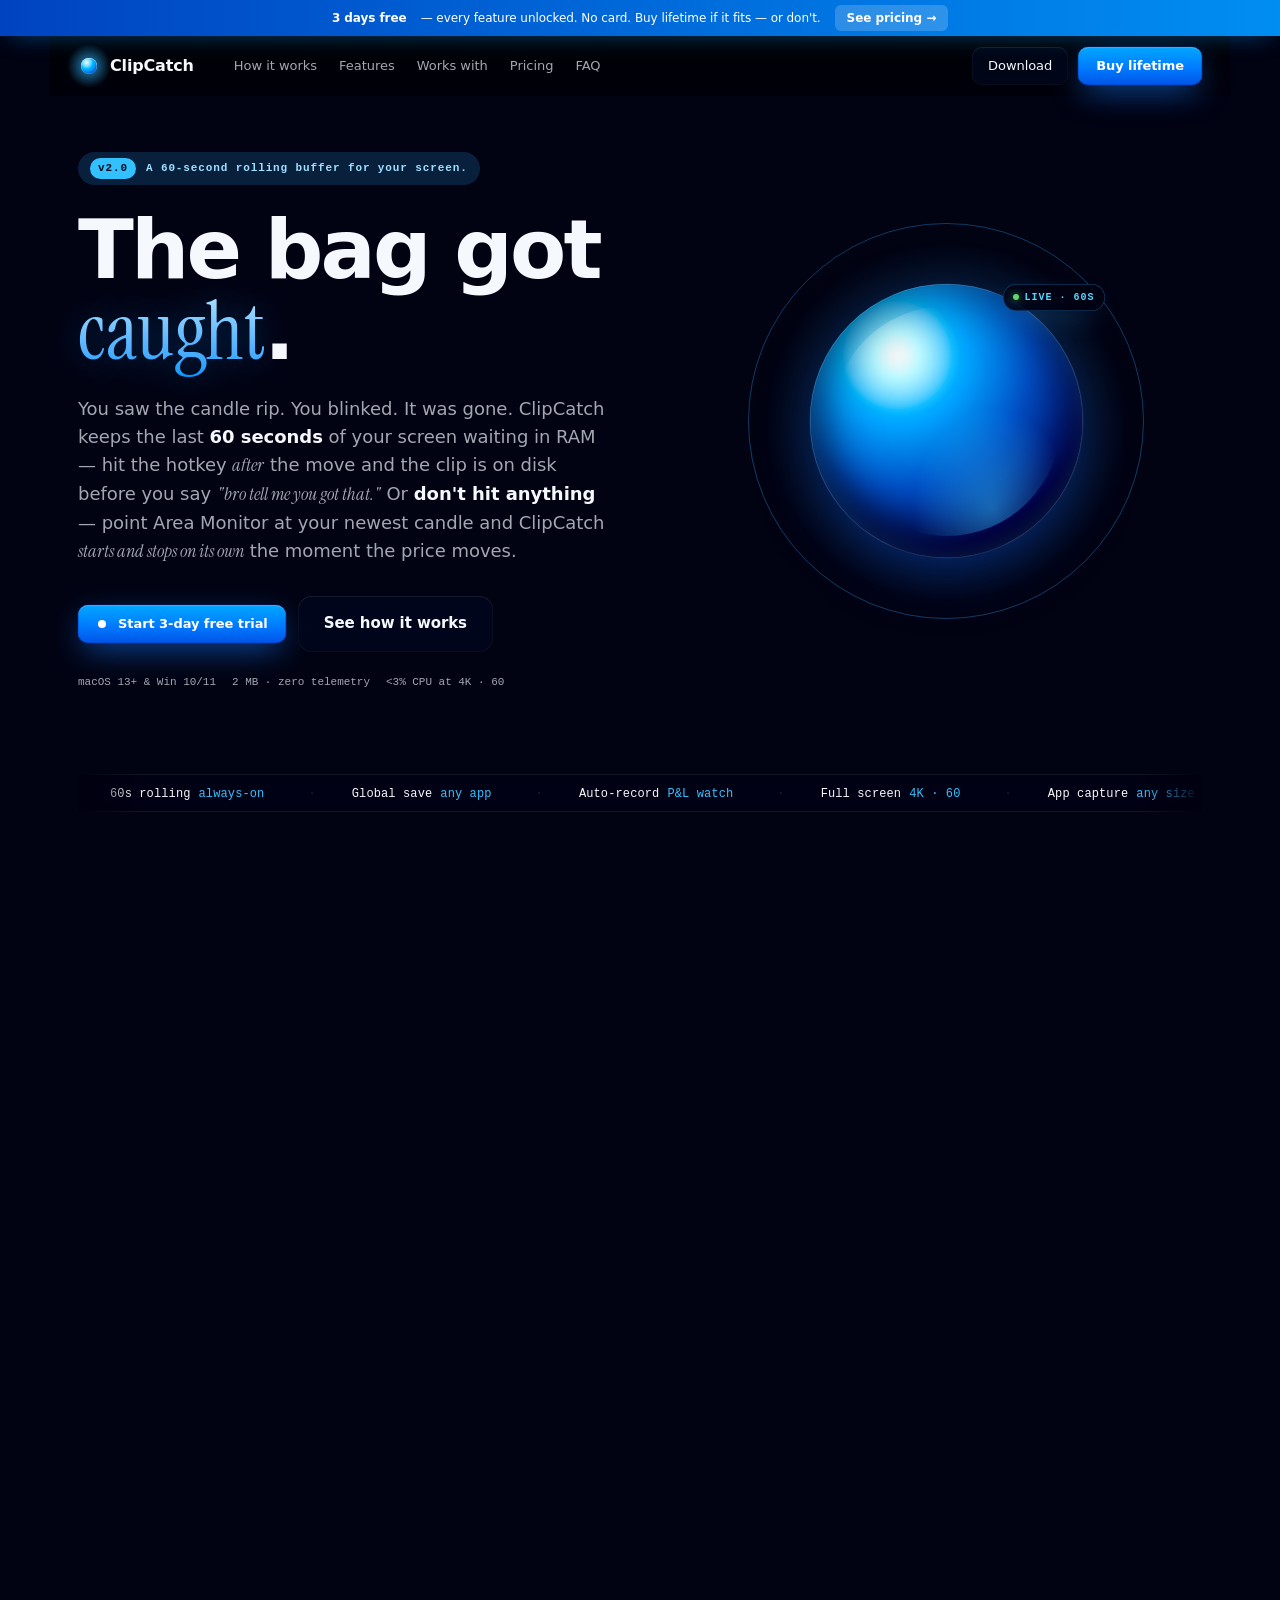
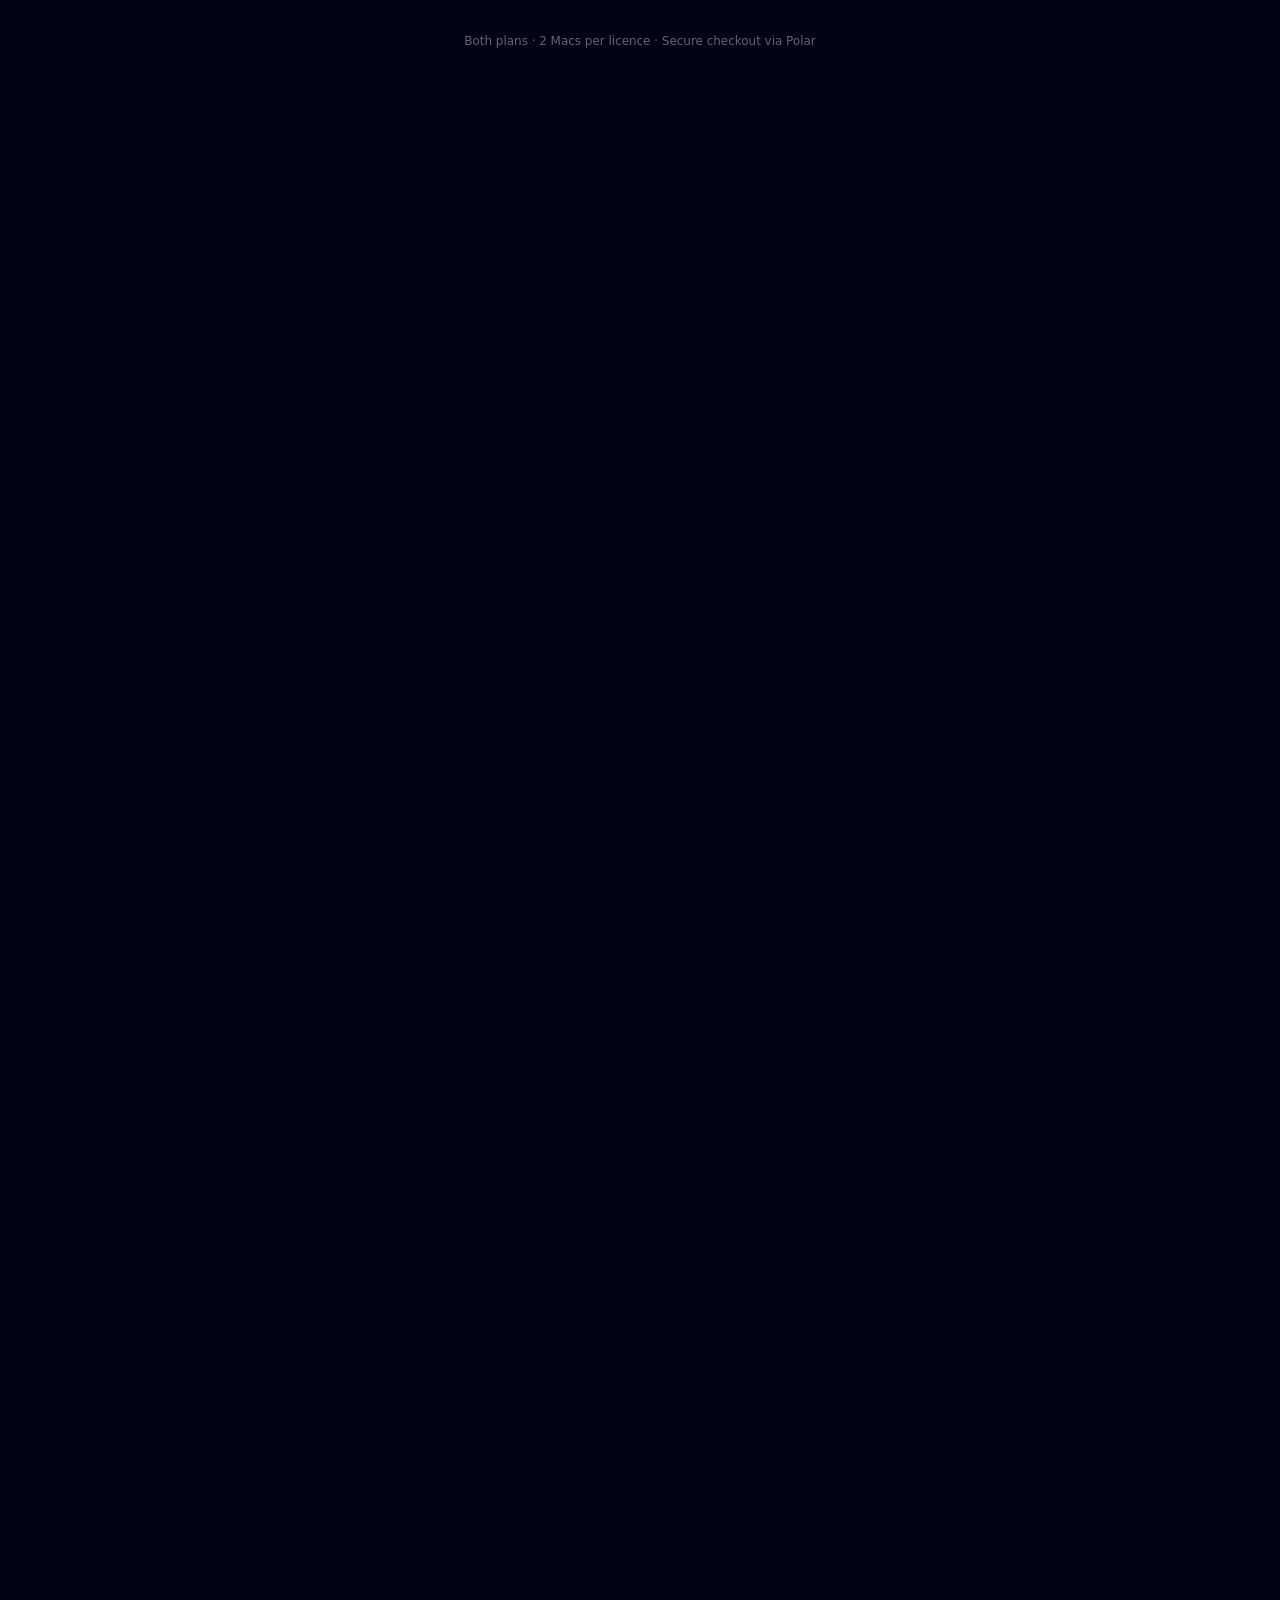
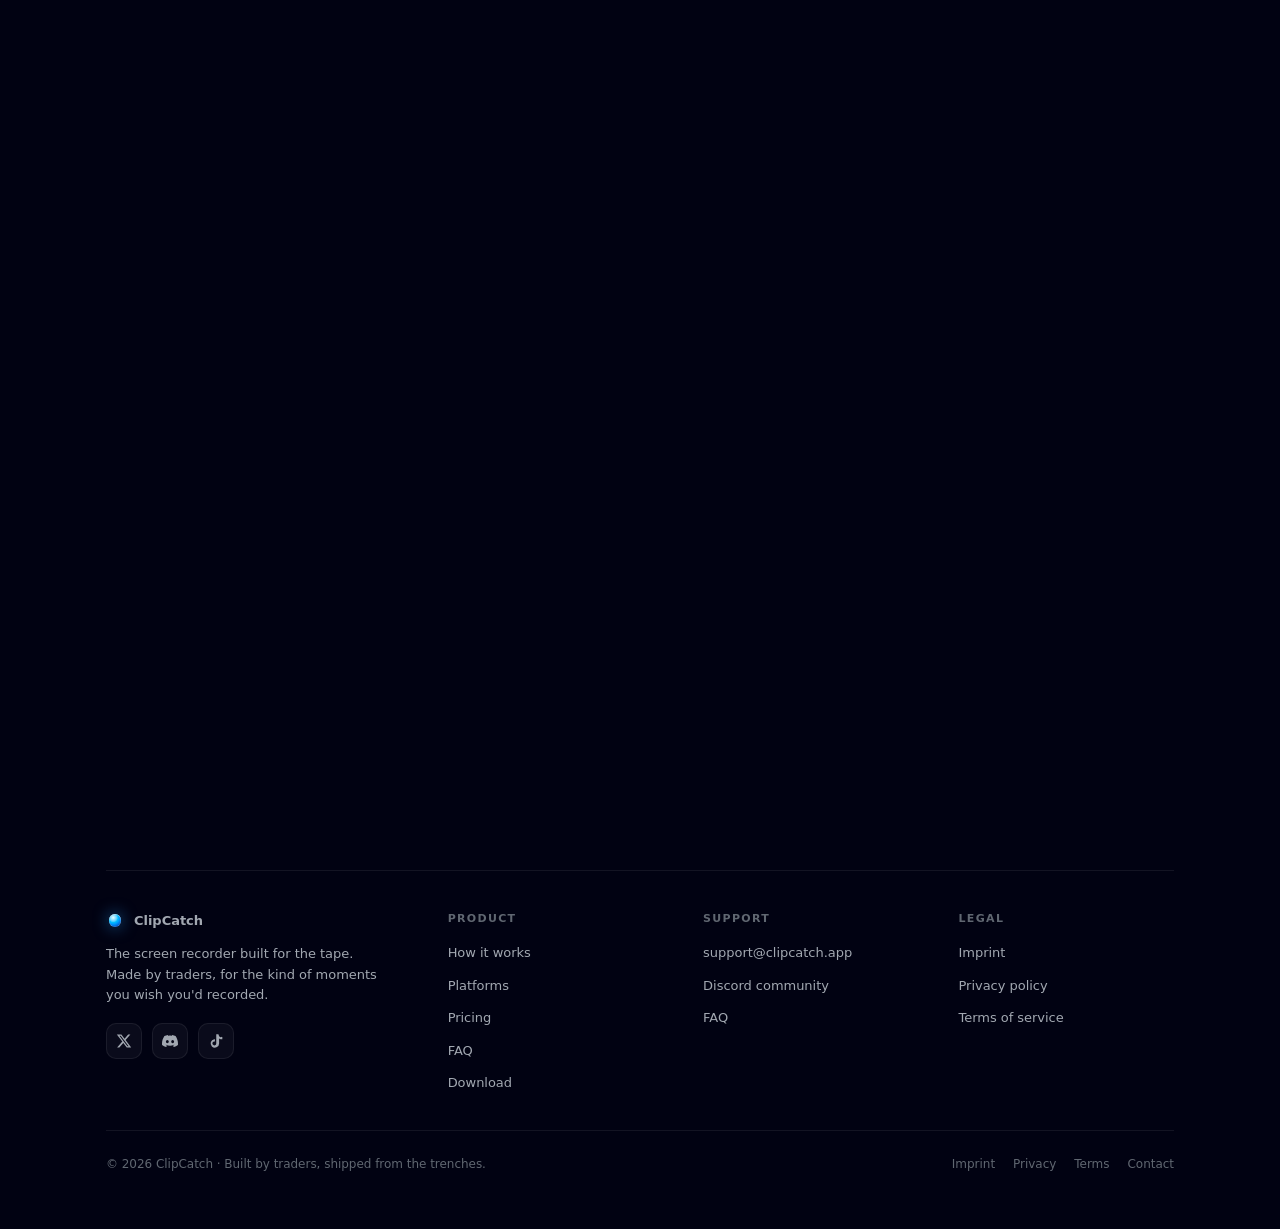
<file: index.html>
<!DOCTYPE html>
<html lang="en">
<head>
<meta charset="utf-8" />
<meta name="viewport" content="width=device-width, initial-scale=1, viewport-fit=cover" />
<!-- Match `--bg-deep` exactly so iOS Safari's chrome (status bar / URL bar)
     blends seamlessly with the page edges. Without this, iOS overlays its
     bars in a slightly different navy than what the page actually paints,
     creating a visible horizontal seam on mobile. -->
<meta name="theme-color" content="#080d18" />
<meta name="apple-mobile-web-app-capable" content="yes" />
<meta name="apple-mobile-web-app-status-bar-style" content="black-translucent" />
<meta name="apple-mobile-web-app-title" content="ClipCatch" />
<title>ClipCatch — the bag got caught.</title>
<meta name="description" content="A 60-second rolling buffer for your screen. Hit the hotkey AFTER the move and the clip is on disk before you say 'bro tell me you got that.'" />
<link rel="stylesheet" href="app/tokens.css"/>
<!-- Favicons. Safari is finicky about non-root paths and ignores ?v=
     cachebusters once an icon's been resolved, so we serve the icons
     from BOTH /app/ and the site root. The root copies are what Safari
     actually picks up. -->
<link rel="icon" type="image/x-icon" href="/favicon.ico?v=6"/>
<link rel="icon" type="image/png" sizes="32x32" href="/favicon-32.png?v=6"/>
<link rel="icon" type="image/png" sizes="256x256" href="/favicon.png?v=6"/>
<link rel="shortcut icon" href="/favicon.ico?v=6"/>
<link rel="apple-touch-icon" sizes="512x512" href="/apple-touch-icon.png?v=6"/>
<link rel="apple-touch-icon-precomposed" sizes="512x512" href="/apple-touch-icon-precomposed.png?v=6"/>
<!-- Preload the showcase screenshot so it starts streaming during the
     boot loader, never showing a half-loaded grey rectangle. -->
<link rel="preload" as="image" href="assets/screen-recorder.png" fetchpriority="high"/>
<!-- Instrument Serif — italic display face for the cyan accent words. -->
<link rel="preconnect" href="https://fonts.googleapis.com"/>
<link rel="preconnect" href="https://fonts.gstatic.com" crossorigin/>
<link href="https://fonts.googleapis.com/css2?family=Instrument+Serif:ital@0;1&display=swap" rel="stylesheet"/>
<style>
/* Accent face for <em>'d words. Lives globally so every section that
   highlights a phrase in cyan automatically picks it up. The italic
   pairs with Inter's geometric sans for clear typographic contrast
   without leaving the navy/cyan brand world. */
em, .accent-serif {
  font-family: "Instrument Serif", "Iowan Old Style", Georgia, serif;
  font-style: italic;
  font-weight: 400;
  letter-spacing: 0;
}
h1 em, h2 em, h3 em { letter-spacing: -0.5px; }
</style>
<style>
/* ───────────────────────────────────────────────────────────────────
   Page-specific layout — uses tokens from /app/tokens.css.
   Almost all chrome (cards, glow, orb, buttons) is already styled
   over there; this stylesheet handles flow and feature visuals only.
   ─────────────────────────────────────────────────────────────────── */

.site { max-width: 1180px; margin: 0 auto; padding: 0 28px; }
section { padding: 96px 0; }
section:first-of-type { padding-top: 56px; }
section.tight { padding: 56px 0; }

/* ── Trial banner (sticky above nav) ─────────────────────────────── */
.trial-banner {
  position: sticky; top: 0; z-index: 100;
  display: flex; align-items: center; justify-content: center; gap: 14px;
  height: 36px;
  background: linear-gradient(90deg,
    oklch(0.45 0.22 258 / 0.95), oklch(0.65 0.20 245 / 0.95));
  color: #fff; font-size: 12px; font-weight: 500;
  letter-spacing: -0.005em;
  box-shadow: 0 6px 24px -10px oklch(0.65 0.18 245 / 0.6);
}
.trial-banner b { font-weight: 700; }
.trial-banner a {
  color: #fff; text-decoration: none; font-weight: 600;
  background: oklch(1 0 0 / 0.18); padding: 4px 12px; border-radius: 6px;
}
.trial-banner a:hover { background: oklch(1 0 0 / 0.32); }

/* ── Nav ────────────────────────────────────────────────────────── */
nav.top {
  position: sticky; top: 36px; z-index: 99;
  display: flex; align-items: center; gap: 24px;
  height: 60px;
  padding: 0 28px;
  max-width: 1180px; margin: 0 auto;
  backdrop-filter: blur(14px) saturate(1.2);
  -webkit-backdrop-filter: blur(14px) saturate(1.2);
}
nav.top::before {
  content: ""; position: absolute; inset: 0;
  background: linear-gradient(180deg, oklch(0.045 0.030 258 / 0.85), oklch(0.045 0.030 258 / 0.55));
  z-index: -1;
}
nav.top .brand {
  display: flex; align-items: center; gap: 10px; text-decoration: none;
  font-size: 16px; font-weight: 600; color: var(--fg); letter-spacing: -0.01em;
}
nav.top .brand .brand-mark { width: 22px; height: 22px; }
nav.top .links {
  display: flex; gap: 22px; margin-left: 16px;
  font-size: 13px; color: var(--fg-mute);
}
nav.top .links a { text-decoration: none; transition: color 0.15s ease; }
nav.top .links a:hover { color: var(--fg); }
nav.top .right { margin-left: auto; display: flex; gap: 10px; }

/* ── Brand mark — the AppLogoMarkLite from the app: just the glowing
   cyan glass dot with a soft halo, no squircle frame. Flows into
   the page's ambient gradient instead of sitting on it like a
   pasted app-icon thumbnail. */
.brand-mark {
  position: relative;
  display: inline-grid; place-items: center;
  width: 22px; height: 22px;
  background: transparent;
  flex-shrink: 0;
}
.brand-mark::before {
  /* Outer halo bloom — sits behind the dot, fades into the bg. */
  content: ""; position: absolute; inset: -50%;
  border-radius: 50%;
  background: radial-gradient(circle,
    oklch(0.78 0.18 245 / 0.55) 0%,
    oklch(0.78 0.18 245 / 0.20) 45%,
    transparent 70%);
  z-index: -1;
  pointer-events: none;
}
.brand-mark::after {
  /* The cyan glass dot. */
  content: "";
  width: 70%; height: 70%;
  border-radius: 50%;
  background:
    radial-gradient(circle at 35% 28%,
      oklch(0.98 0.03 220) 0%,
      oklch(0.78 0.18 240) 38%,
      oklch(0.45 0.22 250) 80%,
      oklch(0.18 0.18 260) 100%);
  box-shadow:
    inset 0 0.5px 0 oklch(1 0 0 / 0.55),
    inset 0 0 0 0.5px oklch(1 0 0 / 0.30),
    0 0 16px oklch(0.78 0.18 245 / 0.55);
}
.brand-mark.sm { width: 18px; height: 18px; }
.brand-mark.lg { width: 64px; height: 64px; }

/* ── Hero ──────────────────────────────────────────────────────── */
.hero {
  position: relative;
  display: grid;
  grid-template-columns: minmax(0, 1.05fr) minmax(0, 0.95fr);
  gap: 48px;
  align-items: center;
  padding: 80px 0 60px;
}
.hero .eyebrow {
  display: inline-flex; align-items: center; gap: 10px;
  padding: 6px 12px; margin-bottom: 24px;
  background: var(--cyan-soft); color: oklch(0.88 0.10 245);
  border-radius: 999px;
  font-family: var(--mono); font-size: 11px; font-weight: 600; letter-spacing: 0.08em;
  white-space: nowrap; max-width: 100%;
}
.hero .eyebrow .pill {
  display: inline-flex; align-items: center; gap: 6px;
  background: oklch(0.78 0.18 245); color: #03081C;
  padding: 2px 8px; border-radius: 999px;
  font-weight: 700;
  white-space: nowrap;
}
.hero .eyebrow .tail { white-space: nowrap; }
.hero h1 {
  margin: 0 0 22px;
  font-size: clamp(48px, 6.4vw, 84px);
  font-weight: 600;
  letter-spacing: -0.035em; line-height: 1.0;
  color: var(--fg);
}
.hero h1 em {
  font-style: normal;
  background: linear-gradient(180deg, oklch(0.95 0.06 245), oklch(0.65 0.20 250));
  -webkit-background-clip: text; background-clip: text;
  -webkit-text-fill-color: transparent;
  text-shadow: 0 0 32px oklch(0.65 0.20 250 / 0.35);
}
.hero-sub {
  font-size: 18px; line-height: 1.55;
  color: var(--fg-mute); max-width: 540px;
  margin: 0 0 30px;
}
.hero-cta { display: flex; gap: 12px; align-items: center; flex-wrap: wrap; }
.hero-meta {
  margin-top: 22px;
  display: flex; gap: 16px; flex-wrap: wrap;
  font-family: var(--mono); font-size: 11px; color: var(--fg-faint);
}
.hero-meta b { color: var(--fg-mute); font-weight: 500; }
.hero-orb {
  display: grid; place-items: center;
  position: relative;
}

/* On narrow screens, stack and hide the side orb. */
@media (max-width: 900px) {
  .hero { grid-template-columns: 1fr; gap: 32px; padding: 56px 0 40px; }
  .hero-orb { order: -1; }
  .hero-orb .orb { width: 220px !important; height: 220px !important; }
}

/* ── Stat strip ─────────────────────────────────────────────────── */
.statbar {
  display: grid;
  grid-template-columns: repeat(4, minmax(0, 1fr));
  gap: 0;
  padding: 28px 0;
  border-top: 0.5px solid var(--line);
  border-bottom: 0.5px solid var(--line);
}
.statbar .stat {
  display: flex; flex-direction: column; align-items: center; gap: 6px;
  border-right: 0.5px solid var(--line);
}
.statbar .stat:last-child { border-right: 0; }
.statbar .stat .n {
  font-size: 38px; font-weight: 600; letter-spacing: -0.025em;
  color: var(--fg);
  font-variant-numeric: tabular-nums;
  text-shadow: 0 0 24px oklch(0.78 0.18 245 / 0.30);
}
.statbar .stat .n small {
  font-size: 18px; font-weight: 500; opacity: 0.5; margin-left: 2px;
  vertical-align: 2px;
}
.statbar .stat .l {
  font-size: 11.5px; color: var(--fg-faint);
  letter-spacing: 0.04em; text-transform: uppercase;
  font-family: var(--mono);
}
@media (max-width: 720px) {
  .statbar { grid-template-columns: repeat(2, 1fr); }
  .statbar .stat:nth-child(2) { border-right: 0; }
}

/* ── Showcase / app screenshot ──────────────────────────────────── */
.showcase-frame {
  position: relative;
  max-width: 1080px;
  margin: 0 auto;
  transition: transform 0.5s cubic-bezier(0.22, 1, 0.36, 1);
  will-change: transform;
}
.showcase-frame:hover {
  transform: perspective(1800px) rotateX(1.2deg) translateY(-4px) scale(1.005);
}
.showcase-frame img {
  display: block;
  width: 100%;
  height: auto;
  /* Reserve the right aspect ratio so the layout doesn't show an
     empty rectangle while the screenshot is still decoding. The
     screenshot is 2584×1744 ≈ 1.482:1. */
  aspect-ratio: 2584 / 1744;
  background: transparent;
  /* Cyan-blue ambient glow only — no dark drop-shadow, no border. */
  filter:
    drop-shadow(0 0 60px oklch(0.62 0.22 258 / 0.45))
    drop-shadow(0 0 120px oklch(0.55 0.22 245 / 0.30));
  transition: filter 0.5s ease, opacity 0.5s ease;
}
/* While the image is still decoding, fade it in instead of popping in
   as a hard rectangle. */
.showcase-frame img:not(.is-loaded) {
  opacity: 0;
}
.showcase-frame img.is-loaded {
  opacity: 1;
}
.showcase-frame:hover img.is-loaded {
  filter:
    drop-shadow(0 0 80px oklch(0.62 0.22 258 / 0.60))
    drop-shadow(0 0 160px oklch(0.55 0.22 245 / 0.40));
}
.showcase-glow {
  position: absolute;
  inset: -30% 5% auto 5%;
  height: 70%;
  background: radial-gradient(ellipse at 50% 50%, oklch(0.62 0.22 258 / 0.35), transparent 70%);
  filter: blur(50px);
  pointer-events: none;
  z-index: -1;
}

/* ── Section heads ──────────────────────────────────────────────── */
.sec-head { text-align: center; max-width: 720px; margin: 0 auto 56px; }
.sec-head .eyebrow {
  display: inline-block; margin-bottom: 16px;
  font-family: var(--mono); font-size: 11px; font-weight: 600;
  letter-spacing: 0.12em; text-transform: uppercase;
  color: oklch(0.78 0.18 245);
}
.sec-head h2 {
  margin: 0 0 16px;
  font-size: clamp(32px, 4vw, 52px);
  font-weight: 600; letter-spacing: -0.03em;
  color: var(--fg); line-height: 1.05;
}
.sec-head p {
  font-size: 17px; color: var(--fg-mute); margin: 0; line-height: 1.55;
}

/* ── 3-column "Three things" cards ──────────────────────────────── */
.pillars {
  display: grid; grid-template-columns: repeat(3, minmax(0, 1fr));
  gap: 18px;
}
.pillar {
  padding: 28px 26px;
  background: var(--bg-card);
  backdrop-filter: blur(14px) saturate(1.15);
  -webkit-backdrop-filter: blur(14px) saturate(1.15);
  border-radius: 16px;
  box-shadow:
    inset 0 0 0 0.5px var(--line),
    inset 0 1px 0 oklch(1 0 0 / 0.06),
    0 24px 48px -24px rgba(0,0,0,0.5);
  display: flex; flex-direction: column; gap: 14px;
  transition: transform 0.25s ease, box-shadow 0.25s ease;
}
.pillar:hover {
  transform: translateY(-2px);
  box-shadow:
    inset 0 0 0 0.5px var(--line-glow),
    inset 0 1px 0 oklch(1 0 0 / 0.08),
    0 32px 60px -24px var(--cyan-glow);
}
.pillar .num {
  font-family: var(--mono); font-size: 11px; font-weight: 600;
  letter-spacing: 0.12em; color: oklch(0.78 0.18 245);
}
.pillar h5 {
  margin: 0; font-size: 19px; font-weight: 600;
  letter-spacing: -0.018em; color: var(--fg); line-height: 1.25;
}
.pillar p { margin: 0; font-size: 14px; color: var(--fg-mute); line-height: 1.55; }
.pillar .visual {
  height: 130px; margin-top: auto;
  border-radius: 10px;
  background: oklch(0.06 0.025 258);
  box-shadow: inset 0 0 0 0.5px var(--line);
  position: relative; overflow: hidden;
}
@media (max-width: 760px) { .pillars { grid-template-columns: 1fr; } }

/* ── Alternating feature blocks ─────────────────────────────────── */
.feature {
  display: grid; grid-template-columns: minmax(0, 1fr) minmax(0, 1fr);
  gap: 64px; align-items: center;
}
.feature.flip > .copy { order: 2; }
.feature .eyebrow {
  display: inline-block; margin-bottom: 14px;
  font-family: var(--mono); font-size: 11px; font-weight: 600;
  letter-spacing: 0.12em; text-transform: uppercase;
  color: oklch(0.78 0.18 245);
}
.feature h3 {
  margin: 0 0 18px;
  font-size: clamp(32px, 3.5vw, 44px);
  font-weight: 600; letter-spacing: -0.025em;
  color: var(--fg); line-height: 1.05;
}
.feature h3 em {
  font-style: normal;
  background: linear-gradient(180deg, oklch(0.92 0.10 240), oklch(0.55 0.22 255));
  -webkit-background-clip: text; background-clip: text;
  -webkit-text-fill-color: transparent;
}
.feature p { font-size: 16.5px; color: var(--fg-mute); line-height: 1.6; margin: 0 0 24px; }
.feature ul { list-style: none; padding: 0; margin: 0; display: flex; flex-direction: column; gap: 10px; }
.feature ul li {
  display: grid; grid-template-columns: 18px 1fr; gap: 12px;
  font-size: 14.5px; color: var(--fg-mute); line-height: 1.55;
}
.feature ul li svg { margin-top: 3px; color: var(--cyan); }

/* Feature visual — generic frame */
.feat-visual {
  position: relative;
  aspect-ratio: 1.05 / 1;
  border-radius: 22px;
  background: var(--bg-card);
  backdrop-filter: blur(14px) saturate(1.15);
  -webkit-backdrop-filter: blur(14px) saturate(1.15);
  box-shadow:
    inset 0 0 0 0.5px var(--line),
    inset 0 1px 0 oklch(1 0 0 / 0.06),
    0 40px 80px -40px var(--rec-glow);
  overflow: hidden;
}
.feat-visual::before {
  content: ""; position: absolute; inset: 0;
  background:
    radial-gradient(circle at 20% 18%, oklch(0.78 0.18 245 / 0.18), transparent 50%),
    radial-gradient(circle at 80% 86%, oklch(0.55 0.22 258 / 0.20), transparent 50%);
  pointer-events: none;
}

@media (max-width: 880px) {
  .feature { grid-template-columns: 1fr; gap: 32px; }
  .feature.flip > .copy { order: 1; }
}

/* Buffer-feature timeline */
.buf-bars {
  position: absolute; inset: 16% 18% 28% 18%;
  display: grid; grid-template-columns: repeat(20, 1fr); gap: 4px; align-items: end;
}
.buf-bars span {
  background: linear-gradient(180deg, oklch(0.35 0.12 258), oklch(0.15 0.06 258));
  border-radius: 2px;
  box-shadow: inset 0 0 0 0.5px oklch(0.50 0.18 258 / 0.35);
}
.buf-bars span.live {
  background: linear-gradient(180deg, oklch(0.85 0.18 245), oklch(0.55 0.22 258));
  box-shadow: 0 0 12px oklch(0.78 0.18 245 / 0.7);
}
.buf-tag {
  position: absolute; top: 22px; left: 22px;
  padding: 6px 10px; border-radius: 8px;
  background: oklch(0.06 0.025 258 / 0.7);
  backdrop-filter: blur(8px);
  color: var(--fg);
  font-family: var(--mono); font-size: 10px; letter-spacing: 0.08em;
  box-shadow: inset 0 0 0 0.5px var(--line);
}
.buf-tag .dot {
  display: inline-block; width: 6px; height: 6px; border-radius: 50%;
  background: var(--cyan);
  box-shadow: 0 0 8px var(--cyan-glow);
  vertical-align: middle; margin-right: 6px;
}
.buf-axis {
  position: absolute; left: 18%; right: 18%; bottom: 16%;
  display: flex; justify-content: space-between;
  font-family: var(--mono); font-size: 9.5px; color: var(--fg-faint);
  letter-spacing: 0.06em;
}

/* Area-monitor visual — pulsing ring */
.scan-frame {
  position: absolute; left: 50%; top: 50%;
  transform: translate(-50%, -50%);
  width: 58%; aspect-ratio: 1.6/1;
  border-radius: 12px;
  border: 1.5px dashed oklch(0.78 0.18 245 / 0.65);
  box-shadow:
    0 0 0 1px oklch(0.78 0.18 245 / 0.18),
    0 0 32px oklch(0.78 0.18 245 / 0.35),
    inset 0 0 32px oklch(0.78 0.18 245 / 0.08);
  animation: scan-pulse 2.6s ease-in-out infinite;
}
.scan-corner {
  position: absolute; width: 14px; height: 14px;
  border: 2px solid oklch(0.85 0.18 245);
  border-radius: 2px;
  box-shadow: 0 0 8px var(--cyan-glow);
}
.scan-corner.tl { top: -7px; left: -7px; border-right: 0; border-bottom: 0; }
.scan-corner.tr { top: -7px; right: -7px; border-left: 0; border-bottom: 0; }
.scan-corner.bl { bottom: -7px; left: -7px; border-right: 0; border-top: 0; }
.scan-corner.br { bottom: -7px; right: -7px; border-left: 0; border-top: 0; }

.scan-line {
  position: absolute; left: 0; right: 0; height: 2px;
  background: linear-gradient(90deg, transparent, oklch(0.85 0.18 245 / 0.85), transparent);
  box-shadow: 0 0 12px oklch(0.78 0.18 245 / 0.7);
  animation: scan-sweep 3.2s ease-in-out infinite;
  pointer-events: none;
}

@keyframes scan-pulse {
  0%, 100% { box-shadow: 0 0 0 1px oklch(0.78 0.18 245 / 0.18), 0 0 24px oklch(0.78 0.18 245 / 0.30), inset 0 0 24px oklch(0.78 0.18 245 / 0.06); }
  50%      { box-shadow: 0 0 0 1px oklch(0.78 0.18 245 / 0.30), 0 0 48px oklch(0.78 0.18 245 / 0.50), inset 0 0 36px oklch(0.78 0.18 245 / 0.12); }
}
@keyframes scan-sweep {
  0%   { top: 18%; opacity: 0; }
  10%  { opacity: 1; }
  90%  { opacity: 1; }
  100% { top: 82%; opacity: 0; }
}

/* Region-picker visual — selection rectangle being drawn.
   Empty canvas, just a hairline frame; lets the parent glass show
   through and keeps the focus on the picker rectangle itself. */
.region-canvas {
  position: absolute; inset: 8%;
  border-radius: 12px;
  background: transparent;
  box-shadow: inset 0 0 0 0.5px var(--line-soft);
  overflow: hidden;
}
.region-rect {
  position: absolute; left: 22%; top: 28%; width: 46%; height: 36%;
  border-radius: 6px;
  background: oklch(0.78 0.18 245 / 0.12);
  border: 1px solid oklch(0.85 0.18 245 / 0.7);
  box-shadow:
    0 0 24px oklch(0.78 0.18 245 / 0.45),
    inset 0 0 24px oklch(0.78 0.18 245 / 0.08);
}
.region-rect::before {
  content: "640 × 420"; position: absolute; bottom: -22px; right: 0;
  font-family: var(--mono); font-size: 10px; color: var(--cyan);
  letter-spacing: 0.04em;
}
.region-cursor {
  position: absolute; right: 28%; top: 60%;
  width: 14px; height: 14px;
  background: linear-gradient(135deg, oklch(0.95 0.05 245), oklch(0.65 0.22 250));
  border-radius: 2px; transform: rotate(-25deg);
  box-shadow: 0 0 12px oklch(0.78 0.18 245 / 0.7);
}

/* ── Use cases (4-col card grid) ────────────────────────────────── */
.usecases {
  display: grid; grid-template-columns: repeat(3, minmax(0, 1fr));
  gap: 16px;
}
.uc {
  padding: 22px;
  background: var(--bg-card);
  backdrop-filter: blur(12px) saturate(1.15);
  border-radius: 16px;
  box-shadow:
    inset 0 0 0 0.5px var(--line),
    0 24px 48px -24px rgba(0,0,0,0.4);
  display: flex; flex-direction: column; gap: 10px;
  transition: transform 0.25s ease, box-shadow 0.25s ease;
}
.uc:hover {
  transform: translateY(-2px);
  box-shadow:
    inset 0 0 0 0.5px var(--line-glow),
    0 32px 60px -24px var(--cyan-glow);
}
.uc .tag {
  align-self: flex-start;
  padding: 3px 10px; border-radius: 999px;
  background: var(--cyan-soft);
  color: oklch(0.85 0.10 245);
  font-family: var(--mono); font-size: 10px; font-weight: 600;
  letter-spacing: 0.08em;
}
.uc h4 { margin: 0; font-size: 17px; font-weight: 600; letter-spacing: -0.02em; color: var(--fg); }
.uc p  { margin: 0; font-size: 13.5px; color: var(--fg-mute); line-height: 1.55; }
@media (max-width: 880px) { .usecases { grid-template-columns: 1fr; } }

/* ── Compatibility logo grid ────────────────────────────────────── */
.compat {
  display: grid; grid-template-columns: repeat(6, minmax(0, 1fr));
  gap: 12px; max-width: 980px; margin: 0 auto;
}
.compat-item {
  padding: 22px 12px;
  background: var(--bg-card);
  border-radius: 14px;
  box-shadow: inset 0 0 0 0.5px var(--line);
  text-align: center;
  display: flex; flex-direction: column; align-items: center; gap: 10px;
  transition: box-shadow 0.2s ease, transform 0.2s ease;
}
.compat-item:hover {
  transform: translateY(-2px);
  box-shadow:
    inset 0 0 0 0.5px var(--line-glow),
    0 16px 36px -16px var(--cyan-glow);
}
.compat-item .glyph {
  width: 36px; height: 36px;
  display: grid; place-items: center;
  border-radius: 9px;
  background: oklch(0.10 0.04 258);
  box-shadow: inset 0 0 0 0.5px var(--line);
  color: oklch(0.78 0.18 245);
}
.compat-item .nm { font-size: 13px; font-weight: 600; color: var(--fg); }
.compat-item .sub { font-size: 10.5px; color: var(--fg-faint); font-family: var(--mono); }
@media (max-width: 760px) { .compat { grid-template-columns: repeat(3, 1fr); } }
@media (max-width: 480px) { .compat { grid-template-columns: repeat(2, 1fr); } }

/* ── Quotes ─────────────────────────────────────────────────────── */
.quotes { display: grid; grid-template-columns: 1.4fr 1fr 1fr; gap: 16px; }
.q {
  padding: 26px;
  background: var(--bg-card);
  backdrop-filter: blur(12px) saturate(1.15);
  border-radius: 16px;
  box-shadow: inset 0 0 0 0.5px var(--line);
  display: flex; flex-direction: column; gap: 18px;
}
.q.big blockquote { font-size: 21px; line-height: 1.4; }
.q blockquote {
  margin: 0; font-size: 15px; line-height: 1.55;
  color: var(--fg); letter-spacing: -0.012em;
}
.q blockquote em { color: oklch(0.85 0.18 245); font-style: normal; }
.q .who { display: flex; align-items: center; gap: 12px; margin-top: auto; }
.q .av {
  width: 36px; height: 36px; border-radius: 50%;
  background: linear-gradient(135deg, oklch(0.62 0.22 258), oklch(0.40 0.22 258));
  display: grid; place-items: center;
  font-weight: 700; font-size: 12px; color: #fff;
  box-shadow: inset 0 0 0 0.5px oklch(1 0 0 / 0.18);
}
.q .nm { font-size: 13px; font-weight: 600; color: var(--fg); }
.q .meta { font-size: 11px; color: var(--fg-faint); font-family: var(--mono); }
@media (max-width: 880px) { .quotes { grid-template-columns: 1fr; } }

/* ── Pricing ────────────────────────────────────────────────────── */
.pricing { display: grid; grid-template-columns: repeat(2, minmax(0, 1fr)); gap: 16px; max-width: 820px; margin: 0 auto; }
.plan {
  position: relative;
  padding: 32px;
  background: var(--bg-card);
  backdrop-filter: blur(14px) saturate(1.15);
  border-radius: 20px;
  box-shadow: inset 0 0 0 0.5px var(--line);
  display: flex; flex-direction: column; gap: 18px;
}
.plan.featured {
  background: linear-gradient(180deg, oklch(0.18 0.08 258), var(--bg-card));
  box-shadow:
    inset 0 0 0 1px var(--line-glow),
    0 36px 72px -24px var(--rec-glow);
}
.plan .badge {
  position: absolute; top: 22px; right: 22px;
  font-family: var(--mono); font-size: 9.5px; font-weight: 700; letter-spacing: 0.10em;
  padding: 4px 10px; border-radius: 999px;
  background: var(--rec); color: #fff;
  box-shadow: 0 8px 24px -8px var(--rec-glow);
}
.plan h3 { margin: 0; font-size: 15px; font-weight: 600; color: var(--fg); letter-spacing: 0.02em; text-transform: uppercase; }
.plan .price { font-size: 48px; font-weight: 600; letter-spacing: -0.03em; color: var(--fg); line-height: 1; }
.plan .terms { color: var(--fg-mute); font-size: 13px; margin-top: 4px; }
.plan ul { list-style: none; padding: 0; margin: 0; display: flex; flex-direction: column; gap: 10px; }
.plan ul li {
  display: grid; grid-template-columns: 18px 1fr; gap: 12px;
  font-size: 13.5px; color: var(--fg-mute); align-items: flex-start;
}
.plan ul li svg { color: var(--cyan); margin-top: 3px; }
@media (max-width: 760px) { .pricing { grid-template-columns: 1fr; } }

/* ── FAQ ────────────────────────────────────────────────────────── */
.faq { max-width: 820px; margin: 0 auto; display: flex; flex-direction: column; gap: 10px; }
.faq-item {
  padding: 18px 22px;
  background: var(--bg-card);
  border-radius: 12px;
  box-shadow: inset 0 0 0 0.5px var(--line);
  transition: box-shadow 0.2s ease;
}
.faq-item:hover { box-shadow: inset 0 0 0 0.5px var(--line-glow); }
.faq-item h6 { margin: 0 0 6px; font-size: 14.5px; font-weight: 600; color: var(--fg); letter-spacing: -0.012em; }
.faq-item p  { margin: 0; font-size: 13.5px; line-height: 1.55; color: var(--fg-mute); }
.faq-item p a { color: var(--cyan); text-decoration: none; }

/* ── Final CTA ──────────────────────────────────────────────────── */
.final {
  position: relative;
  text-align: center;
  padding: 96px 28px;
  border-radius: 28px;
  background: var(--bg-card);
  backdrop-filter: blur(14px) saturate(1.15);
  box-shadow:
    inset 0 0 0 0.5px var(--line-glow),
    0 60px 120px -40px var(--rec-glow);
  overflow: hidden;
}
.final::before {
  content: ""; position: absolute; inset: -10%;
  background:
    radial-gradient(circle at 50% 0%, oklch(0.78 0.18 245 / 0.30), transparent 55%),
    radial-gradient(circle at 50% 100%, oklch(0.55 0.22 258 / 0.30), transparent 55%);
  pointer-events: none;
}
.final > * { position: relative; }
.final h2 { margin: 0 0 16px; font-size: clamp(36px, 5vw, 60px); font-weight: 600; letter-spacing: -0.03em; color: var(--fg); line-height: 1.05; }
.final p { margin: 0 0 26px; font-size: 17px; color: var(--fg-mute); max-width: 620px; margin-left: auto; margin-right: auto; }
.final .meta { margin-top: 16px; font-family: var(--mono); font-size: 11px; color: var(--fg-faint); }

/* ── Footer ─────────────────────────────────────────────────────── */
footer { padding: 56px 28px 56px; }
.foot-inner {
  max-width: 1180px; margin: 0 auto;
  border-top: 0.5px solid var(--line);
  padding-top: 40px;
}
.foot-grid {
  display: grid;
  grid-template-columns: 1.4fr 1fr 1fr 1fr;
  gap: 40px;
  margin-bottom: 36px;
}
.foot-col h4 {
  margin: 0 0 14px; font-size: 11px; letter-spacing: 0.12em;
  text-transform: uppercase; color: var(--fg-faint); font-weight: 600;
}
.foot-col ul { list-style: none; margin: 0; padding: 0; display: flex; flex-direction: column; gap: 10px; }
.foot-col a {
  font-size: 13px; color: var(--fg-mute); text-decoration: none;
  transition: color 0.15s ease;
}
.foot-col a:hover { color: var(--fg); }
.foot-brand {
  display: flex; align-items: center; gap: 10px;
  font-size: 16px; font-weight: 600; color: var(--fg);
  text-decoration: none; margin-bottom: 14px;
}
.foot-tagline {
  font-size: 13px; color: var(--fg-mute); line-height: 1.55;
  max-width: 280px; margin: 0 0 18px;
}
.foot-socials { display: flex; gap: 10px; }
.foot-socials a {
  display: inline-flex; align-items: center; justify-content: center;
  width: 36px; height: 36px; border-radius: 10px;
  background: oklch(1 0 0 / 0.04);
  border: 0.5px solid var(--line);
  color: var(--fg-mute);
  transition: all 0.18s ease;
}
.foot-socials a:hover {
  color: var(--fg);
  background: oklch(1 0 0 / 0.08);
  border-color: oklch(1 0 0 / 0.18);
  transform: translateY(-1px);
}
.foot-socials svg { width: 16px; height: 16px; }
.foot-bottom {
  display: flex; align-items: center; justify-content: space-between;
  flex-wrap: wrap; gap: 16px;
  padding-top: 24px;
  border-top: 0.5px solid var(--line);
  font-size: 12px; color: var(--fg-faint);
}
.foot-bottom-links { display: flex; gap: 18px; flex-wrap: wrap; }
.foot-bottom-links a { color: var(--fg-faint); text-decoration: none; }
.foot-bottom-links a:hover { color: var(--fg-mute); }
@media (max-width: 760px) {
  .foot-grid { grid-template-columns: 1fr 1fr; gap: 32px 20px; }
  .foot-col:first-child { grid-column: 1 / -1; }
}

/* ── Tactile 3D hover ────────────────────────────────────────────
   Cards, plans, features, FAQ items, compat tiles — they all lift
   slightly + tilt forward when the cursor enters. Spring-y ease so
   it feels physical, not robotic. Composited (transform + shadow
   only), no layout cost. */
.pillar, .uc, .q, .plan, .feat-visual, .compat-item, .faq-item {
  transition:
    transform 0.4s cubic-bezier(0.22, 1, 0.36, 1),
    box-shadow 0.35s ease;
  transform-style: preserve-3d;
  will-change: transform;
}
.pillar:hover, .uc:hover {
  transform: perspective(1200px) translateY(-5px) rotateX(2.5deg) scale(1.015);
}
.q:hover {
  transform: perspective(1200px) translateY(-4px) rotateX(2deg) scale(1.012);
}
.compat-item:hover {
  transform: perspective(1000px) translateY(-3px) rotateX(3deg) scale(1.03);
}
.faq-item:hover {
  transform: perspective(1200px) translateY(-2px) scale(1.008);
}
.plan:hover {
  transform: perspective(1400px) translateY(-4px) rotateX(1.5deg) scale(1.012);
}
.feat-visual:hover {
  transform: perspective(1400px) rotateY(-2.5deg) rotateX(1.5deg) translateY(-3px) scale(1.012);
}

/* ── Reveal-on-scroll — 3D rise + scale ─────────────────────────
   Each block tilts up from below the floor as it scrolls into
   view, scales from 96% to 100%, and fades in. Looks tactile
   without ever touching layout (only transform + opacity, both
   GPU). The smooth-out ease (cubic-bezier 0.22, 1, 0.36, 1) is
   the "Apple product page" curve — slow tail, snappy start. */
.reveal {
  opacity: 0;
  transform: perspective(1400px) translateY(48px) rotateX(8deg) scale(0.96);
  transition:
    opacity 0.65s ease,
    transform 0.75s cubic-bezier(0.22, 1, 0.36, 1);
  transform-origin: center 60%;
  will-change: transform, opacity;
}
.reveal.in {
  opacity: 1;
  transform: perspective(1400px) translateY(0) rotateX(0) scale(1);
}
/* Once the animation has finished, drop will-change so the
   browser doesn't keep paying the layer cost forever. */
.reveal.in.done { will-change: auto; }

/* ── Feature ticker ──────────────────────────────────────────────
   Slim dark strip running edge-to-edge, mono labels with cyan-blue
   accents — same shape as the old market ticker but listing
   ClipCatch's features instead of futures symbols. */
.tickers {
  position: relative; z-index: 1;
  height: 38px; overflow: hidden;
  border-top: 0.5px solid var(--line);
  border-bottom: 0.5px solid var(--line);
  background: oklch(0.10 0.05 263 / 0.55);
  backdrop-filter: blur(14px) saturate(1.15);
  -webkit-backdrop-filter: blur(14px) saturate(1.15);
  -webkit-mask-image: linear-gradient(90deg, transparent 0, #000 5%, #000 95%, transparent 100%);
          mask-image: linear-gradient(90deg, transparent 0, #000 5%, #000 95%, transparent 100%);
  margin: 24px 0 0;
}
.ticker-track {
  display: inline-flex; gap: 36px;
  height: 38px; align-items: center;
  white-space: nowrap;
  padding-left: 32px;
  animation: ticker-scroll 60s linear infinite;
  font-family: var(--mono); font-size: 12px; color: var(--fg-mute);
  letter-spacing: 0.01em;
}
.ticker-track .tk { display: inline-flex; align-items: center; gap: 8px; }
.ticker-track .tk b {
  color: var(--fg); font-weight: 600;
  font-family: var(--sans); font-size: 11.5px; letter-spacing: 0.04em;
}
.ticker-track .tk .px {
  font-variant-numeric: tabular-nums; color: var(--fg);
}
/* Cyan accents replace the old up/dn green/red colouring. */
.ticker-track .tk i  { font-style: normal; color: oklch(0.78 0.18 245); }
.ticker-track .tk::after {
  content: "·"; color: var(--fg-dim); margin-left: 36px; opacity: 0.5;
}
.ticker-track .tk:last-child::after { content: ""; }

@keyframes ticker-scroll {
  from { transform: translateX(0); }
  to   { transform: translateX(-50%); }
}
@media (prefers-reduced-motion: reduce) {
  .ticker-track { animation: none; }
}

/* ── Floating particles (hero ambient) ─────────────────────────── */
.particles {
  position: absolute; inset: 0;
  pointer-events: none;
  overflow: hidden;
  z-index: 0;
}
.particle {
  position: absolute;
  width: 3px; height: 3px;
  border-radius: 50%;
  background: oklch(0.85 0.15 245);
  box-shadow: 0 0 8px oklch(0.78 0.18 245 / 0.7);
  opacity: 0;
  animation: float-up linear infinite;
}
@keyframes float-up {
  0%   { opacity: 0; transform: translateY(20px) scale(0.6); }
  10%  { opacity: 0.85; }
  90%  { opacity: 0.85; }
  100% { opacity: 0; transform: translateY(-220px) scale(1.0); }
}

/* Hero needs to allow the particles to be absolutely positioned */
.hero { position: relative; }
.hero .copy, .hero .hero-orb { position: relative; z-index: 1; }

/* No animated decoration on the featured plan — keeps it clean and
   stops the page from spinning a giant gradient continuously. */

/* ── Floating record badge over the orb ────────────────────────── */
.orb-badge {
  position: absolute; top: 12%; right: 6%;
  display: inline-flex; align-items: center; gap: 6px;
  padding: 6px 10px;
  background: oklch(0.10 0.045 268 / 0.85);
  backdrop-filter: blur(10px);
  border-radius: 999px;
  box-shadow: inset 0 0 0 0.5px oklch(0.78 0.18 245 / 0.4),
              0 12px 28px -10px oklch(0.78 0.18 245 / 0.5);
  font-family: var(--mono); font-size: 10px; font-weight: 600;
  letter-spacing: 0.10em; text-transform: uppercase;
  color: oklch(0.85 0.18 245);
  animation: orb-badge-float 4.5s ease-in-out infinite;
  z-index: 2;
}
.orb-badge .dot {
  display: inline-block; width: 6px; height: 6px; border-radius: 50%;
  background: oklch(0.78 0.18 145);
  box-shadow: 0 0 8px oklch(0.78 0.18 145 / 0.8);
  animation: pulseFlash 1.4s ease-in-out infinite;
}
@keyframes orb-badge-float {
  0%, 100% { transform: translateY(0); }
  50%      { transform: translateY(-8px); }
}

/* ── Live counter (stats strip) — handled by JS ────────────────── */
.statbar .stat .n { transition: text-shadow 0.4s ease; }

/* ── Quote-card hover tilt ─────────────────────────────────────── */
.q { transition: transform 0.35s ease, box-shadow 0.35s ease; }
.q:hover {
  transform: translateY(-3px);
  box-shadow:
    inset 0 0 0 0.5px var(--line-glow),
    0 30px 60px -20px var(--cyan-glow);
}

/* ── Pillar shimmer on hover (live ChatGPT-style sheen) ────────── */
.pillar {
  position: relative; overflow: hidden;
}
.pillar::after {
  content: "";
  position: absolute; inset: 0;
  background: linear-gradient(120deg,
    transparent 0%, transparent 40%,
    oklch(0.78 0.18 245 / 0.10) 50%,
    transparent 60%, transparent 100%);
  transform: translateX(-100%);
  pointer-events: none;
  transition: transform 0.8s ease;
}
.pillar:hover::after { transform: translateX(100%); }

/* ───────────────────────────────────────────────────────────
   MOBILE — comprehensive small-screen pass.
   Stack everything that's side-by-side, shrink type, simplify
   nav, drop section padding so content fills the viewport.
   ─────────────────────────────────────────────────────────── */

/* Tablet — 880px and below, lots of layouts already collapse here */
@media (max-width: 880px) {
  .site { padding: 0 18px; }
  section { padding: 64px 0; }

  nav.top { gap: 12px; padding: 0 18px; height: 56px; }
  nav.top .links { display: none; }
  nav.top .right { gap: 8px; }
  nav.top .right .btn { display: none; }
  nav.top .right .btn-rec { padding: 0 14px; height: 36px; }

  .trial-banner { font-size: 11.5px; gap: 10px; padding: 0 12px; }
  .trial-banner a { padding: 3px 10px; font-size: 11px; }

  .hero { padding: 48px 0 24px; }
  .hero-orb .orb { width: 240px !important; height: 240px !important; }
  .hero h1 { letter-spacing: -0.03em; }
  .hero-sub { font-size: 16px; }
  .hero-cta { width: 100%; }
  .hero-cta a { flex: 1; }
  .hero-cta button { width: 100%; }

  .statbar { padding: 22px 0; }
  .statbar .stat .n { font-size: 30px; }
  .statbar .stat .l { font-size: 10px; }

  .sec-head { margin-bottom: 36px; }
  .sec-head h2 { letter-spacing: -0.025em; }
  .sec-head p { font-size: 15.5px; }

  .feature h3 { font-size: 32px; letter-spacing: -0.022em; }
  .feature p { font-size: 15.5px; }
  .feat-visual { aspect-ratio: 1.4 / 1; border-radius: 18px; }

  .pillar { padding: 22px 20px; }
  .pillar .visual { height: 110px; }

  .uc { padding: 18px; }

  .pricing { gap: 14px; }
  .plan { padding: 26px; }
  .plan .price { font-size: 40px; }

  .final { padding: 64px 22px; border-radius: 22px; }

  .foot-inner { flex-direction: column; align-items: flex-start; gap: 14px; }
  .foot-inner .links { margin-left: 0; flex-wrap: wrap; gap: 14px; }
}

/* Phone — 560px and below */
@media (max-width: 560px) {
  .site { padding: 0 16px; }
  section { padding: 48px 0; }

  nav.top { height: 52px; padding: 0 16px; }
  nav.top .brand { font-size: 15px; }

  .trial-banner {
    font-size: 11px;
    flex-wrap: wrap; padding: 6px 10px; height: auto; min-height: 36px;
  }

  .hero { padding: 32px 0 16px; gap: 24px; }
  .hero-orb .orb { width: 200px !important; height: 200px !important; }
  .hero h1 { font-size: 44px; }
  .hero-sub { font-size: 15px; }
  .hero-meta { font-size: 10px; gap: 12px; }
  /* The tail copy ("Every feature unlocked · No card.") is redundant
     with the trial banner directly above on phones. Drop it. */
  .hero .eyebrow .tail { display: none; }
  .hero .eyebrow { padding: 5px 10px; font-size: 10.5px; gap: 8px; }

  .hero-cta { flex-direction: column; align-items: stretch; }
  .hero-cta a { flex: initial; width: 100%; }
  .hero-cta button { height: 50px !important; font-size: 14px !important; }
  .btn-xl { height: 50px; padding: 0 18px; font-size: 14px; }

  .sec-head { margin-bottom: 28px; }
  .sec-head h2 { font-size: 28px; }
  .sec-head p { font-size: 14.5px; }

  .feature { gap: 24px; }
  .feature h3 { font-size: 26px; }
  .feature p { font-size: 14.5px; }
  .feature ul li { font-size: 13.5px; }
  .feat-visual { aspect-ratio: 1.3 / 1; border-radius: 16px; }

  .pillars { gap: 12px; }
  .pillar { padding: 20px 18px; }
  .pillar h5 { font-size: 17px; }
  .pillar p { font-size: 13.5px; }

  .compat { gap: 8px; }
  .compat-item { padding: 16px 8px; gap: 8px; }
  .compat-item .glyph { width: 32px; height: 32px; }
  .compat-item .nm { font-size: 12px; }
  .compat-item .sub { font-size: 10px; }

  .quotes { gap: 12px; }
  .q { padding: 22px; }
  .q.big blockquote { font-size: 18px; }
  .q blockquote { font-size: 14.5px; }

  .pricing { grid-template-columns: 1fr; }
  .plan { padding: 24px; }
  .plan .price { font-size: 38px; }

  .faq-item { padding: 16px 18px; }
  .faq-item h6 { font-size: 14px; }
  .faq-item p { font-size: 13px; }

  .final { padding: 56px 18px; border-radius: 18px; }
  .final h2 { font-size: 34px; }
  .final p { font-size: 15px; }

  .foot-inner { padding-top: 22px; font-size: 11.5px; }
}

/* Very small — narrow phones */
@media (max-width: 380px) {
  .hero h1 { font-size: 38px; }
  .sec-head h2 { font-size: 26px; }
  .compat { grid-template-columns: 1fr 1fr; }
}

/* ── Mobile polish — applied across all phone sizes ──────────────── */
@media (max-width: 880px) {
  /* Stop horizontal overflow on phones: no element may push wider than
     the viewport. Required because some 3D-hover transforms and the
     ticker's translateX both leak past the page edge otherwise. */
  html, body { overflow-x: hidden; max-width: 100vw; }

  /* 3D tilts on hover are nice on mac trackpads — useless and laggy on
     touch. Disable them so taps feel snappy. */
  .pillar:hover, .uc:hover, .q:hover, .compat-item:hover,
  .faq-item:hover, .plan:hover, .feat-visual:hover,
  .showcase-frame:hover {
    transform: none;
  }
  .plan, .pillar, .uc, .q, .feat-visual, .faq-item, .compat-item,
  .showcase-frame { transform: none !important; transform-style: flat; }

  /* Showcase: tighter side padding, smaller glow so it doesn't feel
     overwhelming on a phone. */
  #showcase { padding: 32px 0; }
  .showcase-frame img {
    filter:
      drop-shadow(0 0 24px oklch(0.62 0.22 258 / 0.35))
      drop-shadow(0 0 50px oklch(0.55 0.22 245 / 0.25));
    border-radius: 10px;
  }

  /* Boot loader smaller on phones. */
  .boot-mark { width: 64px; height: 64px; }
  .boot-name { font-size: 16px; }
  .boot-bar { width: 110px; }

  /* Footer stacks tighter on phones — no orphan chunks. */
  .foot-grid { grid-template-columns: 1fr 1fr; gap: 28px 16px; }
  .foot-col:first-child { grid-column: 1 / -1; }
  .foot-tagline { max-width: none; }
  .foot-bottom { font-size: 11.5px; gap: 10px; }
  .foot-bottom-links { gap: 14px; }
}

@media (max-width: 560px) {
  /* Trial banner can be a real eyesore if it doesn't wrap clean. */
  .trial-banner {
    padding: 8px 12px; gap: 8px;
    flex-wrap: wrap; justify-content: center;
    line-height: 1.4;
  }
  .trial-banner a { padding: 4px 10px; font-size: 11px; }

  /* Stat strip — 4 cols at this width is too tight. Go to 2x2. */
  .statbar { grid-template-columns: repeat(2, 1fr); padding: 18px 0; }
  .statbar .stat { padding: 12px 8px; border-right: 0; }
  .statbar .stat:nth-child(odd) { border-right: 0.5px solid var(--line); }
  .statbar .stat:nth-child(-n+2) { border-bottom: 0.5px solid var(--line); }

  /* Showcase: pull it edge-to-edge for max screenshot real estate. */
  #showcase { padding: 24px 0 32px; }
  .showcase-frame { margin: 0 -16px; max-width: none; }
  .showcase-frame img { border-radius: 8px; }

  /* Ticker spacing tighter for narrower screens. */
  .ticker-track { gap: 24px; padding-left: 18px; font-size: 11.5px; }
  .ticker-track .tk b { font-size: 11px; }
  .ticker-track .tk::after { margin-left: 24px; }

  /* Pricing card padding tightened. */
  .plan { padding: 22px 20px; }
  .plan h3 { font-size: 18px; }
  .plan .price { font-size: 36px; }
  .plan ul li { font-size: 13.5px; }

  /* FAQ — two-line headings shouldn't crowd against the toggle. */
  .faq-item { padding: 14px 16px; }

  /* Final CTA padding pulled in. */
  .final { padding: 48px 16px; }
  .final h2 { font-size: 30px; }

  /* Footer social row spacing on phones. */
  .foot-socials { gap: 8px; }
  .foot-socials a { width: 38px; height: 38px; }
}

@media (max-width: 380px) {
  /* Tiny iPhone SE / older Android. */
  .trial-banner { font-size: 10.5px; }
  .trial-banner a { padding: 3px 8px; font-size: 10.5px; }
  .hero-meta { font-size: 9.5px; gap: 10px; flex-wrap: wrap; justify-content: center; }
  .plan { padding: 20px 18px; }
  .final h2 { font-size: 26px; }
}

/* ── Boot loader ─────────────────────────────────────────────────
   A full-bleed overlay with the cyan dot logo. Fades out once the
   page has fully loaded (window.load — fires after images, fonts,
   stylesheets are done). There's also a min-display time so fast
   loads don't make it "flash" briefly. */
#boot {
  position: fixed;
  /* Negative inset pushes the loader BEHIND iOS Safari's safe-area
     regions (status bar, home indicator, URL bar). With viewport-fit=cover
     in the meta and these negative offsets, the gradient paints all the
     way to the physical edges — no horizontal seam between iOS chrome
     and the page. */
  top: calc(0px - env(safe-area-inset-top));
  bottom: calc(0px - env(safe-area-inset-bottom));
  left: calc(0px - env(safe-area-inset-left));
  right: calc(0px - env(safe-area-inset-right));
  /* Belt-and-braces sizing for mobile Safari, where 100vh includes the
     space behind the dynamic URL bar and toolbar. We pin width to 100vw
     and use 100lvh (large viewport height — viewport with all dynamic
     UI retracted) so the loader is at least as tall as the FULL screen,
     never leaving a gap at the bottom when the toolbar collapses. */
  width: 100vw;
  min-width: 100dvw;
  min-height: 100lvh;
  z-index: 9999;
  display: grid; place-items: center;
  /* Push inner content INTO the safe-area so the loader logo isn't
     hidden behind the status bar / home indicator. */
  padding-top: env(safe-area-inset-top);
  padding-bottom: env(safe-area-inset-bottom);
  /* Match body::before so there's no jarring color jump. */
  background:
    radial-gradient(ellipse 1600px 1100px at 92% -5%,
      oklch(0.45 0.22 263 / 0.65), transparent 65%),
    radial-gradient(ellipse 1500px 1200px at -5% 105%,
      oklch(0.34 0.18 263 / 0.62), transparent 65%),
    radial-gradient(ellipse 1300px 900px at 50% 35%,
      oklch(0.62 0.22 258 / 0.55), transparent 65%),
    var(--bg-deep);
  transition: opacity 0.7s cubic-bezier(0.22, 1, 0.36, 1),
              visibility 0s linear 0.7s;
}
#boot.is-done {
  opacity: 0;
  visibility: hidden;
}
.boot-stack {
  display: flex; flex-direction: column; align-items: center; gap: 22px;
  /* Slight upward fade-in once the script has had a tick to render. */
  animation: bootIntro 0.6s cubic-bezier(0.22, 1, 0.36, 1) both;
}
.boot-mark {
  width: 88px; height: 88px;
  border-radius: 50%;
  position: relative;
  /* Cyan glass dot — same gradient stops as the favicon, scaled up. */
  background:
    radial-gradient(circle at 35% 28%,
      oklch(0.98 0.03 220) 0%,
      oklch(0.78 0.18 240) 38%,
      oklch(0.45 0.22 250) 80%,
      oklch(0.18 0.18 260) 100%);
  box-shadow:
    inset 0 1px 0 oklch(1 0 0 / 0.55),
    inset 0 0 0 0.5px oklch(1 0 0 / 0.30),
    0 0 60px oklch(0.78 0.18 245 / 0.55);
  animation: bootPulse 1.8s ease-in-out infinite;
}
.boot-mark::before {
  /* Big halo bloom that breathes with the dot. */
  content: ""; position: absolute; inset: -90%;
  border-radius: 50%; z-index: -1;
  background: radial-gradient(circle,
    oklch(0.78 0.18 245 / 0.45) 0%,
    oklch(0.62 0.22 258 / 0.20) 35%,
    transparent 70%);
  animation: bootHalo 1.8s ease-in-out infinite;
  pointer-events: none;
}
.boot-name {
  font-size: 18px; font-weight: 600; letter-spacing: -0.02em;
  color: var(--fg);
  opacity: 0.92;
}
.boot-bar {
  width: 140px; height: 1.5px;
  background: oklch(1 0 0 / 0.10); border-radius: 999px;
  overflow: hidden; position: relative;
}
.boot-bar::after {
  content: ""; position: absolute; inset: 0;
  width: 40%;
  background: linear-gradient(90deg,
    transparent,
    oklch(0.78 0.18 245 / 0.95),
    transparent);
  animation: bootBar 1.4s cubic-bezier(0.5, 0, 0.5, 1) infinite;
  border-radius: 999px;
}
@keyframes bootIntro {
  from { opacity: 0; transform: translateY(8px); }
  to   { opacity: 1; transform: translateY(0); }
}
@keyframes bootPulse {
  0%, 100% { transform: scale(1);    box-shadow: inset 0 1px 0 oklch(1 0 0 / 0.55), inset 0 0 0 0.5px oklch(1 0 0 / 0.30), 0 0 60px oklch(0.78 0.18 245 / 0.55); }
  50%      { transform: scale(1.08); box-shadow: inset 0 1px 0 oklch(1 0 0 / 0.65), inset 0 0 0 0.5px oklch(1 0 0 / 0.45), 0 0 90px oklch(0.78 0.18 245 / 0.85); }
}
@keyframes bootHalo {
  0%, 100% { opacity: 0.6; transform: scale(1);    }
  50%      { opacity: 1.0; transform: scale(1.15); }
}
@keyframes bootBar {
  from { transform: translateX(-110%); }
  to   { transform: translateX(310%);  }
}
/* Hide page chrome until the loader fades — prevents the "weird half-loaded
   look" the user mentioned. JS toggles `is-ready` on <html> after load.
   Also locks the page from scrolling during boot — without this the user
   can drift down on touch / wheel and the page would scroll under the
   loader. */
html:not(.is-ready),
html:not(.is-ready) body {
  overflow: hidden;
  height: 100%;
}
html:not(.is-ready) body > *:not(#boot) {
  opacity: 0;
}
html.is-ready body > *:not(#boot) {
  opacity: 1;
  transition: opacity 0.5s ease 0.15s;
}
@media (prefers-reduced-motion: reduce) {
  .boot-mark, .boot-mark::before, .boot-bar::after { animation: none; }
}
</style>
</head>
<body>

<!-- ── Boot loader ─────────────────────────────────────────────── -->
<div id="boot" aria-hidden="true">
  <div class="boot-stack">
    <div class="boot-mark"></div>
    <div class="boot-name">ClipCatch</div>
    <div class="boot-bar"></div>
  </div>
</div>
<script>
  (function () {
    // Disable the browser's scroll-restoration so a return visit doesn't
    // drop the user mid-page. Once. We do NOT snap-to-top again after
    // load — that's what was throwing the user back up when they
    // scrolled during the boot fade.
    if ('scrollRestoration' in history) {
      history.scrollRestoration = 'manual';
    }

    // Capture an anchor (#how, #pricing) so we can honour it after the
    // loader fades. We don't trigger the browser's automatic anchor
    // jump during boot because the target's still hidden behind the
    // loader and would scroll under it.
    var initialHash = window.location.hash;

    var bootedAt = Date.now();
    var MIN_VISIBLE_MS = 1400; // page gets a beat to fully settle
    function dismiss() {
      var elapsed = Date.now() - bootedAt;
      var wait = Math.max(0, MIN_VISIBLE_MS - elapsed);
      setTimeout(function () {
        document.documentElement.classList.add('is-ready');
        var boot = document.getElementById('boot');
        if (boot) boot.classList.add('is-done');

        // Honour a real anchor after the loader fades.
        if (initialHash && initialHash !== '#top' && initialHash !== '#') {
          var target = document.querySelector(initialHash);
          if (target) {
            setTimeout(function () {
              target.scrollIntoView({ behavior: 'smooth', block: 'start' });
            }, 400);
          }
        }
      }, wait);
    }
    if (document.readyState === 'complete') {
      dismiss();
    } else {
      window.addEventListener('load', dismiss);
      // Hard timeout fallback — never let the loader hang forever.
      setTimeout(dismiss, 6000);
    }
  })();
</script>

<!-- ── Trial banner ───────────────────────────────────────────── -->
<div class="trial-banner">
  <b>3 days free</b> — every feature unlocked. No card. Buy lifetime if it fits — or don't.
  <a href="#pricing">See pricing →</a>
</div>

<!-- ── Nav ───────────────────────────────────────────────────── -->
<nav class="top">
  <a href="#top" class="brand">
    <span class="brand-mark"></span>
    ClipCatch
  </a>
  <div class="links">
    <a href="#how">How it works</a>
    <a href="#features">Features</a>
    <a href="#compat">Works with</a>
    <a href="#pricing">Pricing</a>
    <a href="#faq">FAQ</a>
  </div>
  <div class="right">
    <a href="#download" style="text-decoration:none;">
      <button class="btn">Download</button>
    </a>
    <a href="https://buy.polar.sh/polar_cl_JOILziopdEaRrJgdWkZ5XtJck77gS9FcMaVHE3GNiio" style="text-decoration:none;">
      <button class="btn-rec">Buy lifetime</button>
    </a>
  </div>
</nav>

<div class="site" id="top">

<!-- ── Hero ──────────────────────────────────────────────────── -->
<section class="hero">
  <!-- Drifting cyan particles — populated by JS at the bottom. -->
  <div class="particles" id="hero-particles" aria-hidden="true"></div>

  <div class="copy">
    <div class="eyebrow">
      <span class="pill">v2.0</span>
      <span class="tail">A 60-second rolling buffer for your screen.</span>
    </div>
    <h1>The bag got<br/><em>caught</em>.</h1>
    <p class="hero-sub">
      You saw the candle rip. You blinked. It was gone. ClipCatch keeps the last
      <b style="color:var(--fg);">60 seconds</b> of your screen waiting in RAM —
      hit the hotkey <em>after</em> the move and the clip is on disk before you say
      <em>"bro tell me you got that."</em>
      Or <b style="color:var(--fg);">don't hit anything</b> — point Area Monitor at your
      newest candle and ClipCatch <em>starts and stops on its own</em> the moment the price moves.
    </p>
    <div class="hero-cta">
      <a href="#download" style="text-decoration:none;">
        <button class="btn-rec btn-xl">
          <span class="pulse"><span class="circ"></span></span>
          Start 3-day free trial
        </button>
      </a>
      <a href="#how" style="text-decoration:none;">
        <button class="btn btn-xl">See how it works</button>
      </a>
    </div>
    <div class="hero-meta">
      <span><b>macOS 13+ &amp; Win 10/11</b></span>
      <span><b>2 MB · zero telemetry</b></span>
      <span><b>&lt;3% CPU at 4K · 60</b></span>
    </div>
  </div>

  <div class="hero-orb">
    <div class="orb" id="hero-orb-el" style="width: 360px; height: 360px;">
      <div class="orb-halo"></div>
      <div class="orb-core">
        <div class="orb-spec"></div>
        <div class="orb-rim"></div>
      </div>
      <div class="orb-ring"></div>
      <span class="orb-badge"><span class="dot"></span>Live · 60s</span>
    </div>
  </div>
</section>

<!-- ── Live ticker — markets the audience watches ──────────────── -->
<div class="tickers" aria-hidden="true">
  <div class="ticker-track" id="ticker-track"></div>
</div>

<!-- ── Stat bar ──────────────────────────────────────────────── -->
<section class="tight">
  <div class="statbar reveal">
    <div class="stat"><span class="n">60<small>s</small></span><span class="l">Rolling buffer</span></div>
    <div class="stat"><span class="n">&lt;3<small>%</small></span><span class="l">CPU at 4K · 60</span></div>
    <div class="stat"><span class="n">0</span><span class="l">Telemetry pings</span></div>
    <div class="stat"><span class="n">∞</span><span class="l">Clips per session</span></div>
  </div>
</section>

<!-- ── Showcase / app screenshot ─────────────────────────────── -->
<section class="tight" id="showcase">
  <div class="sec-head reveal">
    <span class="eyebrow">ClipCatch for macOS · v2.0 · Native Apple Silicon</span>
    <h2>Three tabs. <em>Built for one thing.</em></h2>
    <p>Recorder, Clips, Journal. No menus to dig through, no project files, no exports. Hit the hotkey, the clip is on disk.</p>
  </div>

  <div class="showcase-frame reveal">
    <img src="assets/screen-recorder.png"
         alt="ClipCatch Recorder window — sidebar with Recorder, Clips, Settings, License, About. Main area shows live preview, source chips, and a record button."
         loading="eager"
         decoding="async"
         onload="this.classList.add('is-loaded')"/>
    <div class="showcase-glow"></div>
  </div>
</section>

<!-- ── How it works (three pillars) ──────────────────────────── -->
<section id="how">
  <div class="sec-head reveal">
    <span class="eyebrow">How it works</span>
    <h2>Three things. <em>That's the app.</em></h2>
    <p>No tutorials, no AI tour, no email walls. Open it, point at your chart, get back to trading.</p>
  </div>

  <div class="pillars reveal">
    <div class="pillar">
      <span class="num">01 · ALWAYS ROLLING</span>
      <h5>It's quietly recording your screen — into RAM.</h5>
      <p>Sixty seconds (configurable up to 3 min) live in memory. Nothing on disk. You forget it's there. Your SSD stays clean.</p>
      <div class="visual">
        <div style="position:absolute; inset:18px; display:flex; align-items:flex-end; gap:3px;">
          <div style="height:35%; flex:1; background:oklch(0.30 0.10 258); border-radius:1px;"></div>
          <div style="height:55%; flex:1; background:oklch(0.40 0.13 258); border-radius:1px;"></div>
          <div style="height:48%; flex:1; background:oklch(0.36 0.11 258); border-radius:1px;"></div>
          <div style="height:78%; flex:1; background:oklch(0.55 0.18 258); border-radius:1px;"></div>
          <div style="height:64%; flex:1; background:oklch(0.46 0.15 258); border-radius:1px;"></div>
          <div style="height:88%; flex:1; background:oklch(0.78 0.18 245); border-radius:1px; box-shadow: 0 0 12px var(--cyan-glow);"></div>
        </div>
      </div>
    </div>
    <div class="pillar">
      <span class="num">02 · HANDS OFF</span>
      <h5>It saves <em>itself</em>.</h5>
      <p>Drag a box around your latest candle. The instant the pixels inside change, ClipCatch starts recording — and stops a few seconds after they settle. You don't touch the keyboard. You don't see a button. You just trade.</p>
      <div class="visual">
        <div style="position:absolute; inset:0; display:grid; place-items:center;">
          <div style="display:flex; gap:10px; align-items:center; padding:10px 16px; border-radius:10px; background:oklch(0.10 0.04 258); box-shadow: inset 0 0 0 0.5px var(--line), 0 0 0 3px var(--cyan-soft);">
            <div style="width:18px; height:18px; border-radius:5px; background:#fff; display:grid; place-items:center;">
              <div style="width:8px; height:8px; border-radius:2px; background:var(--rec);"></div>
            </div>
            <span style="color:var(--fg); font-size:13px; font-weight:600;">Save 60s</span>
          </div>
        </div>
      </div>
    </div>
    <div class="pillar">
      <span class="num">03 · DROP &amp; GO</span>
      <h5>Clip on disk. Named with the ticker.</h5>
      <p>MP4, H.264 or ProRes, ready for Notion, Discord, your eval firm, your group chat. Keep trading — you didn't miss it.</p>
      <div class="visual">
        <div style="position:absolute; inset:14px; display:flex; flex-direction:column; gap:6px;">
          <div style="display:flex; gap:8px; align-items:center; padding:7px 10px; border-radius:6px; background:oklch(0.10 0.04 258); box-shadow: inset 0 0 0 0.5px var(--line);">
            <div style="width:22px; height:14px; border-radius:2px; background:repeating-linear-gradient(135deg, oklch(0.20 0.06 258) 0 3px, oklch(0.15 0.05 258) 3px 6px);"></div>
            <div style="font-family:var(--mono); font-size:10.5px; color:var(--fg-mute);">ES_2026-04-23_10-42.mp4</div>
            <span style="margin-left:auto; color:var(--fg-faint); font-family:var(--mono); font-size:10px;">00:58</span>
          </div>
          <div style="display:flex; gap:8px; align-items:center; padding:7px 10px; border-radius:6px; background:oklch(0.10 0.04 258); box-shadow: inset 0 0 0 0.5px var(--line);">
            <div style="width:22px; height:14px; border-radius:2px; background:repeating-linear-gradient(135deg, oklch(0.20 0.06 258) 0 3px, oklch(0.15 0.05 258) 3px 6px);"></div>
            <div style="font-family:var(--mono); font-size:10.5px; color:var(--fg-mute);">NQ_2026-04-23_10-04.mp4</div>
            <span style="margin-left:auto; color:var(--fg-faint); font-family:var(--mono); font-size:10px;">00:22</span>
          </div>
        </div>
      </div>
    </div>
  </div>
</section>

<!-- ── Feature: Rolling buffer ──────────────────────────────── -->
<section id="features">
  <div class="feature reveal">
    <div class="copy">
      <span class="eyebrow">The rewind</span>
      <h3>You press save<br/><em>after</em> the move.</h3>
      <p>
        OBS makes you predict the future. ClipCatch lets you record the past.
        The buffer rolls in memory — disk only sees the bytes you actually want.
      </p>
      <ul>
        <li><svg class="i" viewBox="0 0 20 20"><path d="M4 10l4 4 8-8"/></svg><span><b style="color:var(--fg);">0 bytes on disk</b> until you hit save.</span></li>
        <li><svg class="i" viewBox="0 0 20 20"><path d="M4 10l4 4 8-8"/></svg><span><b style="color:var(--fg);">Hardware-accel encode</b> — VideoToolbox / NVENC.</span></li>
        <li><svg class="i" viewBox="0 0 20 20"><path d="M4 10l4 4 8-8"/></svg><span><b style="color:var(--fg);">Area Monitor</b> auto-saves when your latest bar moves &gt; threshold.</span></li>
        <li><svg class="i" viewBox="0 0 20 20"><path d="M4 10l4 4 8-8"/></svg><span><b style="color:var(--fg);">720p · 1080p · 1440p · 4K · Native</b> — pick once, forget.</span></li>
      </ul>
    </div>
    <div class="feat-visual">
      <div class="buf-tag"><span class="dot"></span>BUFFERING · 60 / 60</div>
      <div class="buf-bars" id="buf-bars"></div>
      <div class="buf-axis">
        <span>-60s</span><span>-45s</span><span>-30s</span><span>-15s</span><span style="color: var(--cyan);">now</span>
      </div>
    </div>
  </div>
</section>

<!-- ── Feature: Area monitor ────────────────────────────────── -->
<section>
  <div class="feature flip reveal">
    <div class="copy">
      <span class="eyebrow">Area monitor — the killer feature</span>
      <h3>You stop pressing buttons.<br/>It <em>records itself.</em></h3>
      <p>
        Drag a rectangle around your latest candle once. From that point on
        ClipCatch <b style="color:var(--fg);">starts</b> the recording the instant the pixels move,
        <b style="color:var(--fg);">stops</b> it when they settle, and writes the 60 seconds
        leading up to it to disk. You watch the chart. The app handles the keyboard.
      </p>
      <ul>
        <li><svg class="i" viewBox="0 0 20 20"><path d="M4 10l4 4 8-8"/></svg><span>Auto-starts on motion, auto-stops on calm — zero hotkeys.</span></li>
        <li><svg class="i" viewBox="0 0 20 20"><path d="M4 10l4 4 8-8"/></svg><span>Three sensitivity levels — quiet RTH to overnight crypto.</span></li>
        <li><svg class="i" viewBox="0 0 20 20"><path d="M4 10l4 4 8-8"/></svg><span>Works against any platform's UI — Tradovate, NinjaTrader, TradingView, MotiveWave.</span></li>
        <li><svg class="i" viewBox="0 0 20 20"><path d="M4 10l4 4 8-8"/></svg><span>Run two area monitors on two charts — one buffer engine, both auto-saving.</span></li>
      </ul>
    </div>
    <div class="feat-visual">
      <div class="scan-frame">
        <div class="scan-corner tl"></div>
        <div class="scan-corner tr"></div>
        <div class="scan-corner bl"></div>
        <div class="scan-corner br"></div>
        <div class="scan-line"></div>
      </div>
      <div class="buf-tag" style="background: oklch(0.06 0.025 258 / 0.78);">
        <span class="dot" style="background:var(--match); box-shadow:0 0 8px var(--match-glow);"></span>ARMED · WATCHING
      </div>
    </div>
  </div>
</section>

<!-- ── Feature: Custom region ───────────────────────────────── -->
<section>
  <div class="feature reveal">
    <div class="copy">
      <span class="eyebrow">Save-before</span>
      <h3>The clip of what<br/>you <em>just watched.</em></h3>
      <p>
        You press the button <em>after</em> the candle prints. ClipCatch reaches into RAM,
        writes the previous minute to disk, keeps recording. Save 30 clips a session
        without thinking.
      </p>
      <ul>
        <li><svg class="i" viewBox="0 0 20 20"><path d="M4 10l4 4 8-8"/></svg><span>Market rips through level — <b style="color:var(--fg);">10:42.08</b>.</span></li>
        <li><svg class="i" viewBox="0 0 20 20"><path d="M4 10l4 4 8-8"/></svg><span>You hit ⌘⇧S — <b style="color:var(--fg);">10:42.17</b>.</span></li>
        <li><svg class="i" viewBox="0 0 20 20"><path d="M4 10l4 4 8-8"/></svg><span>Clip writes to ~/Movies · still recording.</span></li>
      </ul>
    </div>
    <div class="feat-visual">
      <div class="region-canvas">
        <div class="region-rect"></div>
        <div class="region-cursor"></div>
      </div>
    </div>
  </div>
</section>

<!-- ── Use cases ────────────────────────────────────────────── -->
<section>
  <div class="sec-head reveal">
    <span class="eyebrow">Why traders use it</span>
    <h2>Three workflows.<br/>One keyboard shortcut away.</h2>
  </div>
  <div class="usecases reveal">
    <div class="uc">
      <span class="tag">JOURNAL</span>
      <h4>Trade review, on the bar.</h4>
      <p>A 45-second clip of the actual bar-by-bar print is worth ten paragraphs in your journal. Drop it in Notion or Edgewonk and move on.</p>
    </div>
    <div class="uc">
      <span class="tag">EVAL</span>
      <h4>Eval-ready MP4 in one hotkey.</h4>
      <p>Funded eval guys finally stop saying "screenshot please." Topstep, Apex, TakeProfit, MFFU, ProjectX — all accept the MP4 with timestamp overlay.</p>
    </div>
    <div class="uc">
      <span class="tag">DISPUTE</span>
      <h4>Proof when the fill was wrong.</h4>
      <p>When your DOM shows one thing and your broker says another, a clip of the ladder at the exact millisecond is not a debate.</p>
    </div>
  </div>
</section>

<!-- ── Compatibility ────────────────────────────────────────── -->
<section id="compat">
  <div class="sec-head reveal">
    <span class="eyebrow">Works with everything</span>
    <h2>Your platform.<br/><em>Your charts.</em> Your way.</h2>
    <p>ClipCatch records <b style="color:var(--fg);">what's on screen</b> — so it works with every trading platform, period. The list isn't exhaustive, just our beta testers' top picks.</p>
  </div>

  <div class="compat reveal">
    <div class="compat-item">
      <div class="glyph"><svg width="18" height="18" viewBox="0 0 16 16" fill="none" stroke="currentColor" stroke-width="1.6" stroke-linecap="round"><path d="M5 2v12M5 4.5h-1.5M5 4.5h1.5M5 11.5h-1.5M5 11.5h1.5"/><path d="M11 3v10M11 5h-1.5M11 5h1.5M11 10h-1.5M11 10h1.5"/></svg></div>
      <div class="nm">TradingView</div>
      <div class="sub">Web · Desktop</div>
    </div>
    <div class="compat-item">
      <div class="glyph"><svg width="18" height="18" viewBox="0 0 16 16" fill="currentColor"><path d="M8 1l1.6 5L14 8l-4.4 2L8 15l-1.6-5L2 8l4.4-2z"/></svg></div>
      <div class="nm">NinjaTrader</div>
      <div class="sub">Windows</div>
    </div>
    <div class="compat-item">
      <div class="glyph"><svg width="18" height="18" viewBox="0 0 16 16" fill="currentColor"><path d="M1 13l4-7 3 4 3-6 4 9z"/></svg></div>
      <div class="nm">Sierra Chart</div>
      <div class="sub">Windows</div>
    </div>
    <div class="compat-item">
      <div class="glyph"><svg width="18" height="18" viewBox="0 0 16 16" fill="none" stroke="currentColor" stroke-width="1.5"><circle cx="8" cy="8" r="6"/><circle cx="8" cy="8" r="3"/><circle cx="8" cy="8" r="1.2" fill="currentColor" stroke="none"/></svg></div>
      <div class="nm">Tradovate</div>
      <div class="sub">Web</div>
    </div>
    <div class="compat-item">
      <div class="glyph"><svg width="18" height="18" viewBox="0 0 16 16" fill="none" stroke="currentColor" stroke-width="1.5" stroke-linecap="round"><path d="M2 8h3l2-4 2 8 2-4h3"/></svg></div>
      <div class="nm">Rithmic</div>
      <div class="sub">Native</div>
    </div>
    <div class="compat-item">
      <div class="glyph"><svg width="18" height="18" viewBox="0 0 16 16" fill="none" stroke="currentColor" stroke-width="1.5"><rect x="2" y="4" width="12" height="9" rx="1"/><path d="M5 4V2h6v2"/></svg></div>
      <div class="nm">TWS · IBKR</div>
      <div class="sub">Desktop</div>
    </div>
    <div class="compat-item">
      <div class="glyph"><svg width="18" height="18" viewBox="0 0 16 16" fill="none" stroke="currentColor" stroke-width="1.5"><path d="M2 12V4l6 4 6-4v8"/></svg></div>
      <div class="nm">ProjectX</div>
      <div class="sub">Web</div>
    </div>
    <div class="compat-item">
      <div class="glyph"><svg width="18" height="18" viewBox="0 0 16 16" fill="none" stroke="currentColor" stroke-width="1.5"><path d="M8 2l5 3v4l-5 5-5-5V5z"/></svg></div>
      <div class="nm">Tradesea</div>
      <div class="sub">Web</div>
    </div>
    <div class="compat-item">
      <div class="glyph"><svg width="18" height="18" viewBox="0 0 16 16" fill="none" stroke="currentColor" stroke-width="1.5"><circle cx="8" cy="8" r="6"/><path d="M5 8h6M8 5v6"/></svg></div>
      <div class="nm">MetaTrader 5</div>
      <div class="sub">Web · Desktop</div>
    </div>
    <div class="compat-item">
      <div class="glyph"><svg width="18" height="18" viewBox="0 0 16 16" fill="none" stroke="currentColor" stroke-width="1.5"><path d="M3 10l3-6 4 8 3-5"/></svg></div>
      <div class="nm">cTrader</div>
      <div class="sub">Desktop</div>
    </div>
    <div class="compat-item">
      <div class="glyph"><svg width="18" height="18" viewBox="0 0 16 16" fill="none" stroke="currentColor" stroke-width="1.5"><rect x="2" y="3" width="12" height="10" rx="1.5"/><path d="M5 7h6M5 10h4"/></svg></div>
      <div class="nm">ThinkOrSwim</div>
      <div class="sub">Desktop</div>
    </div>
    <div class="compat-item">
      <div class="glyph"><svg width="18" height="18" viewBox="0 0 16 16" fill="none" stroke="currentColor" stroke-width="1.5"><path d="M2 4h12M2 8h12M2 12h12"/></svg></div>
      <div class="nm">Anything else</div>
      <div class="sub">…it's just pixels</div>
    </div>
  </div>
</section>

<!-- ── Quotes ──────────────────────────────────────────────── -->
<section>
  <div class="sec-head reveal">
    <span class="eyebrow">From the group chat</span>
    <h2>The <em>tape doesn't lie.</em><br/>Neither do they.</h2>
  </div>

  <div class="quotes reveal">
    <div class="q big">
      <blockquote>"Hit the hotkey 3 seconds after a 12-tick fade. Caught the whole reversal. My funded eval guys finally stopped saying 'screenshot please.'"</blockquote>
      <div class="who">
        <div class="av">JM</div>
        <div><div class="nm">@japesmoney</div><div class="meta">ES · NQ · 6 figs funded</div></div>
      </div>
    </div>
    <div class="q">
      <blockquote>"OBS used to fan my MacBook on a Tuesday. ClipCatch sits at 1% CPU and just exists. I forget it's running until I save the clip."</blockquote>
      <div class="who">
        <div class="av" style="background: linear-gradient(135deg, oklch(0.74 0.16 155), oklch(0.40 0.18 175));">RK</div>
        <div><div class="nm">Rohan K.</div><div class="meta">Quant dev · ex prop</div></div>
      </div>
    </div>
    <div class="q">
      <blockquote>"My trade journal used to be paragraphs. Now it's clips. Way better. I actually re-watch my own trades, which is a feature I didn't know I wanted."</blockquote>
      <div class="who">
        <div class="av" style="background: linear-gradient(135deg, oklch(0.78 0.18 75), oklch(0.55 0.22 45));">SL</div>
        <div><div class="nm">Sara L.</div><div class="meta">CL · GC · NYC</div></div>
      </div>
    </div>
    <div class="q">
      <blockquote>"The area monitor caught a midnight wick I would've slept through. Sent it to my Discord squad before they even saw the print. Folks went insane."</blockquote>
      <div class="who">
        <div class="av" style="background: linear-gradient(135deg, oklch(0.72 0.18 305), oklch(0.48 0.22 285));">DV</div>
        <div><div class="nm">@derivvolt</div><div class="meta">Crypto perps · TikTok 240k</div></div>
      </div>
    </div>
    <div class="q">
      <blockquote>"$99 once. No subscription. No 'Pro tier with the actual feature you need.' Refreshing. Bought lifetime in 4 minutes."</blockquote>
      <div class="who">
        <div class="av" style="background: linear-gradient(135deg, oklch(0.74 0.18 195), oklch(0.50 0.22 215));">TG</div>
        <div><div class="nm">Tom G.</div><div class="meta">FX · 12-yr screen jockey</div></div>
      </div>
    </div>
    <div class="q">
      <blockquote>"Used it to dispute a flash-fill with my broker. Showed the ladder + chart at the millisecond. Got the fill reversed. App paid for itself in one afternoon."</blockquote>
      <div class="who">
        <div class="av" style="background: linear-gradient(135deg, oklch(0.78 0.18 25), oklch(0.55 0.22 5));">AP</div>
        <div><div class="nm">Aliyah P.</div><div class="meta">DOM trader · Topstep</div></div>
      </div>
    </div>
  </div>
</section>

<!-- ── Pricing ─────────────────────────────────────────────── -->
<section id="pricing">
  <div class="sec-head reveal">
    <span class="eyebrow">Pricing</span>
    <h2>Two prices. <em>Pick one.</em><br/>Or pay nothing for 3 days.</h2>
    <p>The free trial is <b style="color:var(--fg);">the full app</b>. No watermark, no feature gates, no auto-renew traps.</p>
  </div>

  <div class="pricing reveal">
    <div class="plan">
      <h3>Monthly</h3>
      <div>
        <div class="price">$9.99</div>
        <div class="terms">per month · cancel anytime</div>
      </div>
      <ul>
        <li><svg class="i" viewBox="0 0 20 20"><path d="M4 10l4 4 8-8"/></svg>Unlimited 60-second saves</li>
        <li><svg class="i" viewBox="0 0 20 20"><path d="M4 10l4 4 8-8"/></svg>Area-monitor auto-record</li>
        <li><svg class="i" viewBox="0 0 20 20"><path d="M4 10l4 4 8-8"/></svg>Global save hotkey</li>
        <li><svg class="i" viewBox="0 0 20 20"><path d="M4 10l4 4 8-8"/></svg>Works on 2 Macs</li>
        <li><svg class="i" viewBox="0 0 20 20"><path d="M4 10l4 4 8-8"/></svg>Updates while subscribed</li>
      </ul>
      <a href="https://buy.polar.sh/polar_cl_8kSarE1enwLX3NGOn9ha3VAMIMVRARowD8t6d0jMccS" style="text-decoration:none; margin-top:auto;">
        <button class="btn" style="width:100%; height:48px; font-size:14px; border-radius:12px;">Start monthly</button>
      </a>
    </div>

    <div class="plan featured">
      <span class="badge">BEST VALUE</span>
      <h3>Lifetime</h3>
      <div>
        <div class="price">$99.99</div>
        <div class="terms">one-time · pays back in 10 months</div>
      </div>
      <ul>
        <li><svg class="i" viewBox="0 0 20 20"><path d="M4 10l4 4 8-8"/></svg>Everything in Monthly</li>
        <li><svg class="i" viewBox="0 0 20 20"><path d="M4 10l4 4 8-8"/></svg>All future updates forever</li>
        <li><svg class="i" viewBox="0 0 20 20"><path d="M4 10l4 4 8-8"/></svg>No renewal, no surprises</li>
        <li><svg class="i" viewBox="0 0 20 20"><path d="M4 10l4 4 8-8"/></svg>Priority email support</li>
        <li><svg class="i" viewBox="0 0 20 20"><path d="M4 10l4 4 8-8"/></svg>Keeps working if we ever shut down</li>
      </ul>
      <a href="https://buy.polar.sh/polar_cl_JOILziopdEaRrJgdWkZ5XtJck77gS9FcMaVHE3GNiio" style="text-decoration:none; margin-top:auto;">
        <button class="btn-rec" style="width:100%; height:48px; font-size:14px; border-radius:12px;">
          <span class="pulse"><span class="circ"></span></span>
          Buy lifetime
        </button>
      </a>
    </div>
  </div>

  <p style="text-align:center; color:var(--fg-faint); font-size:12px; margin-top:24px;">
    Both plans · 2 Macs per licence · Secure checkout via Polar
  </p>
</section>

<!-- ── FAQ ─────────────────────────────────────────────────── -->
<section id="faq">
  <div class="sec-head reveal">
    <span class="eyebrow">Questions</span>
    <h2>Real ones. <em>Real answers.</em></h2>
  </div>
  <div class="faq reveal">
    <div class="faq-item"><h6>How is this different from OBS, QuickTime, or [insert recorder]?</h6><p>Most recorders need you to start recording <em>before</em> the moment. ClipCatch is always rolling into RAM — when you hit save, the previous 60 seconds get written. You record the past, not the future. That's the entire pitch.</p></div>
    <div class="faq-item"><h6>Wait — it really starts and stops the recording on its own?</h6><p>Yes. Drag a rectangle around your latest candle (or your P&amp;L tile, or your fill-confirm popup, anything that moves when something happens). The instant the pixels inside change more than your threshold, ClipCatch starts the save. When they go quiet for a few seconds it stops. <b style="color:var(--fg);">You don't press anything.</b> The buffer is always rolling, the auto-save is always armed — the app just shuts up and watches the screen for you.</p></div>
    <div class="faq-item"><h6>Will it slow down my charting platform?</h6><p>Under 3% CPU on Apple Silicon at 4K · 60fps, under 6% on Windows. Hardware-accelerated encode (VideoToolbox / NVENC) does the heavy lifting. Run it next to TradingView, Sierra, NinjaTrader — you won't notice it.</p></div>
    <div class="faq-item"><h6>Does it work for my funded eval?</h6><p>Yes. Export as MP4 with optional timestamp overlay. Has been used as evidence on every major eval firm we've tested — Topstep, Apex, TakeProfit, MFFU, ProjectX. Talk to your firm if you need a specific format.</p></div>
    <div class="faq-item"><h6>What about my data — does anything upload?</h6><p><b style="color:var(--fg);">Zero telemetry, zero uploads, zero accounts.</b> Clips live in your local Movies folder. We don't have a server. We don't run analytics. The license check is a single ping at install. That's it.</p></div>
    <div class="faq-item"><h6>Why pay for this when free recorders exist?</h6><p>Free recorders that match this exist… kind of. Most are bloated, half abandoned, fan-up your laptop, want your email, or pivot to "AI". $99.99 lifetime is a one-time cost for software made by people who actually use it. Trial is 3 days, full app — try before you pay.</p></div>
    <div class="faq-item"><h6>Can I record two charts at once?</h6><p>Yes. Multiple area monitors, independent regions, one shared buffer engine to keep CPU low. Multi-monitor aware on both macOS and Windows.</p></div>
    <div class="faq-item"><h6>What's the catch with the 3-day trial?</h6><p>No catch. No card upfront. Every feature unlocked. After 3 days the app keeps your settings but stops recording until you start a plan. You can grab a clip and dip — we'd rather you actually decide than auto-charge you.</p></div>
    <div class="faq-item"><h6>How do I cancel my subscription?</h6><p>Open the email Polar sent you at checkout — there's a "Manage subscription" link that takes you straight to your customer portal. From there, hit <b style="color:var(--fg);">Cancel subscription</b> and you're done. Cancellation stops future renewals immediately; you keep access until the end of the period you've already paid for. Lost the email? Email <a href="mailto:support@clipcatch.app">support@clipcatch.app</a> with the address you used at checkout and we'll send the link.</p></div>
  </div>
</section>

<!-- ── Final CTA ───────────────────────────────────────────── -->
<section id="download">
  <div class="final reveal">
    <span class="brand-mark lg" style="margin: 0 auto 24px; display: block;"></span>
    <h2>The setup already <em>happened</em>.<br/>Save it anyway.</h2>
    <p>Three days free. $9.99/mo or $99.99 once. Made by people who open the same charting platform as you at 9:28 ET.</p>
    <div class="hero-cta" style="justify-content:center;">
      <a href="/downloads/ClipCatch.dmg" style="text-decoration:none;">
        <button class="btn-rec btn-xl">
          <span class="pulse"><span class="circ"></span></span>
          Start 3-day free trial
        </button>
      </a>
      <a href="https://buy.polar.sh/polar_cl_JOILziopdEaRrJgdWkZ5XtJck77gS9FcMaVHE3GNiio" style="text-decoration:none;">
        <button class="btn btn-xl">Buy lifetime — $99.99</button>
      </a>
    </div>
    <div class="meta">macOS 13+ · WIN 10/11 · 2 MB · zero telemetry</div>
  </div>
</section>

<footer>
  <div class="foot-inner">
    <div class="foot-grid">
      <div class="foot-col">
        <a href="#top" class="foot-brand"><span class="brand-mark sm"></span>ClipCatch</a>
        <p class="foot-tagline">The screen recorder built for the tape. Made by traders, for the kind of moments you wish you'd recorded.</p>
        <div class="foot-socials">
          <a href="https://x.com/clipcatchrec" target="_blank" rel="noopener" aria-label="ClipCatch on X">
            <svg viewBox="0 0 24 24" fill="currentColor" aria-hidden="true"><path d="M18.244 2.25h3.308l-7.227 8.26 8.502 11.24H16.17l-5.214-6.817L4.99 21.75H1.68l7.73-8.835L1.254 2.25H8.08l4.713 6.231zm-1.161 17.52h1.833L7.084 4.126H5.117z"/></svg>
          </a>
          <a href="https://discord.gg/byrXQW9xbk" target="_blank" rel="noopener" aria-label="ClipCatch on Discord">
            <svg viewBox="0 0 24 24" fill="currentColor" aria-hidden="true"><path d="M20.317 4.37a19.79 19.79 0 0 0-4.885-1.515.07.07 0 0 0-.078.038 13.7 13.7 0 0 0-.617 1.247 18.27 18.27 0 0 0-5.487 0 12.7 12.7 0 0 0-.626-1.247.07.07 0 0 0-.078-.038A19.74 19.74 0 0 0 3.677 4.37a.07.07 0 0 0-.032.027C.533 9.046-.32 13.58.099 18.057a.08.08 0 0 0 .031.057 19.9 19.9 0 0 0 5.993 3.03.07.07 0 0 0 .084-.027 14.07 14.07 0 0 0 1.226-1.994.07.07 0 0 0-.04-.098 13.1 13.1 0 0 1-1.872-.892.07.07 0 0 1-.007-.118c.126-.094.252-.192.371-.291a.07.07 0 0 1 .074-.01c3.927 1.793 8.18 1.793 12.062 0a.07.07 0 0 1 .074.009c.12.099.246.198.372.292a.07.07 0 0 1-.006.118c-.598.349-1.22.645-1.873.891a.07.07 0 0 0-.04.099c.36.698.772 1.362 1.225 1.994a.07.07 0 0 0 .084.028 19.84 19.84 0 0 0 6.002-3.03.08.08 0 0 0 .032-.054c.5-5.177-.838-9.674-3.549-13.66a.06.06 0 0 0-.031-.028zM8.02 15.331c-1.183 0-2.157-1.085-2.157-2.419 0-1.333.956-2.419 2.157-2.419 1.21 0 2.176 1.096 2.157 2.42 0 1.333-.956 2.418-2.157 2.418zm7.975 0c-1.183 0-2.157-1.085-2.157-2.419 0-1.333.955-2.419 2.157-2.419 1.21 0 2.176 1.096 2.157 2.42 0 1.333-.946 2.418-2.157 2.418z"/></svg>
          </a>
          <a href="https://www.tiktok.com/@clipcatch.app" target="_blank" rel="noopener" aria-label="ClipCatch on TikTok">
            <svg viewBox="0 0 24 24" fill="currentColor" aria-hidden="true"><path d="M19.59 6.69a4.83 4.83 0 0 1-3.77-4.25V2h-3.45v13.67a2.89 2.89 0 0 1-5.2 1.74 2.89 2.89 0 0 1 2.31-4.64 2.93 2.93 0 0 1 .88.13V9.4a6.84 6.84 0 0 0-1-.05A6.33 6.33 0 0 0 5.8 20.1a6.34 6.34 0 0 0 10.86-4.43V8.16A8.16 8.16 0 0 0 21.5 9.4V6a4.85 4.85 0 0 1-1.91-.36z"/></svg>
          </a>
        </div>
      </div>

      <div class="foot-col">
        <h4>Product</h4>
        <ul>
          <li><a href="#how">How it works</a></li>
          <li><a href="#compat">Platforms</a></li>
          <li><a href="#pricing">Pricing</a></li>
          <li><a href="#faq">FAQ</a></li>
          <li><a href="downloads/ClipCatch.dmg">Download</a></li>
        </ul>
      </div>

      <div class="foot-col">
        <h4>Support</h4>
        <ul>
          <li><a href="mailto:support@clipcatch.app">support@clipcatch.app</a></li>
          <li><a href="https://discord.gg/byrXQW9xbk" target="_blank" rel="noopener">Discord community</a></li>
          <li><a href="#faq">FAQ</a></li>
        </ul>
      </div>

      <div class="foot-col">
        <h4>Legal</h4>
        <ul>
          <li><a href="imprint.html">Imprint</a></li>
          <li><a href="privacy.html">Privacy policy</a></li>
          <li><a href="terms.html">Terms of service</a></li>
        </ul>
      </div>
    </div>

    <div class="foot-bottom">
      <span>© 2026 ClipCatch · Built by traders, shipped from the trenches.</span>
      <div class="foot-bottom-links">
        <a href="imprint.html">Imprint</a>
        <a href="privacy.html">Privacy</a>
        <a href="terms.html">Terms</a>
        <a href="mailto:support@clipcatch.app">Contact</a>
      </div>
    </div>
  </div>
</footer>

</div><!-- /.site -->

<script>
// Tiny reveal-on-scroll observer. Adds `.in` to trigger the 3D rise,
// then `.done` after the transition finishes so the browser can stop
// paying the will-change layer cost.
const io = new IntersectionObserver((entries) => {
  for (const e of entries) {
    if (e.isIntersecting) {
      e.target.classList.add("in");
      io.unobserve(e.target);
      // Match the longest transition duration in the .reveal rule.
      setTimeout(() => e.target.classList.add("done"), 850);
    }
  }
}, { rootMargin: "0px 0px -10% 0px" });
document.querySelectorAll(".reveal").forEach(el => io.observe(el));

// Buffer-bars feature visual — generate 20 randomised bars with the
// last one highlighted as "live".
(function() {
  const root = document.getElementById("buf-bars");
  if (!root) return;
  const N = 20;
  const heights = Array.from({length: N}, (_, i) => {
    const t = i / (N - 1);
    const base = 0.35 + 0.55 * Math.abs(Math.sin(t * Math.PI * 2.5));
    return Math.max(0.20, Math.min(0.95, base + (Math.random() - 0.5) * 0.18));
  });
  for (let i = 0; i < N; i++) {
    const span = document.createElement("span");
    span.style.height = (heights[i] * 100) + "%";
    if (i === N - 1) span.className = "live";
    root.appendChild(span);
  }
})();

/* ─── Feature ticker — slim dark strip running edge-to-edge with the
   feature list of ClipCatch in monospace. Two copies of the items
   are rendered side-by-side so the CSS keyframe can translate by
   -50% without a jump. */
(function() {
  const track = document.getElementById("ticker-track");
  if (!track) return;
  const items = [
    { sym: "BUFFER",   px: "60s rolling",       hint: "always-on" },
    { sym: "HOTKEY",   px: "Global save",       hint: "any app"   },
    { sym: "AREA",     px: "Auto-record",       hint: "P&L watch" },
    { sym: "DISPLAY",  px: "Full screen",       hint: "4K · 60"   },
    { sym: "WINDOW",   px: "App capture",       hint: "any size"  },
    { sym: "REGION",   px: "Custom rect",       hint: "pixel-perfect" },
    { sym: "MIC",      px: "AGC",               hint: "noise-gated"   },
    { sym: "NAMING",   px: "Auto title",        hint: "ticker · time" },
    { sym: "MULTI",    px: "Multi-display",     hint: "any monitor"   },
    { sym: "GPU",      px: "Hardware encode",   hint: "<3% CPU"       },
    { sym: "PRIVACY",  px: "Local-only",        hint: "no cloud"      },
    { sym: "TRIAL",    px: "3 days free",       hint: "no card"       }
  ];
  function renderItem(it) {
    return `<span class="tk"><span class="px">${it.px}</span><i>${it.hint}</i></span>`;
  }
  // Two copies so the loop is seamless when CSS does translateX(-50%).
  track.innerHTML = items.map(renderItem).join("") + items.map(renderItem).join("");
})();

/* ─── Floating particles in the hero — fewer dots, slower drift,
   skip on reduced-motion + small screens for free perf. */
(function() {
  const root = document.getElementById("hero-particles");
  if (!root) return;
  if (window.matchMedia("(prefers-reduced-motion: reduce)").matches) return;
  if (window.innerWidth < 720) return;   // skip on phones — saves a lot of CPU
  const N = 8;
  for (let i = 0; i < N; i++) {
    const el = document.createElement("div");
    el.className = "particle";
    const size = 2 + Math.random() * 2;
    const left = Math.random() * 100;
    const dur = 14 + Math.random() * 8;
    const delay = -Math.random() * dur;
    el.style.cssText = `
      width: ${size}px; height: ${size}px;
      left: ${left}%; bottom: -10px;
      animation-duration: ${dur}s;
      animation-delay: ${delay}s;
      opacity: ${0.45 + Math.random() * 0.35};
    `;
    root.appendChild(el);
  }
})();

/* ─── Stat-strip counter — when the strip enters the viewport, count
   each number up from zero to the target. Pure JS, no library. */
(function() {
  const stats = document.querySelectorAll(".statbar .stat .n");
  if (!stats.length) return;
  function parseTarget(el) {
    const raw = el.textContent.trim();
    if (raw === "∞") return null;
    const n = parseFloat(raw.replace(/[^0-9.]/g, ""));
    return isNaN(n) ? null : { value: n, label: raw };
  }
  const targets = Array.from(stats).map(el => ({ el, target: parseTarget(el) }));
  targets.forEach(t => {
    if (t.target) t.el.textContent = "0" + (t.target.label.replace(/^[0-9.]+/, "").charAt(0) === "<" ? "" : "");
  });
  function animate(t) {
    if (!t.target) return;
    const dur = 1400, t0 = performance.now();
    function step(now) {
      const k = Math.min(1, (now - t0) / dur);
      const eased = 1 - Math.pow(1 - k, 3);
      const cur = t.target.value * eased;
      const suffix = t.target.label.replace(/^.*?(\D*)$/, "$1");
      const isInt = !t.target.label.includes(".");
      const num = isInt ? Math.round(cur) : cur.toFixed(0);
      // Reattach the original prefix (e.g. "<") and inner small suffix.
      const inner = t.el.querySelector("small");
      const innerHTML = inner ? inner.outerHTML : "";
      const prefix = t.target.label.startsWith("<") ? "<" : "";
      t.el.innerHTML = prefix + num + innerHTML;
      if (k < 1) requestAnimationFrame(step);
    }
    requestAnimationFrame(step);
  }
  const counterIO = new IntersectionObserver((entries) => {
    for (const e of entries) {
      if (e.isIntersecting) {
        targets.forEach(animate);
        counterIO.disconnect();
        break;
      }
    }
  }, { rootMargin: "0px 0px -10% 0px" });
  if (targets[0]) counterIO.observe(targets[0].el.closest(".statbar"));
})();

/* ─── Hero orb mouse-tracking 3D tilt — follow the cursor with a
   small Y/X rotation so the orb feels like a real lit object you
   could grab. Transform-only, GPU-accelerated, throttled to one
   update per animation frame so it never stutters. */
(function() {
  if (window.matchMedia("(prefers-reduced-motion: reduce)").matches) return;
  if (window.innerWidth < 720) return;
  const orb = document.getElementById("hero-orb-el");
  if (!orb) return;

  // Keep the parent's perspective context so the rotation feels 3D.
  const wrap = orb.parentElement;
  if (wrap) wrap.style.perspective = "900px";

  let scheduled = false;
  let targetX = 0, targetY = 0;
  let currentX = 0, currentY = 0;

  function onMove(e) {
    const r = orb.getBoundingClientRect();
    const cx = r.left + r.width  / 2;
    const cy = r.top  + r.height / 2;
    // Distance from orb center, normalised by half the viewport.
    const dx = (e.clientX - cx) / (window.innerWidth  / 2);
    const dy = (e.clientY - cy) / (window.innerHeight / 2);
    // Cap the angle so the effect stays subtle (max ±10°).
    targetY =  Math.max(-1, Math.min(1, dx)) * 10;
    targetX = -Math.max(-1, Math.min(1, dy)) * 8;
    if (!scheduled) { scheduled = true; requestAnimationFrame(tick); }
  }

  function tick() {
    scheduled = false;
    // Ease toward the target so motion is smooth, not jerky.
    currentX += (targetX - currentX) * 0.12;
    currentY += (targetY - currentY) * 0.12;
    orb.style.transform =
      `rotateX(${currentX.toFixed(2)}deg) rotateY(${currentY.toFixed(2)}deg)`;
    if (Math.abs(targetX - currentX) > 0.05 || Math.abs(targetY - currentY) > 0.05) {
      requestAnimationFrame(tick);
    }
  }

  document.addEventListener("mousemove", onMove, { passive: true });

  // Reset the orb when the cursor leaves the window.
  document.addEventListener("mouseleave", () => {
    targetX = 0; targetY = 0;
    if (!scheduled) { scheduled = true; requestAnimationFrame(tick); }
  });
})();
</script>

</body>
</html>
</file>
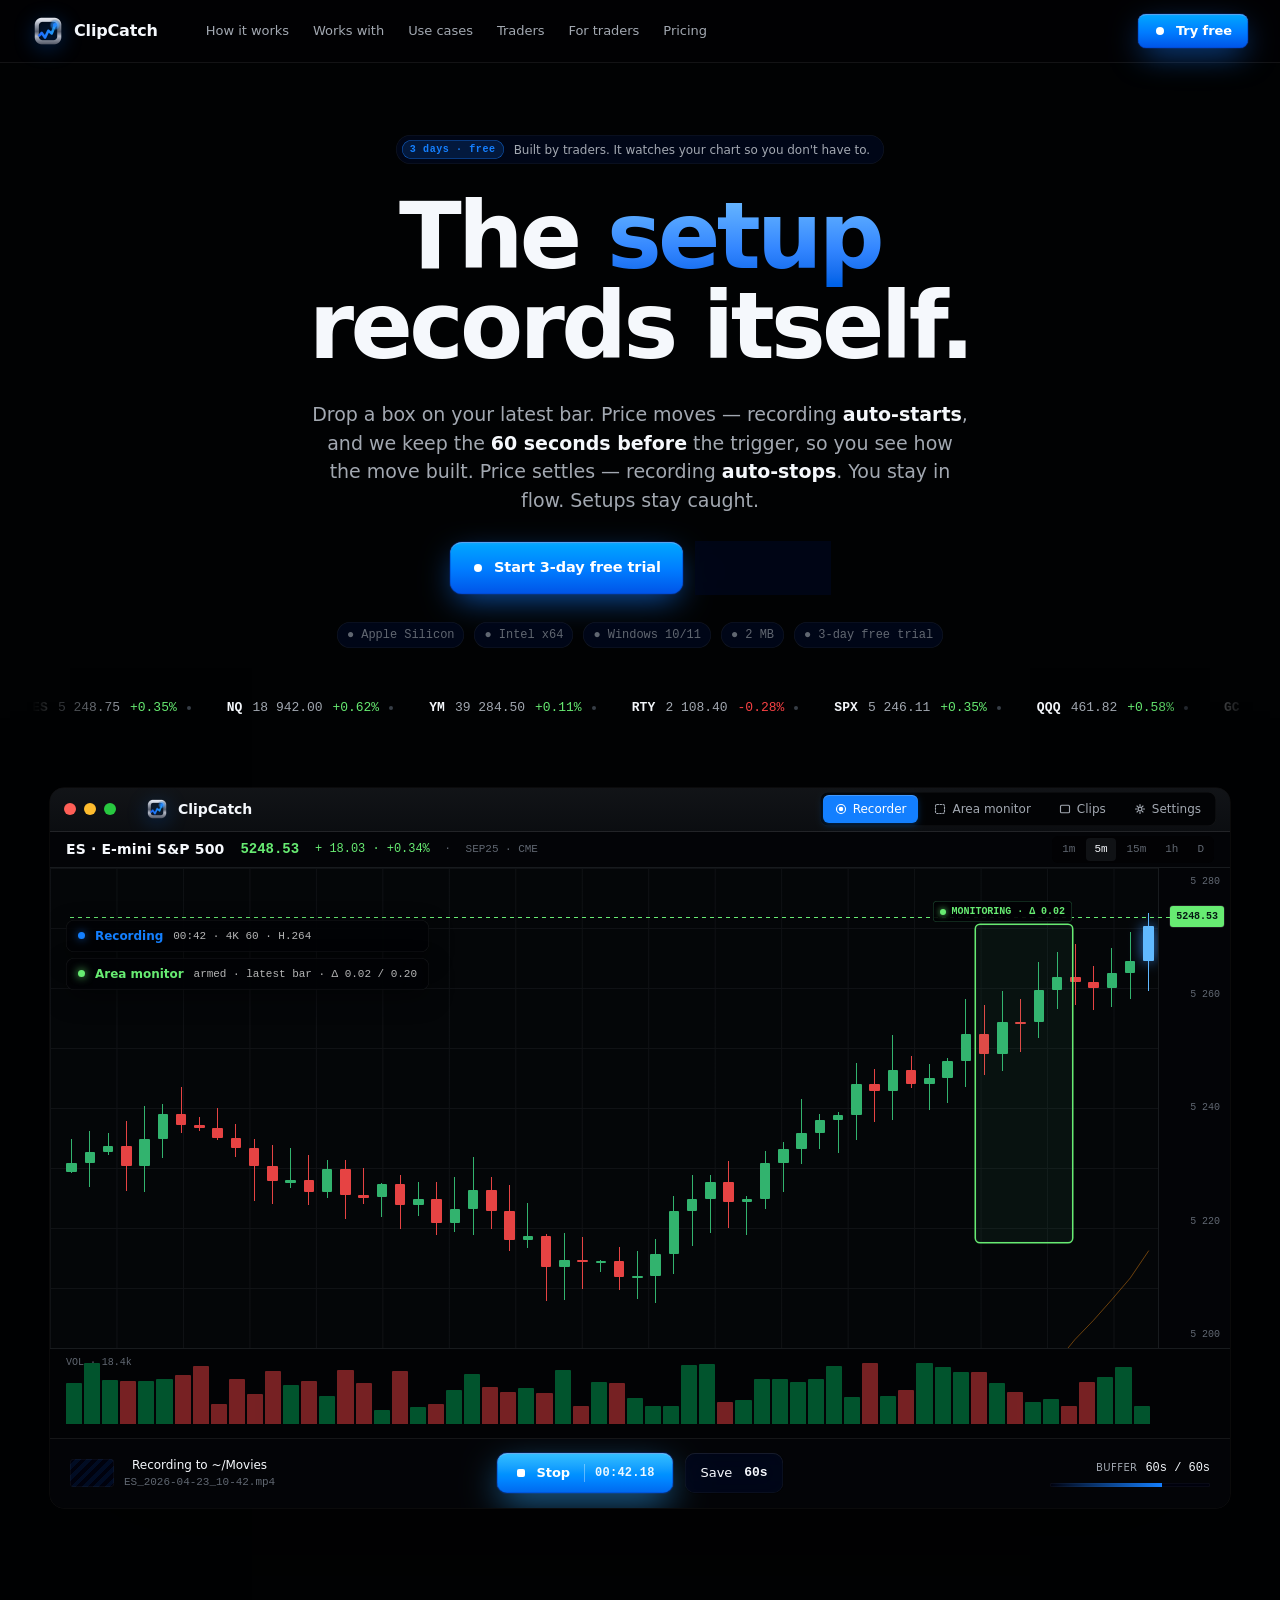
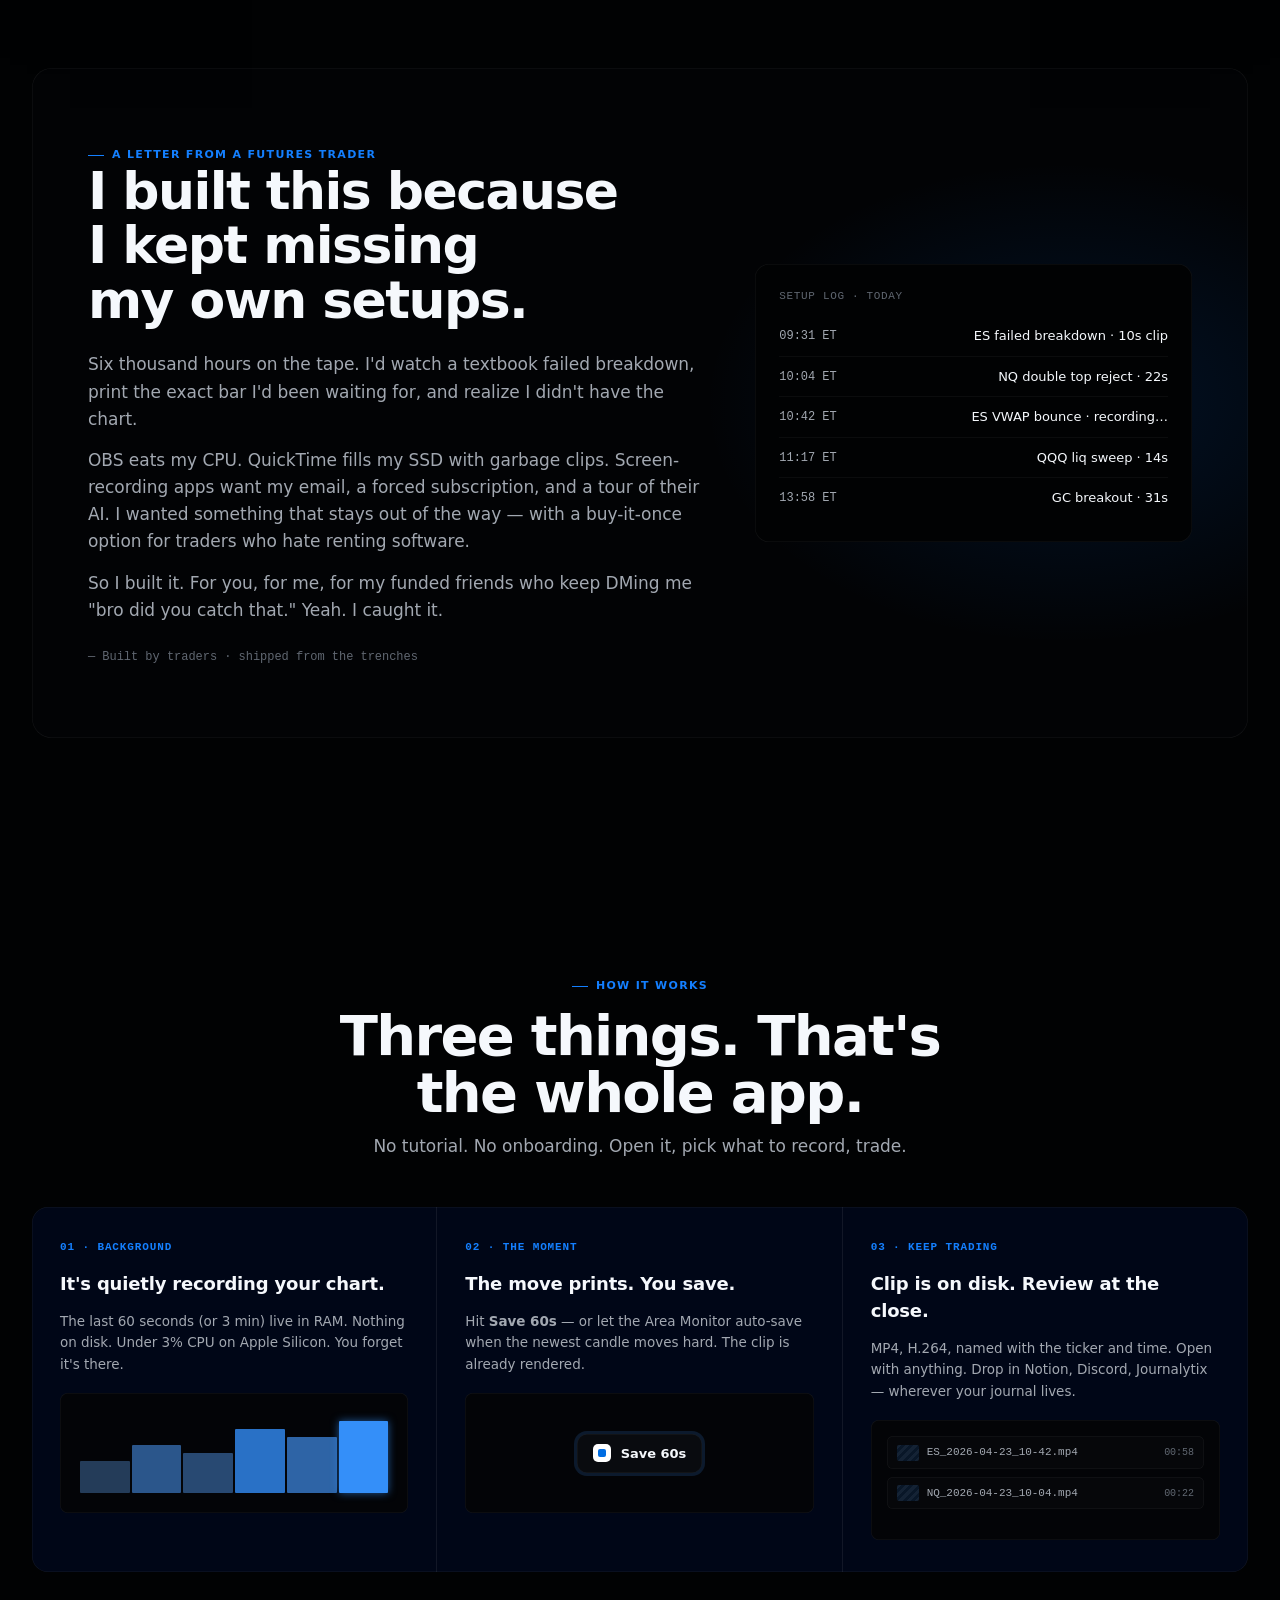
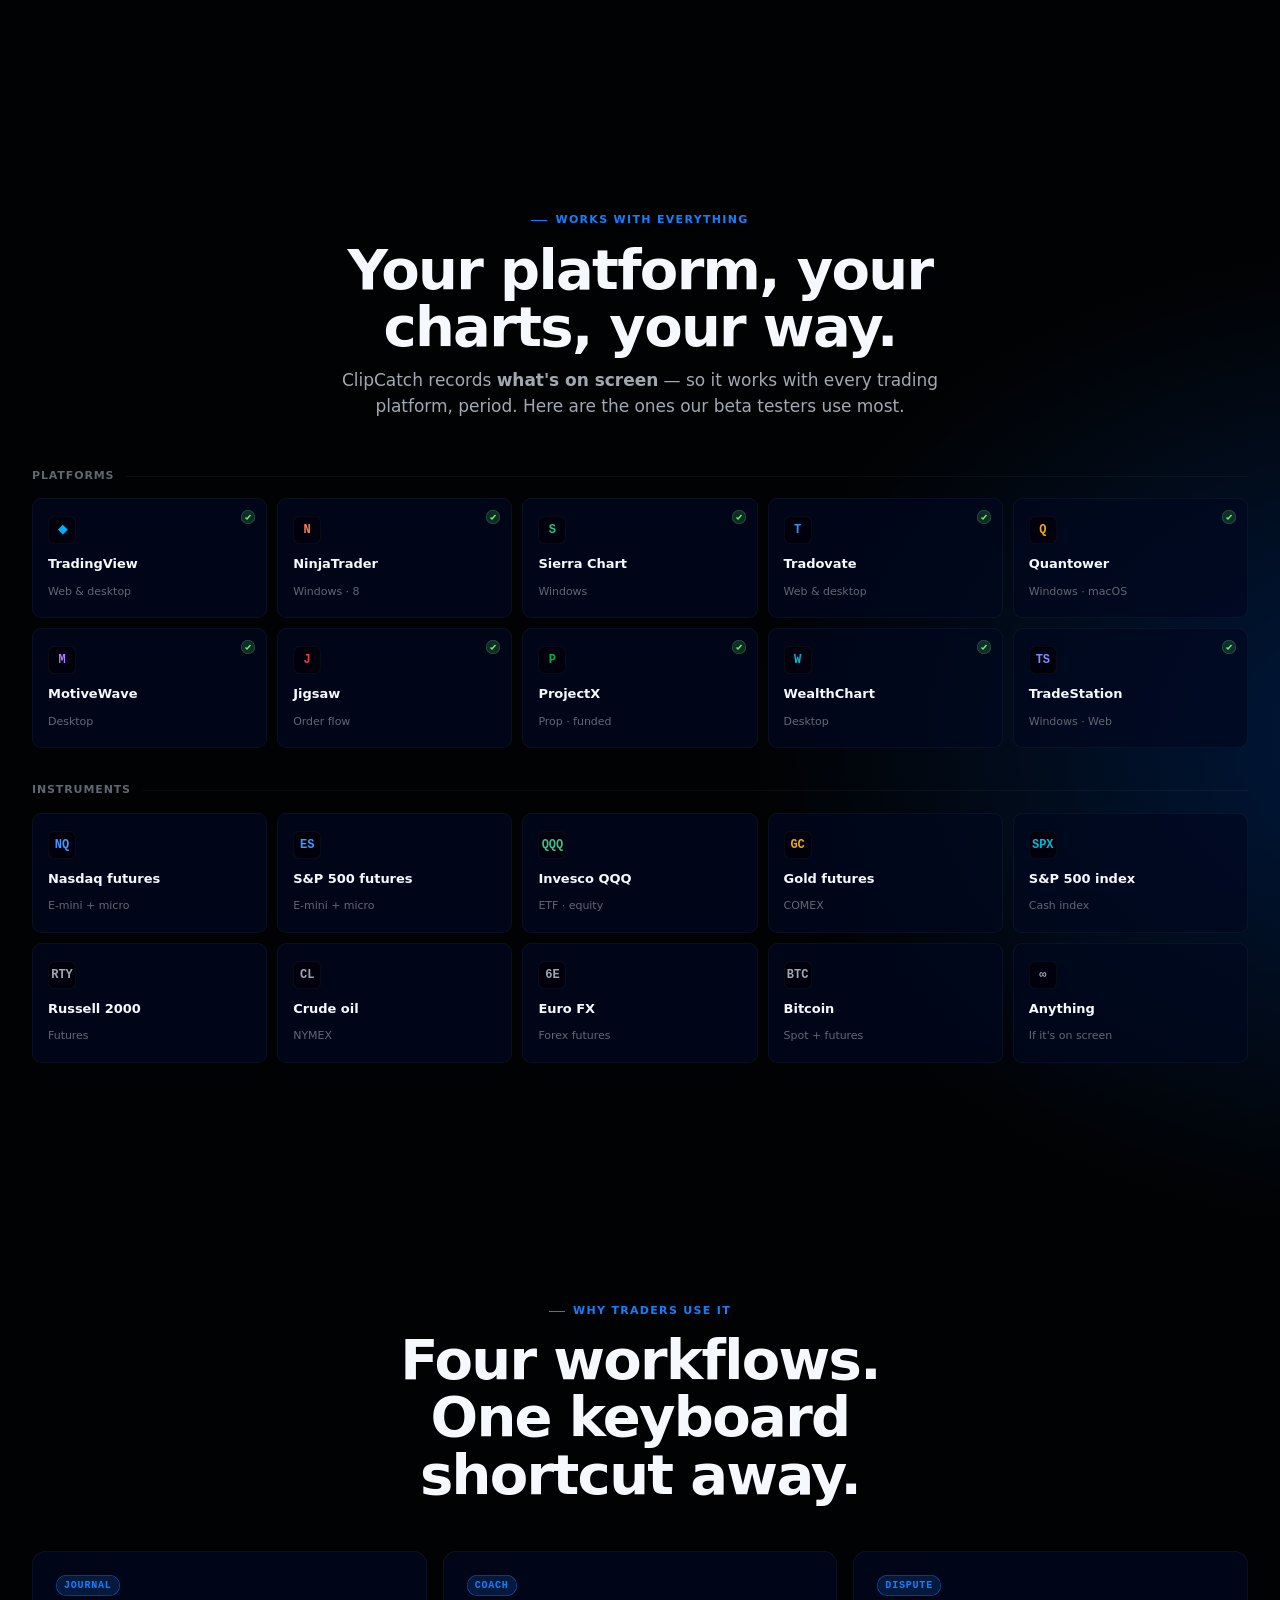
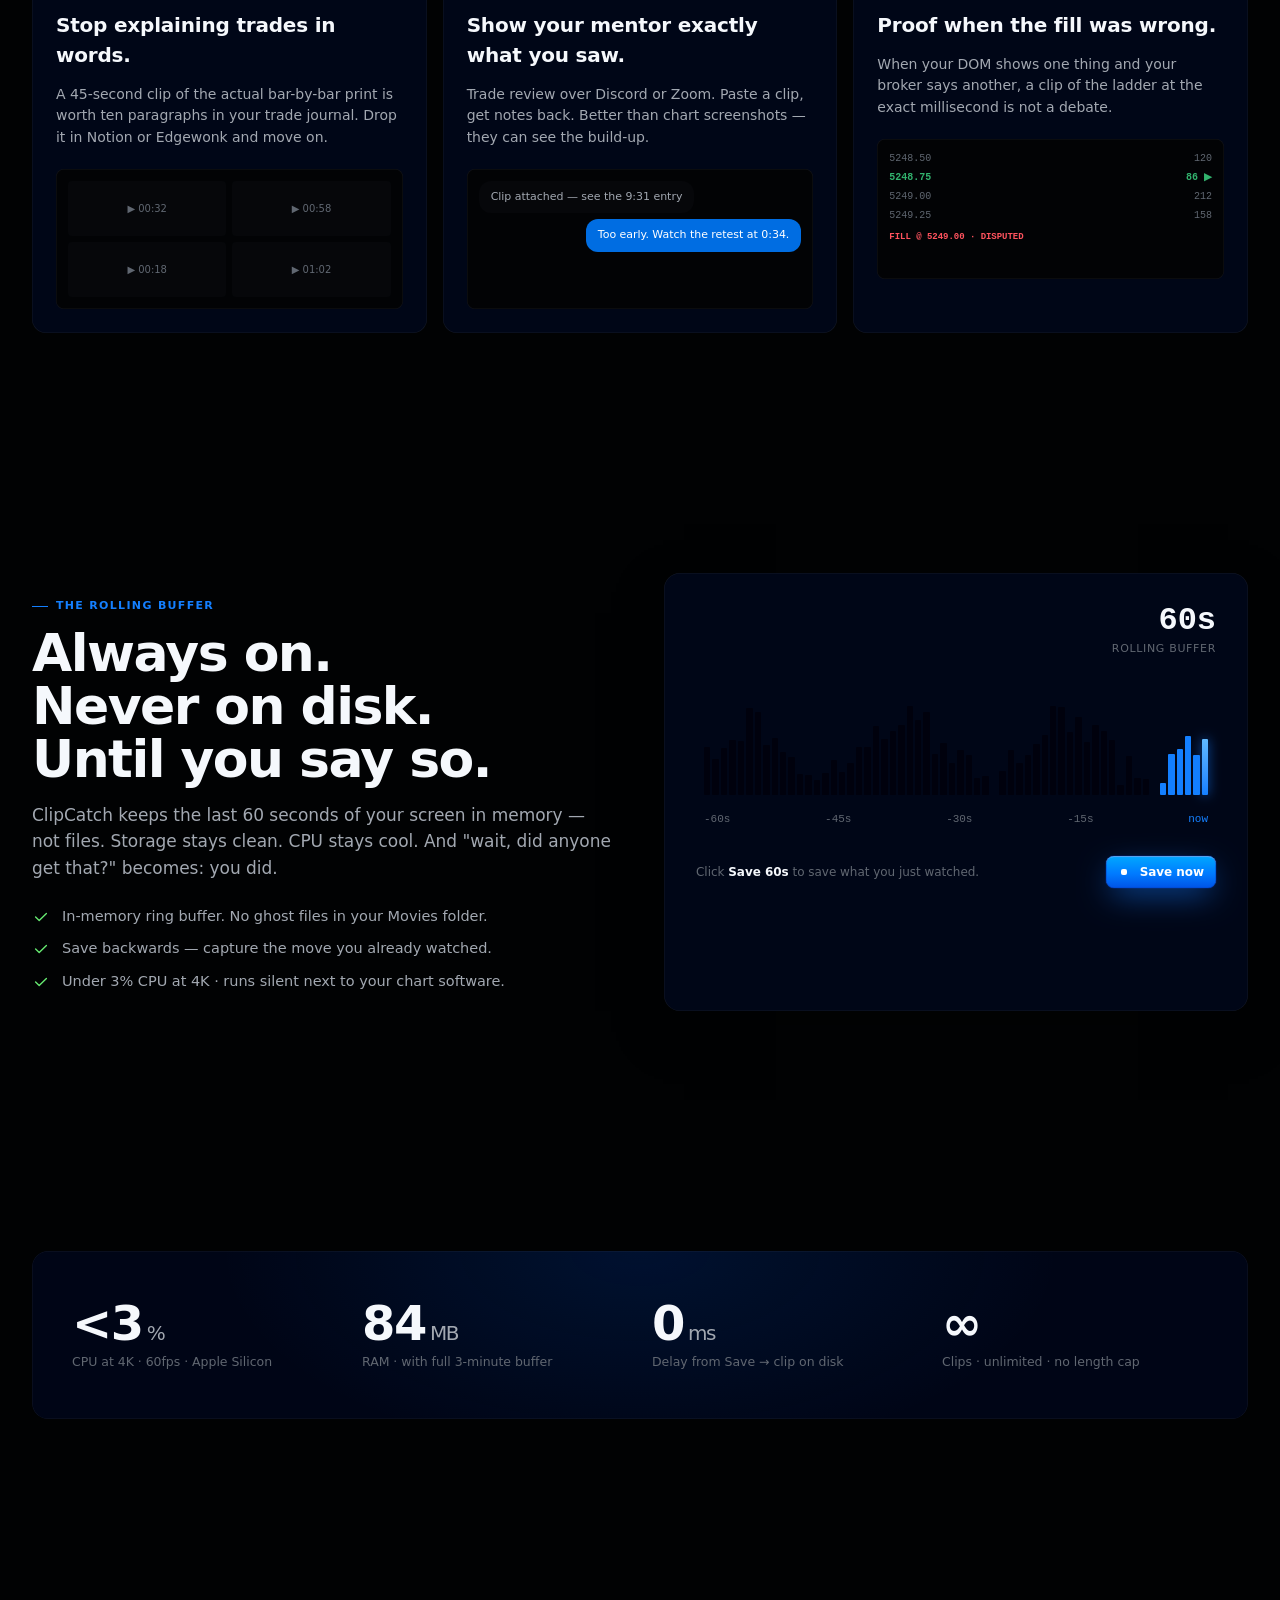
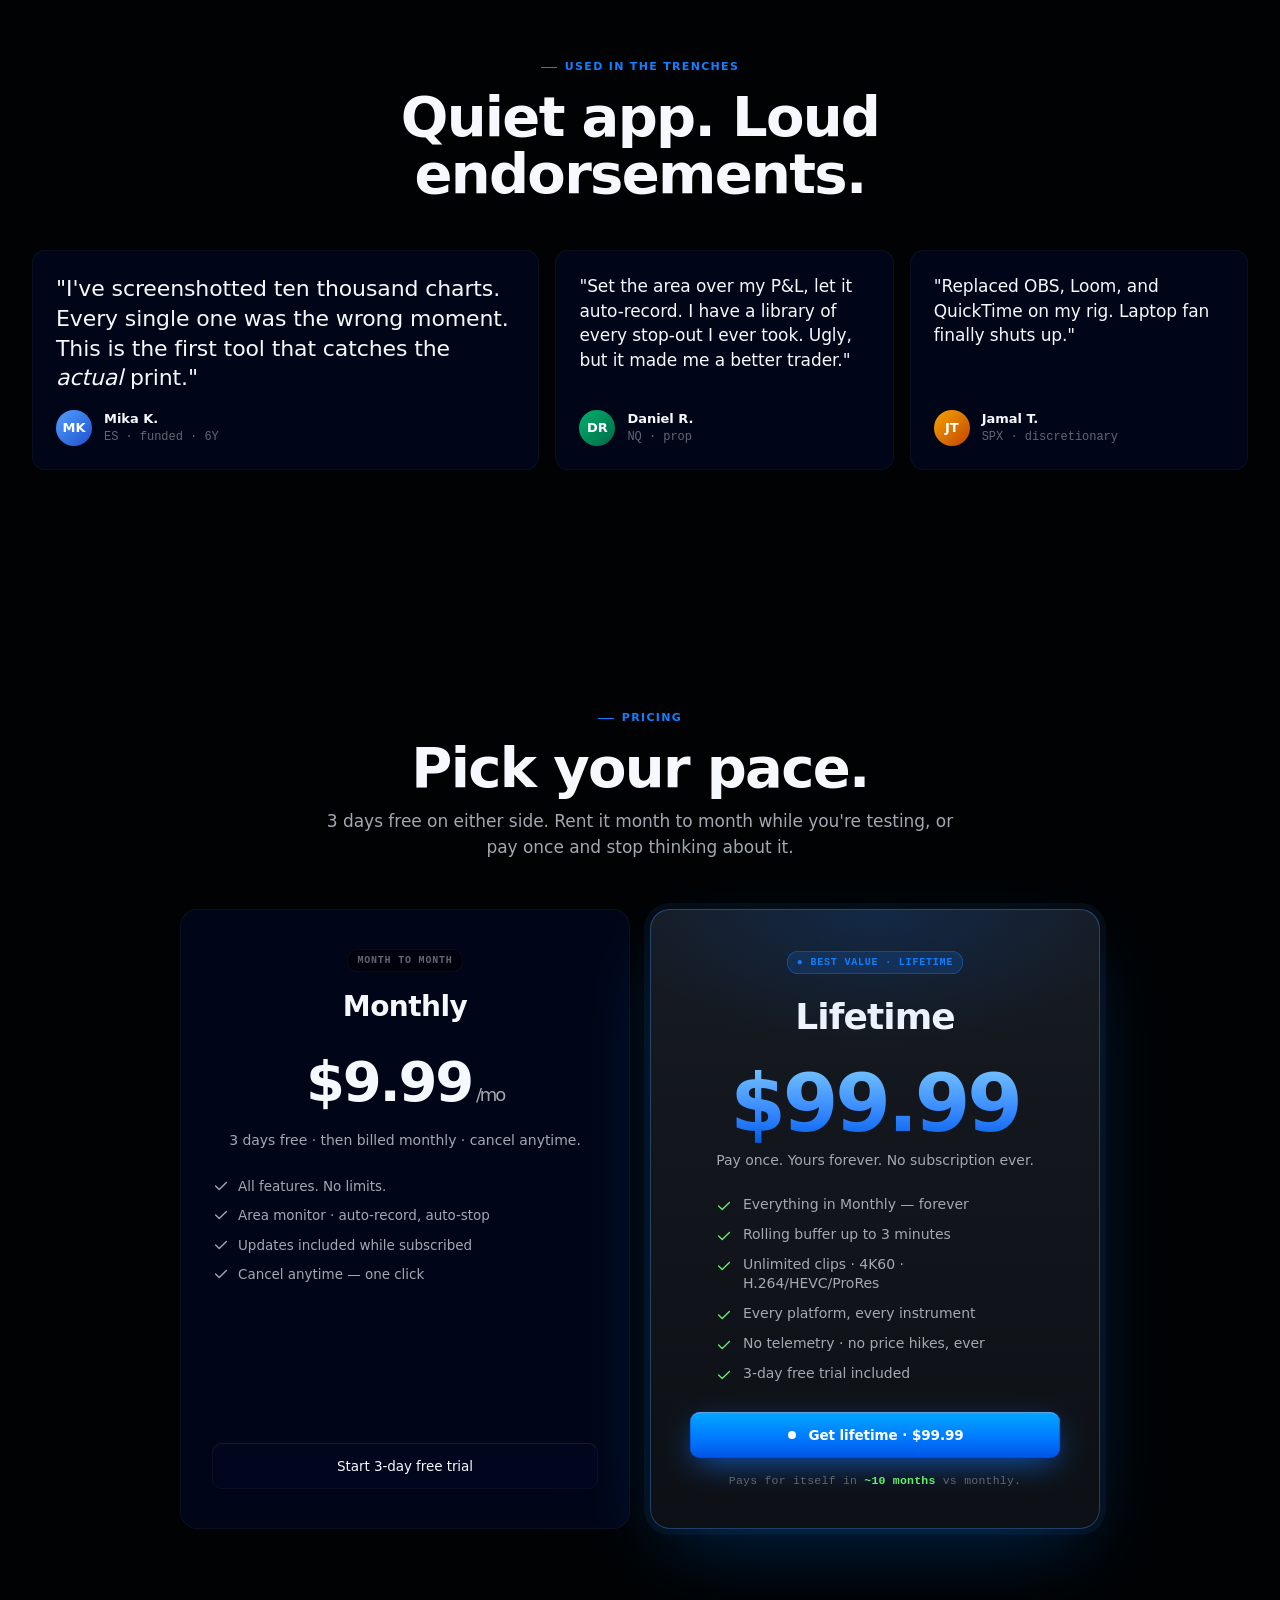
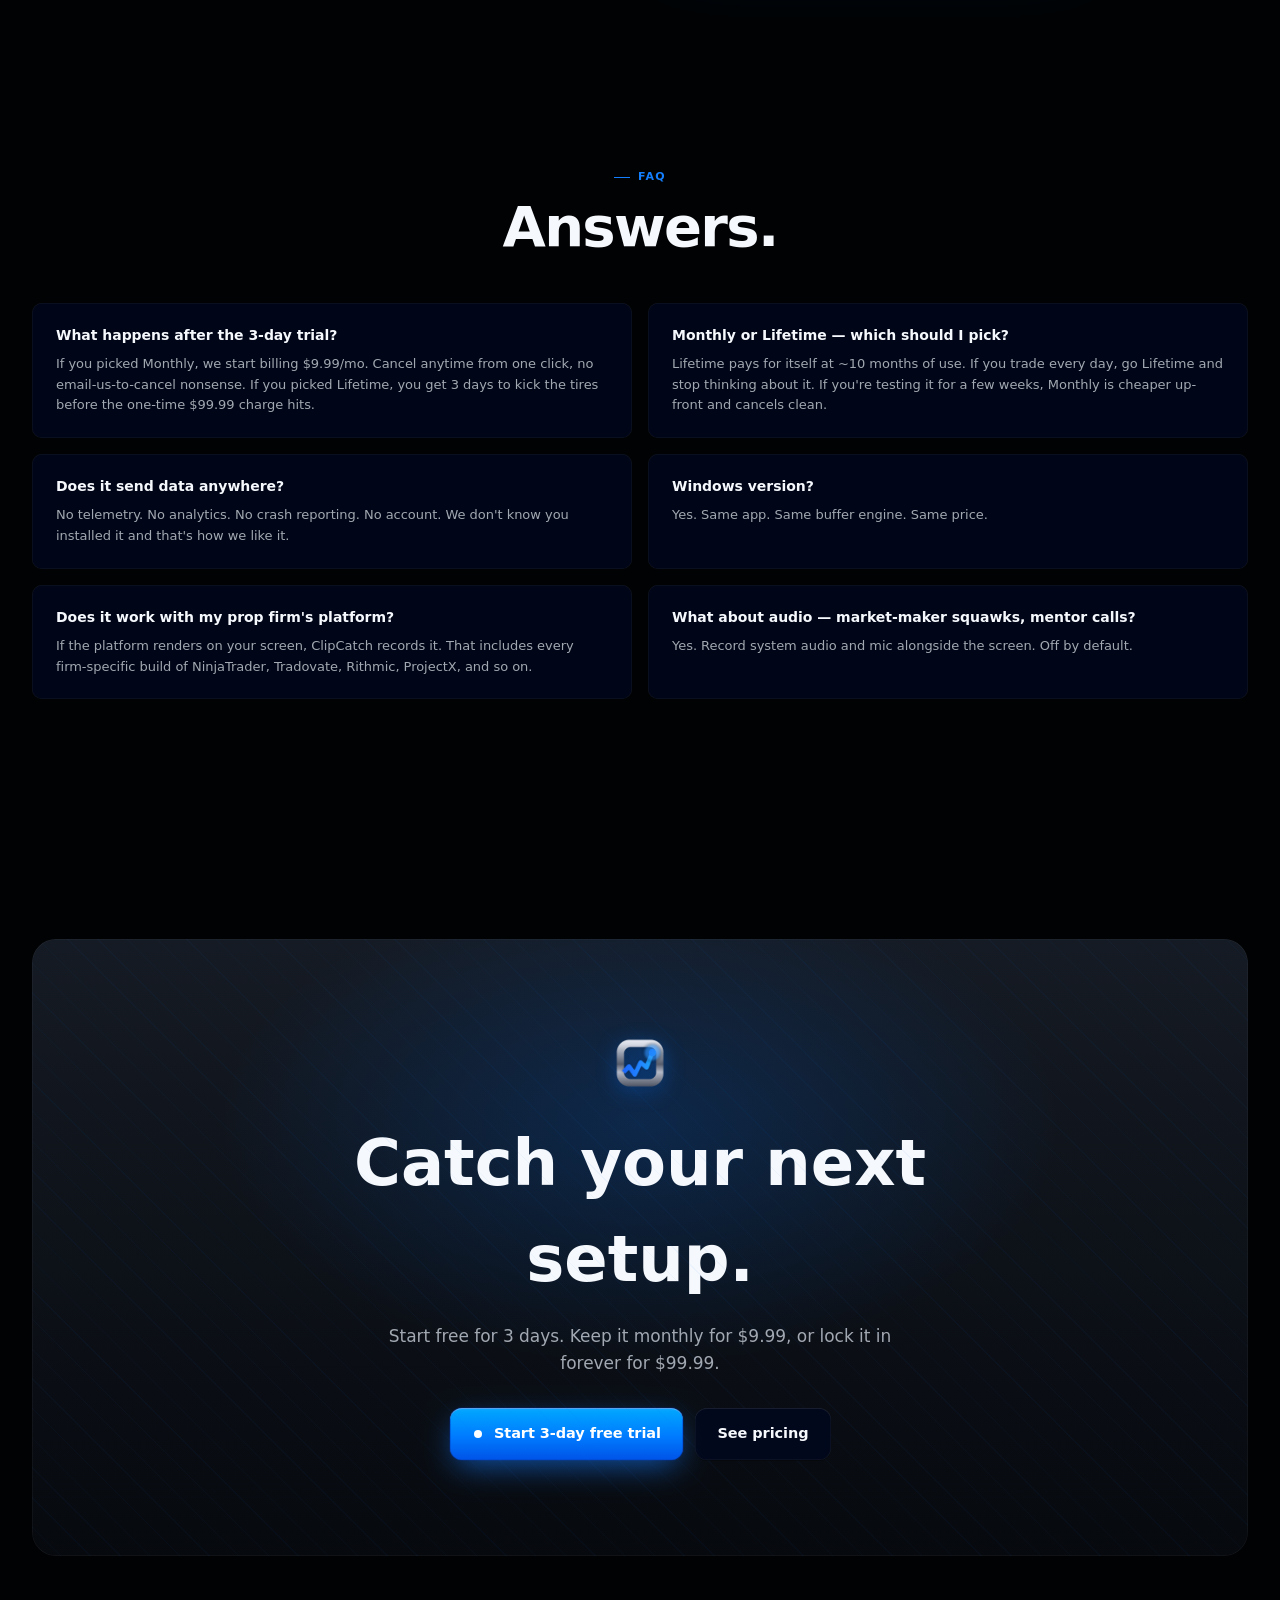
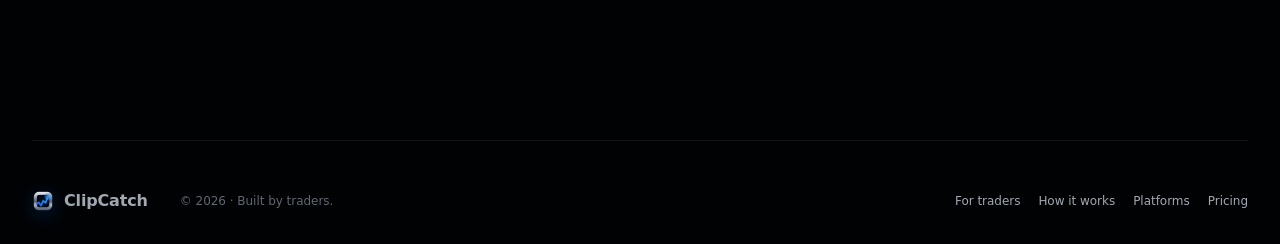
<file: ClipCatch Website.html>
<!doctype html>
<html lang="en">
<head>
<meta charset="utf-8"/>
<title>ClipCatch — Built by traders. Never miss the setup again.</title>
<meta name="viewport" content="width=1440"/>
<link rel="stylesheet" href="app/tokens.css"/>
<link rel="icon" href="app/logo.png"/>
<style>
  html, body { scroll-behavior: smooth; }
  body {
    background:
      radial-gradient(1400px 900px at 20% -10%, oklch(0.26 0.04 260) 0%, transparent 60%),
      radial-gradient(1200px 900px at 110% 40%, oklch(0.22 0.08 255) 0%, transparent 55%),
      oklch(0.085 0.008 260);
  }
  .site { max-width: 1280px; margin: 0 auto; padding: 0 32px; }

  /* ── Nav ── */
  .nav {
    position: sticky; top: 0; z-index: 50;
    backdrop-filter: blur(20px) saturate(160%);
    -webkit-backdrop-filter: blur(20px) saturate(160%);
    background: oklch(0.09 0.008 260 / 0.85);
    border-bottom: 0.5px solid var(--line);
  }
  .nav-inner {
    max-width: 1280px; margin: 0 auto; padding: 14px 32px;
    display: flex; align-items: center; gap: 32px;
  }
  .brand {
    display: flex; align-items: center; gap: 10px;
    font-weight: 600; font-size: 16px; color: var(--fg);
    letter-spacing: -0.01em; text-decoration: none;
  }
  .brand-mark {
    width: 32px; height: 32px;
    background: url('app/logo.png') center / contain no-repeat;
    filter: drop-shadow(0 4px 10px oklch(0.55 0.22 255 / 0.45));
  }
  .brand-mark.sm { width: 22px; height: 22px; }
  .brand-mark.lg { width: 56px; height: 56px; }

  .nav-links { display: flex; gap: 24px; margin-left: 16px; }
  .nav-links a {
    color: var(--fg-mute); text-decoration: none;
    font-size: 13px; font-weight: 500;
    transition: color .15s;
  }
  .nav-links a:hover { color: var(--fg); }
  .nav-cta { margin-left: auto; display: flex; gap: 8px; align-items: center; }
  .nav-cta .btn { height: 32px; padding: 0 12px; font-size: 12.5px; border-radius: 7px; }

  /* ── Hero ── */
  .hero { padding: 72px 0 40px; text-align: center; display: flex; flex-direction: column; gap: 28px; align-items: center; }
  .badge {
    display: inline-flex; align-items: center; gap: 10px;
    padding: 5px 14px 5px 6px; border-radius: 999px;
    background: var(--bg-card);
    box-shadow: inset 0 0 0 0.5px var(--line);
    font-size: 12px; color: var(--fg-mute);
  }
  .badge .pill {
    font-family: var(--mono); font-size: 10px; font-weight: 700;
    padding: 2px 8px; border-radius: 999px;
    background: var(--rec-soft); color: var(--rec);
    box-shadow: inset 0 0 0 0.5px var(--rec-glow);
    letter-spacing: 0.06em;
  }
  h1 {
    margin: 0; font-size: 92px; font-weight: 600;
    letter-spacing: -0.04em; line-height: 0.98;
    color: var(--fg);
    max-width: 1000px;
    text-wrap: balance;
  }
  h1 em {
    font-style: normal;
    background: linear-gradient(180deg, oklch(0.82 0.16 255), oklch(0.52 0.22 260));
    -webkit-background-clip: text; background-clip: text; color: transparent;
  }
  .hero-sub {
    max-width: 660px; margin: 0 auto;
    font-size: 19px; line-height: 1.5;
    color: var(--fg-mute);
    text-wrap: pretty;
  }
  .hero-cta { display: flex; gap: 12px; justify-content: center; flex-wrap: wrap; }
  .btn-xl { height: 52px; padding: 0 22px; border-radius: 12px; font-size: 14.5px; }
  .platform-chips {
    display: flex; gap: 10px; justify-content: center; flex-wrap: wrap;
    color: var(--fg-faint); font-size: 12px; font-family: var(--mono);
  }
  .platform-chips .p {
    display: inline-flex; align-items: center; gap: 6px;
    padding: 4px 10px; border-radius: 999px;
    background: var(--bg-card);
    box-shadow: inset 0 0 0 0.5px var(--line);
  }

  /* ── Tickers marquee (above hero mock) ── */
  .tickers {
    width: 100%; overflow: hidden; margin: 12px 0 0;
    mask-image: linear-gradient(90deg, transparent, #000 8%, #000 92%, transparent);
  }
  .ticker-track {
    display: flex; gap: 36px; padding: 10px 0;
    animation: tickerScroll 32s linear infinite;
    width: max-content;
  }
  @keyframes tickerScroll { to { transform: translateX(-50%); } }
  .tick {
    display: inline-flex; align-items: center; gap: 10px;
    font-family: var(--mono); font-size: 13px; white-space: nowrap;
  }
  .tick .sym { color: var(--fg); font-weight: 600; letter-spacing: 0.01em; }
  .tick .px  { color: var(--fg-mute); }
  .tick .up   { color: var(--match); }
  .tick .down { color: oklch(0.65 0.22 25); }
  .tick .dot { width: 4px; height: 4px; border-radius: 50%; background: var(--fg-dim); }

  /* ── Hero product mockup ── */
  .hero-product {
    position: relative;
    margin: 32px auto 0;
    display: flex; justify-content: center;
    width: 100%;
  }
  .hero-product::before {
    content: ''; position: absolute; inset: 15% -5% 0;
    background: radial-gradient(50% 60% at 50% 30%, oklch(0.55 0.22 255 / 0.28), transparent 70%);
    filter: blur(50px);
    z-index: 0;
  }
  .mock-window {
    position: relative; z-index: 1;
    width: 1180px; height: 720px;
    border-radius: 14px; overflow: hidden;
    background: oklch(0.13 0.008 260);
    box-shadow:
      0 0 0 0.5px rgba(255,255,255,0.08),
      0 40px 120px -20px rgba(0,0,0,0.75),
      0 0 0 1px rgba(0,0,0,0.4);
  }
  .mock-titlebar {
    height: 44px; border-bottom: 0.5px solid var(--line);
    background: linear-gradient(to bottom, oklch(0.19 0.008 260), oklch(0.16 0.008 260));
    display: flex; align-items: center; padding: 0 14px; gap: 12px;
    position: relative;
  }
  .mock-titlebar .lights { display: flex; gap: 8px; }
  .mock-titlebar .lights span { width: 12px; height: 12px; border-radius: 50%; }
  .mock-titlebar .lights span:nth-child(1) { background: #ff5f57; }
  .mock-titlebar .lights span:nth-child(2) { background: #febc2e; }
  .mock-titlebar .lights span:nth-child(3) { background: #28c840; }
  .mock-titlebar .title-left {
    display: flex; align-items: center; gap: 10px;
    color: var(--fg); font-weight: 600; font-size: 14px;
    margin-left: 18px;
  }
  .mock-tabs {
    margin-left: auto; display: flex; gap: 4px;
    padding: 3px; border-radius: 8px;
    background: oklch(0.10 0.008 260);
    box-shadow: inset 0 0 0 0.5px var(--line);
  }
  .mock-tabs button {
    appearance: none; border: 0;
    padding: 5px 12px; border-radius: 6px;
    font: inherit; font-size: 12px; font-weight: 500;
    color: var(--fg-mute); background: transparent; cursor: pointer;
    display: inline-flex; align-items: center; gap: 6px;
  }
  .mock-tabs button.on {
    background: var(--rec); color: #fff;
    box-shadow: 0 1px 0 oklch(1 0 0 / 0.2) inset, 0 2px 6px oklch(0.55 0.20 255 / 0.35);
  }

  /* ── Trading chart (inside hero preview) ── */
  .chart-wrap {
    position: absolute; inset: 0;
    display: grid;
    grid-template-columns: 1fr 72px;
    grid-template-rows: 36px 1fr 90px;
  }
  .chart-head {
    grid-column: 1 / -1;
    padding: 0 16px;
    display: flex; align-items: center; gap: 16px;
    font-size: 12px; color: var(--fg-mute);
    border-bottom: 0.5px solid oklch(0.22 0.008 260);
    background: oklch(0.11 0.008 260);
  }
  .chart-head .sym { color: var(--fg); font-weight: 700; font-size: 14px; letter-spacing: 0.01em; }
  .chart-head .price { font-family: var(--mono); color: var(--match); font-weight: 600; font-size: 14px; }
  .chart-head .chg { font-family: var(--mono); color: var(--match); font-size: 12px; }
  .chart-head .tf { margin-left: auto; display: inline-flex; gap: 3px; padding: 2px; background: oklch(0.09 0.008 260); border-radius: 6px; }
  .chart-head .tf b {
    padding: 3px 8px; border-radius: 4px; font-family: var(--mono);
    font-size: 11px; font-weight: 500; color: var(--fg-faint);
  }
  .chart-head .tf b.on { background: oklch(0.18 0.008 260); color: var(--fg); }

  .chart-body {
    position: relative; overflow: hidden;
    background:
      linear-gradient(to right, transparent 0, transparent 1px) repeat-x,
      linear-gradient(to bottom, transparent 0, transparent 1px) repeat-y,
      oklch(0.12 0.008 260);
    grid-column: 1;
  }
  .chart-body::before {
    /* horizontal gridlines */
    content: '';
    position: absolute; inset: 0;
    background-image:
      linear-gradient(to bottom, oklch(0.22 0.008 260) 1px, transparent 1px),
      linear-gradient(to right, oklch(0.22 0.008 260) 1px, transparent 1px);
    background-size: 100% 12.5%, 6% 100%;
    opacity: 0.6;
    pointer-events: none;
  }
  .chart-axis {
    grid-column: 2;
    border-left: 0.5px solid oklch(0.22 0.008 260);
    background: oklch(0.11 0.008 260);
    padding: 6px 10px;
    font-family: var(--mono); font-size: 10px; color: var(--fg-faint);
    display: flex; flex-direction: column; justify-content: space-between;
    position: relative;
  }
  .chart-axis .lbl { text-align: right; }
  .chart-axis .live {
    position: absolute; right: 6px;
    background: var(--match); color: #061a14;
    font-family: var(--mono); font-weight: 700; font-size: 10px;
    padding: 3px 6px; border-radius: 3px;
    box-shadow: 0 0 0 0.5px oklch(1 0 0 / 0.2);
  }
  .chart-axis .live::before {
    content: '';
    position: absolute; right: 100%; top: 50%;
    width: 1100px; height: 1px;
    background: repeating-linear-gradient(to left, var(--match) 0 4px, transparent 4px 8px);
  }

  .chart-foot {
    grid-column: 1 / -1;
    background: oklch(0.10 0.008 260);
    border-top: 0.5px solid oklch(0.22 0.008 260);
    position: relative;
    overflow: hidden;
  }
  .chart-foot .vol-bars {
    position: absolute; inset: 10px 80px 14px 16px;
    display: flex; gap: 2px; align-items: flex-end;
  }
  .chart-foot .vol-bars div {
    flex: 1; background: oklch(0.35 0.06 255);
    opacity: 0.6; border-radius: 1px 1px 0 0;
  }
  .chart-foot .vol-bars div.up   { background: oklch(0.55 0.15 155); }
  .chart-foot .vol-bars div.dn   { background: oklch(0.55 0.18 25); }
  .chart-foot .vol-lbl {
    position: absolute; left: 16px; top: 6px;
    font-family: var(--mono); font-size: 10px; color: var(--fg-faint);
  }

  /* The actual candlesticks — positioned absolute inside .chart-body */
  .candles { position: absolute; inset: 14px 2px 14px 14px; display: flex; align-items: stretch; gap: 3px; }
  .cd { flex: 1; position: relative; display: flex; justify-content: center; }
  .cd .wick { position: absolute; width: 1px; background: currentColor; }
  .cd .body { position: absolute; width: 70%; min-width: 4px; background: currentColor; border-radius: 1px; }
  .cd.up   { color: oklch(0.68 0.15 155); }
  .cd.dn   { color: oklch(0.62 0.20 25); }
  .cd.doji { color: var(--fg-faint); }
  .cd.live { color: oklch(0.78 0.18 255); }
  .cd.live .body { box-shadow: 0 0 14px oklch(0.68 0.18 255 / 0.8); animation: candleLive 1.2s ease-in-out infinite; }
  @keyframes candleLive {
    0%,100% { transform: scaleY(1); }
    50%     { transform: scaleY(1.04); }
  }

  /* EMA line */
  .ema { position: absolute; inset: 0; pointer-events: none; }

  /* Area rectangle — newest bar (right edge) */
  .area-live {
    position: absolute;
    top: 12%; right: 86px; width: 96px; bottom: 22%;
    border-radius: 4px;
    box-shadow:
      0 0 0 1.5px var(--match),
      inset 0 0 0 1px oklch(1 0 0 / 0.03);
    background: oklch(0.74 0.15 155 / 0.06);
    pointer-events: none; z-index: 2;
  }
  .area-live::before {
    content: ''; position: absolute; inset: -3px; border-radius: 6px;
    box-shadow: 0 0 0 0 oklch(0.74 0.15 155 / 0);
    animation: matchBreath 2.4s ease-in-out infinite;
  }
  @keyframes matchBreath {
    0%,100% { box-shadow: 0 0 0 4px oklch(0.74 0.15 155 / 0.05); }
    50%     { box-shadow: 0 0 0 14px oklch(0.74 0.15 155 / 0.18); }
  }
  .area-live .tag {
    position: absolute; top: -24px; right: 0;
    display: inline-flex; align-items: center; gap: 6px;
    font-family: var(--mono); font-size: 10px; font-weight: 700;
    color: var(--match);
    padding: 3px 7px; border-radius: 4px;
    background: oklch(0.09 0.008 260 / 0.92);
    box-shadow: inset 0 0 0 0.5px oklch(0.74 0.15 155 / 0.4);
    white-space: nowrap;
  }
  .area-live .tag .d {
    width: 6px; height: 6px; border-radius: 50%;
    background: var(--match);
    box-shadow: 0 0 6px var(--match);
    animation: matchBlink 1.4s ease-in-out infinite;
  }
  @keyframes matchBlink { 0%,100% { opacity: 1 } 50% { opacity: 0.4 } }

  /* HUD overlays */
  .hud {
    position: absolute; left: 16px; top: 52px;
    display: flex; flex-direction: column; gap: 6px;
    z-index: 3;
  }
  .hud-card {
    display: inline-flex; align-items: center; gap: 10px;
    padding: 7px 12px; border-radius: 8px;
    background: oklch(0.10 0.008 260 / 0.85);
    backdrop-filter: blur(20px) saturate(160%);
    box-shadow: inset 0 0 0 0.5px oklch(1 0 0 / 0.08), 0 8px 24px rgba(0,0,0,0.4);
    color: #fff; font-size: 12px; font-weight: 500;
  }
  .hud-card .pip {
    width: 7px; height: 7px; border-radius: 50%;
    background: var(--rec); box-shadow: 0 0 8px var(--rec-glow);
    animation: recPulse 1.6s ease-in-out infinite;
  }
  @keyframes recPulse { 0%,100% { opacity: 1 } 50% { opacity: 0.3 } }
  .hud-card .lbl { font-weight: 600; }
  .hud-card .num { font-family: var(--mono); font-size: 11px; opacity: 0.7; }
  .hud-card.match-c .pip { background: var(--match); box-shadow: 0 0 8px var(--match); }
  .hud-card.match-c .lbl { color: var(--match); }

  /* Transport dock under chart in mock */
  .dock {
    display: grid; grid-template-columns: 220px 1fr 220px;
    align-items: center; gap: 16px;
    padding: 14px 20px 16px;
    border-top: 0.5px solid var(--line);
    background: oklch(0.11 0.008 260);
    overflow: hidden;
  }

  /* ── Section shell ── */
  section.sec { padding: 120px 0; }
  .sec-head { display: flex; flex-direction: column; gap: 12px; margin-bottom: 48px; max-width: 720px; }
  .sec-head.center { margin: 0 auto 48px; text-align: center; align-items: center; }
  .eyebrow {
    font-size: 11px; font-weight: 700; letter-spacing: 0.12em; text-transform: uppercase;
    color: var(--rec);
    display: inline-flex; align-items: center; gap: 8px;
  }
  .eyebrow::before { content: ''; width: 16px; height: 1px; background: var(--rec); }
  .sec-head h2 {
    margin: 0; font-size: 56px; font-weight: 600; letter-spacing: -0.03em;
    line-height: 1.02; color: var(--fg); text-wrap: balance;
  }
  .sec-head p {
    margin: 0; font-size: 17px; line-height: 1.55;
    color: var(--fg-mute); max-width: 640px; text-wrap: pretty;
  }

  /* ── Platform / compat grid ── */
  .compat {
    display: grid; grid-template-columns: repeat(5, 1fr); gap: 10px;
  }
  .compat-row { grid-column: 1 / -1; display: flex; align-items: center; gap: 12px; margin-bottom: 4px; }
  .compat-row .line { flex: 1; height: 1px; background: var(--line-soft); }
  .compat-row span { color: var(--fg-faint); font-size: 11px; letter-spacing: 0.08em; text-transform: uppercase; font-weight: 600; }
  .compat-item {
    background: var(--bg-card); border-radius: 10px; padding: 18px 16px;
    box-shadow: inset 0 0 0 0.5px var(--line);
    display: flex; flex-direction: column; gap: 10px;
    min-height: 96px;
    position: relative;
    transition: box-shadow .2s, transform .2s;
  }
  .compat-item:hover {
    box-shadow: inset 0 0 0 0.5px oklch(0.68 0.18 255 / 0.5), 0 12px 32px -12px oklch(0.55 0.20 255 / 0.35);
    transform: translateY(-1px);
  }
  .compat-item .logo-glyph {
    width: 28px; height: 28px; border-radius: 7px;
    background: var(--bg-inset);
    display: grid; place-items: center;
    color: var(--fg-mute);
    box-shadow: inset 0 0 0 0.5px var(--line);
    font-family: var(--mono); font-size: 12px; font-weight: 700;
  }
  .compat-item .nm { color: var(--fg); font-size: 13px; font-weight: 600; }
  .compat-item .sub { color: var(--fg-faint); font-size: 11px; }
  .compat-item .ok {
    position: absolute; top: 12px; right: 12px;
    width: 14px; height: 14px; border-radius: 50%;
    background: var(--match-soft); color: var(--match);
    display: grid; place-items: center;
    box-shadow: inset 0 0 0 0.5px oklch(0.74 0.15 155 / 0.4);
  }

  /* ── Use-case cards ── */
  .usecases { display: grid; grid-template-columns: repeat(3, 1fr); gap: 16px; }
  .uc {
    background: var(--bg-card); border-radius: 14px; padding: 24px;
    box-shadow: inset 0 0 0 0.5px var(--line);
    display: flex; flex-direction: column; gap: 14px;
    position: relative; overflow: hidden;
  }
  .uc .tag {
    align-self: flex-start;
    font-family: var(--mono); font-size: 10px; font-weight: 700;
    letter-spacing: 0.08em; text-transform: uppercase;
    padding: 3px 8px; border-radius: 999px;
    background: var(--rec-soft); color: var(--rec);
    box-shadow: inset 0 0 0 0.5px var(--rec-glow);
  }
  .uc h4 { margin: 0; color: var(--fg); font-size: 20px; font-weight: 600; letter-spacing: -0.01em; }
  .uc p { margin: 0; color: var(--fg-mute); font-size: 14px; line-height: 1.55; }
  .uc .demo {
    height: 140px; border-radius: 8px; margin-top: 6px;
    background: oklch(0.10 0.008 260);
    box-shadow: inset 0 0 0 0.5px var(--line);
    position: relative; overflow: hidden;
  }

  /* ── Buffer strip ── */
  .feature-2col { display: grid; grid-template-columns: 1fr 1fr; gap: 48px; align-items: center; }
  .feature-visual {
    position: relative; aspect-ratio: 4/3;
    background: var(--bg-card); border-radius: 16px;
    box-shadow: inset 0 0 0 0.5px var(--line), 0 20px 60px -20px rgba(0,0,0,0.5);
    overflow: hidden; padding: 32px;
    display: flex; flex-direction: column; justify-content: center; gap: 16px;
  }
  .buf-timeline { display: flex; align-items: flex-end; gap: 2px; height: 100px; padding: 0 8px; }
  .buf-timeline .t {
    flex: 1; border-radius: 1px; background: var(--bg-inset);
    animation: bufWave 2s ease-in-out infinite;
    animation-delay: calc(var(--i) * 0.02s);
  }
  .buf-timeline .t.recent { background: var(--rec); }
  .buf-timeline .t.live  { background: linear-gradient(180deg, oklch(0.78 0.18 255), var(--rec)); box-shadow: 0 0 12px var(--rec-glow); }
  @keyframes bufWave {
    0%,100% { transform: scaleY(1); }
    50%     { transform: scaleY(0.6); }
  }
  .buf-labels { display: flex; justify-content: space-between; color: var(--fg-faint); font-size: 11px; font-family: var(--mono); padding: 0 8px; }
  .buf-marker { position: absolute; right: 32px; top: 32px; display: flex; flex-direction: column; align-items: flex-end; gap: 4px; }
  .buf-marker .n { font-family: var(--mono); font-size: 32px; font-weight: 600; color: var(--fg); line-height: 1; }
  .buf-marker .l { color: var(--fg-faint); font-size: 11px; letter-spacing: 0.06em; text-transform: uppercase; }

  /* ── Testimonials ── */
  .quotes { display: grid; grid-template-columns: 1.2fr 0.8fr 0.8fr; gap: 16px; }
  .q {
    background: var(--bg-card); border-radius: 14px; padding: 24px;
    box-shadow: inset 0 0 0 0.5px var(--line);
    display: flex; flex-direction: column; gap: 16px;
    position: relative;
  }
  .q blockquote { margin: 0; color: var(--fg); font-size: 17px; line-height: 1.45; letter-spacing: -0.005em; }
  .q.big blockquote { font-size: 22px; line-height: 1.35; font-weight: 500; }
  .q .who { display: flex; align-items: center; gap: 12px; margin-top: auto; }
  .q .av {
    width: 36px; height: 36px; border-radius: 50%;
    background: linear-gradient(135deg, oklch(0.70 0.16 255), oklch(0.48 0.20 265));
    display: grid; place-items: center;
    color: #fff; font-weight: 700; font-size: 13px;
  }
  .q .nm { color: var(--fg); font-size: 13px; font-weight: 600; }
  .q .meta { color: var(--fg-faint); font-size: 12px; font-family: var(--mono); }

  /* ── Stats ── */
  .stats {
    display: grid; grid-template-columns: repeat(4, 1fr); gap: 24px;
    padding: 48px 40px; border-radius: 16px;
    background:
      radial-gradient(600px 300px at 50% 0%, oklch(0.55 0.22 255 / 0.12), transparent 70%),
      var(--bg-card);
    box-shadow: inset 0 0 0 0.5px var(--line);
  }
  .stat { display: flex; flex-direction: column; gap: 6px; }
  .stat .n { font-size: 48px; font-weight: 600; letter-spacing: -0.03em; color: var(--fg); line-height: 1; font-variant-numeric: tabular-nums; }
  .stat .n small { font-size: 20px; color: var(--fg-mute); margin-left: 4px; font-weight: 500; }
  .stat .l { color: var(--fg-faint); font-size: 12.5px; }

  /* ── Pricing — single tier ── */
  .pricing-solo {
    max-width: 520px; margin: 0 auto;
    background: linear-gradient(180deg, oklch(0.22 0.015 260), oklch(0.17 0.012 260));
    border-radius: 20px; padding: 40px;
    box-shadow:
      inset 0 0 0 1px oklch(0.68 0.18 255 / 0.35),
      0 0 0 6px oklch(0.68 0.18 255 / 0.06),
      0 30px 80px -20px oklch(0.55 0.20 255 / 0.35);
    text-align: center;
    position: relative; overflow: hidden;
  }
  .pricing-solo::before {
    content: ''; position: absolute; inset: 0;
    background: radial-gradient(400px 200px at 50% 0%, oklch(0.55 0.22 255 / 0.18), transparent 70%);
    pointer-events: none;
  }
  .pricing-solo .tag {
    display: inline-block; font-family: var(--mono); font-size: 10px; font-weight: 700;
    color: var(--rec); letter-spacing: 0.08em;
    padding: 4px 10px; border-radius: 999px;
    background: var(--rec-soft);
    box-shadow: inset 0 0 0 0.5px var(--rec-glow);
    margin-bottom: 16px;
  }
  .pricing-solo h3 { margin: 0 0 8px; font-size: 36px; font-weight: 600; letter-spacing: -0.025em; color: var(--fg); }
  .pricing-solo .free {
    font-size: 80px; font-weight: 600; letter-spacing: -0.04em; line-height: 1;
    background: linear-gradient(180deg, oklch(0.82 0.16 255), oklch(0.52 0.22 260));
    -webkit-background-clip: text; background-clip: text; color: transparent;
    margin: 20px 0 6px;
  }
  .pricing-solo .note { color: var(--fg-mute); font-size: 14px; margin-bottom: 24px; }
  .pricing-solo ul { list-style: none; padding: 0; margin: 0 auto 28px; max-width: 320px; text-align: left; display: flex; flex-direction: column; gap: 10px; }
  .pricing-solo ul li {
    display: grid; grid-template-columns: 18px 1fr; gap: 10px;
    color: var(--fg-mute); font-size: 14px; line-height: 1.4;
  }
  .pricing-solo ul li svg { color: var(--match); margin-top: 2px; }

  /* ── FAQ ── */
  .faq { display: grid; grid-template-columns: repeat(2, 1fr); gap: 16px; }
  .faq-item {
    background: var(--bg-card); border-radius: 10px; padding: 22px 24px;
    box-shadow: inset 0 0 0 0.5px var(--line);
  }
  .faq-item h6 { margin: 0 0 8px; color: var(--fg); font-size: 14px; font-weight: 600; }
  .faq-item p  { margin: 0; color: var(--fg-mute); font-size: 13px; line-height: 1.6; }

  /* ── Footer CTA ── */
  .footer-cta {
    position: relative;
    padding: 96px 48px;
    border-radius: 24px;
    background:
      radial-gradient(700px 400px at 50% 30%, oklch(0.55 0.22 255 / 0.22), transparent 60%),
      linear-gradient(180deg, oklch(0.22 0.02 260), oklch(0.14 0.012 260));
    box-shadow: inset 0 0 0 0.5px var(--line);
    text-align: center;
    overflow: hidden;
  }
  .footer-cta::before {
    content: ''; position: absolute; inset: 0;
    background: repeating-linear-gradient(45deg, transparent 0 20px, oklch(0.55 0.22 255 / 0.04) 20px 21px);
    pointer-events: none;
  }
  .footer-cta h2 { font-size: 64px; margin: 0 auto 16px; max-width: 720px; }
  .footer-cta p { margin: 0 auto 32px; max-width: 540px; color: var(--fg-mute); font-size: 17px; line-height: 1.55; }

  footer { padding: 48px 0 32px; border-top: 0.5px solid var(--line); margin-top: 64px; }
  .foot-inner { display: flex; gap: 32px; align-items: center; flex-wrap: wrap; color: var(--fg-faint); font-size: 12px; }
  .foot-inner a { color: var(--fg-mute); text-decoration: none; }
  .foot-inner a:hover { color: var(--fg); }

  /* ── Scroll-reveal ── */
  .reveal { opacity: 0; transform: translateY(20px); transition: opacity 0.7s ease, transform 0.7s ease; }
  .reveal.in { opacity: 1; transform: none; }

  /* ── Manifesto section ── */
  .manifesto {
    background: oklch(0.10 0.008 260); border-radius: 20px;
    padding: 72px 56px;
    box-shadow: inset 0 0 0 0.5px var(--line);
    position: relative; overflow: hidden;
  }
  .manifesto::before {
    content: ''; position: absolute; inset: 0;
    background: radial-gradient(600px 400px at 85% 50%, oklch(0.55 0.22 255 / 0.15), transparent 60%);
    pointer-events: none;
  }
  .manifesto-inner { position: relative; display: grid; grid-template-columns: 1.4fr 1fr; gap: 56px; align-items: center; }
  .manifesto h2 { font-size: 52px; font-weight: 600; letter-spacing: -0.03em; line-height: 1.05; margin: 0 0 24px; color: var(--fg); text-wrap: balance; }
  .manifesto p { color: var(--fg-mute); font-size: 17px; line-height: 1.6; margin: 0 0 14px; }
  .manifesto .signature {
    margin-top: 24px;
    font-family: var(--mono); font-size: 12px; color: var(--fg-faint);
  }
  .manifesto .right {
    padding: 24px;
    background: oklch(0.08 0.008 260); border-radius: 14px;
    box-shadow: inset 0 0 0 0.5px var(--line);
  }
  .manifesto .setup-row { display: flex; justify-content: space-between; align-items: center; padding: 10px 0; border-bottom: 0.5px solid var(--line-soft); font-size: 13px; }
  .manifesto .setup-row:last-child { border-bottom: 0; }
  .manifesto .setup-row .k { color: var(--fg-mute); font-family: var(--mono); font-size: 12px; }
  .manifesto .setup-row .v { color: var(--fg); font-weight: 500; }

  /* ── How it works strip ── */
  .flow { display: grid; grid-template-columns: repeat(3, 1fr); gap: 0; background: var(--bg-card); border-radius: 16px; box-shadow: inset 0 0 0 0.5px var(--line); overflow: hidden; }
  .flow-step { padding: 32px 28px; display: flex; flex-direction: column; gap: 14px; border-right: 0.5px solid var(--line); position: relative; }
  .flow-step:last-child { border-right: 0; }
  .flow-step .num { font-family: var(--mono); font-size: 11px; font-weight: 700; color: var(--rec); letter-spacing: 0.08em; }
  .flow-step h5 { margin: 0; color: var(--fg); font-size: 18px; font-weight: 600; letter-spacing: -0.01em; }
  .flow-step p { margin: 0; color: var(--fg-mute); font-size: 13.5px; line-height: 1.6; }
  .flow-step .dem { height: 120px; border-radius: 8px; background: oklch(0.11 0.008 260); box-shadow: inset 0 0 0 0.5px var(--line); margin-top: 4px; position: relative; overflow: hidden; }

  kbd { font-family: var(--mono); font-size: 11px; padding: 2px 6px; border-radius: 4px; background: var(--bg-inset); box-shadow: inset 0 0 0 0.5px var(--line); color: var(--fg); }
</style>
</head>
<body data-theme="dark">

<!-- ── Nav ── -->
<nav class="nav">
  <div class="nav-inner">
    <a href="#top" class="brand"><span class="brand-mark"></span>ClipCatch</a>
    <div class="nav-links">
      <a href="#how">How it works</a>
      <a href="#compat">Works with</a>
      <a href="#usecases">Use cases</a>
      <a href="#quotes">Traders</a>
      <a href="traders.html">For traders</a>
      <a href="#pricing">Pricing</a>
    </div>
    <div class="nav-cta">
      <a href="CHECKOUT_TRIAL_URL" style="text-decoration:none;">
        <button class="btn-rec" style="height:34px; padding:0 16px; font-size:13px; border-radius:8px;">
          <span class="pulse"><span class="circ"></span></span>
          Try free
        </button>
      </a>
    </div>
  </div>
</nav>

<div class="site" id="top">

<!-- ── Hero ── -->
<section class="hero">
  <div class="badge">
    <span class="pill">3 days · free</span>
    Built by traders. It watches your chart so you don't have to.
  </div>
  <h1>The <em>setup</em><br/>records itself.</h1>
  <p class="hero-sub">
    Drop a box on your latest bar. Price moves — recording <b style="color:var(--fg);">auto-starts</b>,
    and we keep the <b style="color:var(--fg);">60 seconds before</b> the trigger, so you see how the move built.
    Price settles — recording <b style="color:var(--fg);">auto-stops</b>. You stay in flow. Setups stay caught.
  </p>
  <div class="hero-cta">
    <a href="CHECKOUT_TRIAL_URL" style="text-decoration:none;">
      <button class="btn-rec btn-xl">
        <span class="pulse"><span class="circ"></span></span>
        Start 3-day free trial
      </button>
    </a>
    <a href="#pricing" style="text-decoration:none;">
      <button class="btn btn-xl">
        See pricing
      </button>
    </a>
  </div>
  <div class="platform-chips">
    <span class="p">● Apple Silicon</span>
    <span class="p">● Intel x64</span>
    <span class="p">● Windows 10/11</span>
    <span class="p">● 2 MB</span>
    <span class="p">● 3-day free trial</span>
  </div>

  <!-- Tickers marquee -->
  <div class="tickers" aria-hidden="true">
    <div class="ticker-track" id="tickerTrack"></div>
  </div>

  <!-- Hero product mock — trading chart edition -->
  <div class="hero-product">
    <div class="mock-window">
      <div class="mock-titlebar">
        <div class="lights"><span></span><span></span><span></span></div>
        <div class="title-left">
          <span class="brand-mark sm"></span>
          ClipCatch
        </div>
        <div class="mock-tabs">
          <button class="on">
            <svg class="i" viewBox="0 0 16 16" style="width:12px;height:12px"><circle cx="8" cy="8" r="3" fill="currentColor" stroke="none"/><circle cx="8" cy="8" r="6"/></svg>
            Recorder
          </button>
          <button>
            <svg class="i" viewBox="0 0 16 16" style="width:12px;height:12px"><rect x="2" y="2" width="12" height="12" rx="2" stroke-dasharray="2 2"/></svg>
            Area monitor
          </button>
          <button>
            <svg class="i" viewBox="0 0 16 16" style="width:12px;height:12px"><rect x="2" y="3" width="12" height="10" rx="1.5"/></svg>
            Clips
          </button>
          <button>
            <svg class="i" viewBox="0 0 16 16" style="width:12px;height:12px"><circle cx="8" cy="8" r="2.5"/><path d="M8 2v2M8 12v2M2 8h2M12 8h2M4 4l1.5 1.5M10.5 10.5L12 12M4 12l1.5-1.5M10.5 5.5L12 4"/></svg>
            Settings
          </button>
        </div>
      </div>

      <!-- Live chart canvas -->
      <div style="position:relative; height: calc(720px - 44px - 70px);">
        <div class="chart-wrap">
          <div class="chart-head">
            <span class="sym">ES · E-mini S&amp;P 500</span>
            <span class="price" id="chartPrice">5 248.75</span>
            <span class="chg" id="chartChg">+ 18.25 · +0.35%</span>
            <span style="color: var(--fg-faint);">·</span>
            <span style="color: var(--fg-faint); font-family: var(--mono); font-size: 11px;">SEP25 · CME</span>
            <div class="tf">
              <b>1m</b><b class="on">5m</b><b>15m</b><b>1h</b><b>D</b>
            </div>
          </div>

          <div class="chart-body" id="chartBody">
            <div class="candles" id="candles"></div>
            <svg class="ema" id="emaSvg" preserveAspectRatio="none" viewBox="0 0 100 100"><path d="" stroke="oklch(0.78 0.18 60)" stroke-width="0.4" fill="none" vector-effect="non-scaling-stroke"/></svg>

            <!-- Area monitor — positioned on the NEWEST bar, right edge -->
            <div class="area-live">
              <span class="tag"><span class="d"></span>MONITORING · Δ 0.02</span>
            </div>

            <!-- HUD -->
            <div class="hud">
              <div class="hud-card">
                <span class="pip"></span>
                <span class="lbl" style="color: var(--rec);">Recording</span>
                <span class="num">00:42 · 4K 60 · H.264</span>
              </div>
              <div class="hud-card match-c">
                <span class="pip"></span>
                <span class="lbl">Area monitor</span>
                <span class="num">armed · latest bar · Δ 0.02 / 0.20</span>
              </div>
            </div>
          </div>

          <div class="chart-axis" id="chartAxis">
            <span class="lbl">5 280</span>
            <span class="lbl">5 260</span>
            <span class="lbl">5 240</span>
            <span class="lbl">5 220</span>
            <span class="lbl">5 200</span>
            <span class="live" id="livePrice" style="top: 30%;">5 248.75</span>
          </div>

          <div class="chart-foot">
            <span class="vol-lbl">VOL · 18.4k</span>
            <div class="vol-bars" id="volBars"></div>
          </div>
        </div>
      </div>

      <!-- Transport dock -->
      <div class="dock">
        <div style="display:flex; gap:10px; align-items:center;">
          <div style="width:44px; height:28px; border-radius:4px; background: repeating-linear-gradient(135deg, var(--bg-inset) 0 4px, var(--bg-elev) 4px 8px); box-shadow: inset 0 0 0 0.5px var(--line);"></div>
          <div>
            <div style="color:var(--fg); font-size:12px; font-weight:500;">Recording to ~/Movies</div>
            <div style="color:var(--fg-faint); font-size:11px; font-family:var(--mono);">ES_2026-04-23_10-42.mp4</div>
          </div>
        </div>
        <div style="display:flex; justify-content:center; gap:12px; align-items:center;">
          <button class="btn-rec live" style="height: 40px; border-radius: 10px;">
            <span class="pulse"><span class="sq"></span></span>
            <span>Stop</span>
            <span class="timer">00:42.18</span>
          </button>
          <button class="btn" style="white-space:nowrap; height: 40px; border-radius: 10px;">Save <b class="mono" style="color:var(--fg); margin-left:4px;">60s</b></button>
        </div>
        <div style="justify-self:end; display:flex; flex-direction:column; gap:6px; align-items:flex-end;">
          <div style="display:flex; gap:8px; align-items:baseline;">
            <span style="color:var(--fg-mute); font-size:10px; letter-spacing:0.04em; text-transform:uppercase;">Buffer</span>
            <span style="color:var(--fg); font-family:var(--mono); font-size:12px;">60s / 60s</span>
          </div>
          <div style="width:160px; height:4px; border-radius:2px; background:var(--bg-inset); box-shadow: inset 0 0 0 0.5px var(--line); position:relative; overflow:hidden;">
            <div style="position:absolute; inset:0 30% 0 0; background: linear-gradient(90deg, transparent, var(--rec));"></div>
          </div>
        </div>
      </div>
    </div>
  </div>
</section>

<!-- ── Manifesto ── -->
<section class="sec" id="manifesto">
  <div class="manifesto reveal">
    <div class="manifesto-inner">
      <div>
        <span class="eyebrow">A letter from a futures trader</span>
        <h2>I built this because I kept missing my own setups.</h2>
        <p>Six thousand hours on the tape. I'd watch a textbook failed breakdown, print the exact bar I'd been waiting for, and realize I didn't have the chart.</p>
        <p>OBS eats my CPU. QuickTime fills my SSD with garbage clips. Screen-recording apps want my email, a forced subscription, and a tour of their AI. I wanted something that stays out of the way — with a buy-it-once option for traders who hate renting software.</p>
        <p>So I built it. For you, for me, for my funded friends who keep DMing me "bro did you catch that." Yeah. I caught it.</p>
        <div class="signature">— Built by traders · shipped from the trenches</div>
      </div>
      <div class="right">
        <div style="color:var(--fg-faint); font-size:11px; font-family: var(--mono); margin-bottom:12px; letter-spacing: 0.06em; text-transform: uppercase;">Setup log · today</div>
        <div class="setup-row"><span class="k">09:31 ET</span><span class="v">ES failed breakdown · 10s clip</span></div>
        <div class="setup-row"><span class="k">10:04 ET</span><span class="v">NQ double top reject · 22s</span></div>
        <div class="setup-row"><span class="k">10:42 ET</span><span class="v">ES VWAP bounce · recording…</span></div>
        <div class="setup-row"><span class="k">11:17 ET</span><span class="v">QQQ liq sweep · 14s</span></div>
        <div class="setup-row"><span class="k">13:58 ET</span><span class="v">GC breakout · 31s</span></div>
      </div>
    </div>
  </div>
</section>

<!-- ── How it works ── -->
<section class="sec" id="how">
  <div class="sec-head center reveal">
    <span class="eyebrow">How it works</span>
    <h2>Three things. That's the whole app.</h2>
    <p>No tutorial. No onboarding. Open it, pick what to record, trade.</p>
  </div>

  <div class="flow reveal">
    <div class="flow-step">
      <span class="num">01 · BACKGROUND</span>
      <h5>It's quietly recording your chart.</h5>
      <p>The last 60 seconds (or 3 min) live in RAM. Nothing on disk. Under 3% CPU on Apple Silicon. You forget it's there.</p>
      <div class="dem">
        <div style="position:absolute; inset: 20px; display: flex; align-items: flex-end; gap: 2px;">
          <div style="height: 40%; flex: 1; background: oklch(0.35 0.06 255); border-radius: 1px;"></div>
          <div style="height: 60%; flex: 1; background: oklch(0.45 0.10 255); border-radius: 1px;"></div>
          <div style="height: 50%; flex: 1; background: oklch(0.40 0.08 255); border-radius: 1px;"></div>
          <div style="height: 80%; flex: 1; background: oklch(0.55 0.15 255); border-radius: 1px;"></div>
          <div style="height: 70%; flex: 1; background: oklch(0.50 0.12 255); border-radius: 1px;"></div>
          <div style="height: 90%; flex: 1; background: oklch(0.65 0.18 255); box-shadow: 0 0 8px oklch(0.65 0.18 255 / 0.6); border-radius: 1px;"></div>
        </div>
      </div>
    </div>
    <div class="flow-step">
      <span class="num">02 · THE MOMENT</span>
      <h5>The move prints. You save.</h5>
      <p>Hit <b>Save 60s</b> — or let the Area Monitor auto-save when the newest candle moves hard. The clip is already rendered.</p>
      <div class="dem">
        <div style="position:absolute; inset:0; display: grid; place-items: center;">
          <div style="display: flex; gap: 10px; align-items: center; padding: 10px 16px; border-radius: 10px; background: oklch(0.15 0.008 260); box-shadow: inset 0 0 0 0.5px var(--line), 0 0 0 3px oklch(0.68 0.18 255 / 0.15);">
            <div style="width: 18px; height: 18px; border-radius: 5px; background: #fff; display: grid; place-items: center;">
              <div style="width: 8px; height: 8px; border-radius: 2px; background: oklch(0.55 0.20 255);"></div>
            </div>
            <span style="color: var(--fg); font-size: 13px; font-weight: 600;">Save 60s</span>
          </div>
        </div>
      </div>
    </div>
    <div class="flow-step">
      <span class="num">03 · KEEP TRADING</span>
      <h5>Clip is on disk. Review at the close.</h5>
      <p>MP4, H.264, named with the ticker and time. Open with anything. Drop in Notion, Discord, Journalytix — wherever your journal lives.</p>
      <div class="dem">
        <div style="position:absolute; inset: 16px; display: flex; flex-direction: column; gap: 8px;">
          <div style="display: flex; gap: 8px; align-items: center; padding: 8px 10px; border-radius: 6px; background: oklch(0.13 0.008 260); box-shadow: inset 0 0 0 0.5px var(--line);">
            <div style="width: 22px; height: 16px; border-radius: 2px; background: repeating-linear-gradient(135deg, oklch(0.25 0.04 255) 0 3px, oklch(0.20 0.04 255) 3px 6px);"></div>
            <div style="font-family: var(--mono); font-size: 11px; color: var(--fg-mute);">ES_2026-04-23_10-42.mp4</div>
            <span style="margin-left: auto; color: var(--fg-faint); font-family: var(--mono); font-size: 10px;">00:58</span>
          </div>
          <div style="display: flex; gap: 8px; align-items: center; padding: 8px 10px; border-radius: 6px; background: oklch(0.13 0.008 260); box-shadow: inset 0 0 0 0.5px var(--line);">
            <div style="width: 22px; height: 16px; border-radius: 2px; background: repeating-linear-gradient(135deg, oklch(0.25 0.04 255) 0 3px, oklch(0.20 0.04 255) 3px 6px);"></div>
            <div style="font-family: var(--mono); font-size: 11px; color: var(--fg-mute);">NQ_2026-04-23_10-04.mp4</div>
            <span style="margin-left: auto; color: var(--fg-faint); font-family: var(--mono); font-size: 10px;">00:22</span>
          </div>
        </div>
      </div>
    </div>
  </div>
</section>

<!-- ── Compatibility grid ── -->
<section class="sec" id="compat">
  <div class="sec-head center reveal">
    <span class="eyebrow">Works with everything</span>
    <h2>Your platform, your charts, your way.</h2>
    <p>ClipCatch records <b>what's on screen</b> — so it works with every trading platform, period. Here are the ones our beta testers use most.</p>
  </div>

  <div class="compat reveal">
    <div class="compat-row"><span>Platforms</span><div class="line"></div></div>

    <div class="compat-item">
      <div class="logo-glyph" style="color: oklch(0.7 0.18 230);">◆</div>
      <div class="nm">TradingView</div>
      <div class="sub">Web & desktop</div>
      <div class="ok"><svg width="8" height="8" viewBox="0 0 8 8" fill="none" stroke="currentColor" stroke-width="1.5"><path d="M1.5 4.5l1.5 1.5L6.5 2"/></svg></div>
    </div>
    <div class="compat-item">
      <div class="logo-glyph" style="color: oklch(0.75 0.18 40);">N</div>
      <div class="nm">NinjaTrader</div>
      <div class="sub">Windows · 8</div>
      <div class="ok"><svg width="8" height="8" viewBox="0 0 8 8" fill="none" stroke="currentColor" stroke-width="1.5"><path d="M1.5 4.5l1.5 1.5L6.5 2"/></svg></div>
    </div>
    <div class="compat-item">
      <div class="logo-glyph" style="color: oklch(0.72 0.15 160);">S</div>
      <div class="nm">Sierra Chart</div>
      <div class="sub">Windows</div>
      <div class="ok"><svg width="8" height="8" viewBox="0 0 8 8" fill="none" stroke="currentColor" stroke-width="1.5"><path d="M1.5 4.5l1.5 1.5L6.5 2"/></svg></div>
    </div>
    <div class="compat-item">
      <div class="logo-glyph" style="color: oklch(0.68 0.20 255);">T</div>
      <div class="nm">Tradovate</div>
      <div class="sub">Web & desktop</div>
      <div class="ok"><svg width="8" height="8" viewBox="0 0 8 8" fill="none" stroke="currentColor" stroke-width="1.5"><path d="M1.5 4.5l1.5 1.5L6.5 2"/></svg></div>
    </div>
    <div class="compat-item">
      <div class="logo-glyph" style="color: oklch(0.78 0.16 80);">Q</div>
      <div class="nm">Quantower</div>
      <div class="sub">Windows · macOS</div>
      <div class="ok"><svg width="8" height="8" viewBox="0 0 8 8" fill="none" stroke="currentColor" stroke-width="1.5"><path d="M1.5 4.5l1.5 1.5L6.5 2"/></svg></div>
    </div>

    <div class="compat-item">
      <div class="logo-glyph" style="color: oklch(0.70 0.18 300);">M</div>
      <div class="nm">MotiveWave</div>
      <div class="sub">Desktop</div>
      <div class="ok"><svg width="8" height="8" viewBox="0 0 8 8" fill="none" stroke="currentColor" stroke-width="1.5"><path d="M1.5 4.5l1.5 1.5L6.5 2"/></svg></div>
    </div>
    <div class="compat-item">
      <div class="logo-glyph" style="color: oklch(0.62 0.20 25);">J</div>
      <div class="nm">Jigsaw</div>
      <div class="sub">Order flow</div>
      <div class="ok"><svg width="8" height="8" viewBox="0 0 8 8" fill="none" stroke="currentColor" stroke-width="1.5"><path d="M1.5 4.5l1.5 1.5L6.5 2"/></svg></div>
    </div>
    <div class="compat-item">
      <div class="logo-glyph" style="color: oklch(0.66 0.18 150);">P</div>
      <div class="nm">ProjectX</div>
      <div class="sub">Prop · funded</div>
      <div class="ok"><svg width="8" height="8" viewBox="0 0 8 8" fill="none" stroke="currentColor" stroke-width="1.5"><path d="M1.5 4.5l1.5 1.5L6.5 2"/></svg></div>
    </div>
    <div class="compat-item">
      <div class="logo-glyph" style="color: oklch(0.72 0.14 210);">W</div>
      <div class="nm">WealthChart</div>
      <div class="sub">Desktop</div>
      <div class="ok"><svg width="8" height="8" viewBox="0 0 8 8" fill="none" stroke="currentColor" stroke-width="1.5"><path d="M1.5 4.5l1.5 1.5L6.5 2"/></svg></div>
    </div>
    <div class="compat-item">
      <div class="logo-glyph" style="color: oklch(0.68 0.17 280);">TS</div>
      <div class="nm">TradeStation</div>
      <div class="sub">Windows · Web</div>
      <div class="ok"><svg width="8" height="8" viewBox="0 0 8 8" fill="none" stroke="currentColor" stroke-width="1.5"><path d="M1.5 4.5l1.5 1.5L6.5 2"/></svg></div>
    </div>

    <div class="compat-row" style="margin-top: 24px;"><span>Instruments</span><div class="line"></div></div>

    <div class="compat-item"><div class="logo-glyph" style="color: oklch(0.68 0.18 255);">NQ</div><div class="nm">Nasdaq futures</div><div class="sub">E-mini + micro</div></div>
    <div class="compat-item"><div class="logo-glyph" style="color: oklch(0.68 0.18 255);">ES</div><div class="nm">S&P 500 futures</div><div class="sub">E-mini + micro</div></div>
    <div class="compat-item"><div class="logo-glyph" style="color: oklch(0.72 0.14 160);">QQQ</div><div class="nm">Invesco QQQ</div><div class="sub">ETF · equity</div></div>
    <div class="compat-item"><div class="logo-glyph" style="color: oklch(0.78 0.16 80);">GC</div><div class="nm">Gold futures</div><div class="sub">COMEX</div></div>
    <div class="compat-item"><div class="logo-glyph" style="color: oklch(0.72 0.14 210);">SPX</div><div class="nm">S&P 500 index</div><div class="sub">Cash index</div></div>

    <div class="compat-item"><div class="logo-glyph">RTY</div><div class="nm">Russell 2000</div><div class="sub">Futures</div></div>
    <div class="compat-item"><div class="logo-glyph">CL</div><div class="nm">Crude oil</div><div class="sub">NYMEX</div></div>
    <div class="compat-item"><div class="logo-glyph">6E</div><div class="nm">Euro FX</div><div class="sub">Forex futures</div></div>
    <div class="compat-item"><div class="logo-glyph">BTC</div><div class="nm">Bitcoin</div><div class="sub">Spot + futures</div></div>
    <div class="compat-item"><div class="logo-glyph">∞</div><div class="nm">Anything</div><div class="sub">If it's on screen</div></div>
  </div>
</section>

<!-- ── Use cases ── -->
<section class="sec" id="usecases">
  <div class="sec-head center reveal">
    <span class="eyebrow">Why traders use it</span>
    <h2>Four workflows. One keyboard shortcut away.</h2>
  </div>

  <div class="usecases reveal">
    <div class="uc">
      <span class="tag">Journal</span>
      <h4>Stop explaining trades in words.</h4>
      <p>A 45-second clip of the actual bar-by-bar print is worth ten paragraphs in your trade journal. Drop it in Notion or Edgewonk and move on.</p>
      <div class="demo">
        <div style="position: absolute; inset: 12px; display: grid; grid-template-columns: 1fr 1fr; gap: 6px;">
          <div style="background: oklch(0.13 0.008 260); border-radius: 4px; display: grid; place-items: center; color: var(--fg-faint); font-size: 10px;">▶ 00:32</div>
          <div style="background: oklch(0.13 0.008 260); border-radius: 4px; display: grid; place-items: center; color: var(--fg-faint); font-size: 10px;">▶ 00:58</div>
          <div style="background: oklch(0.13 0.008 260); border-radius: 4px; display: grid; place-items: center; color: var(--fg-faint); font-size: 10px;">▶ 00:18</div>
          <div style="background: oklch(0.13 0.008 260); border-radius: 4px; display: grid; place-items: center; color: var(--fg-faint); font-size: 10px;">▶ 01:02</div>
        </div>
      </div>
    </div>
    <div class="uc">
      <span class="tag">Coach</span>
      <h4>Show your mentor exactly what you saw.</h4>
      <p>Trade review over Discord or Zoom. Paste a clip, get notes back. Better than chart screenshots — they can see the build-up.</p>
      <div class="demo">
        <div style="position: absolute; inset: 12px; display: flex; flex-direction: column; gap: 6px;">
          <div style="background: oklch(0.13 0.008 260); border-radius: 12px; padding: 8px 12px; color: var(--fg-mute); font-size: 11px; align-self: flex-start; max-width: 70%;">Clip attached — see the 9:31 entry</div>
          <div style="background: oklch(0.55 0.20 255); border-radius: 12px; padding: 8px 12px; color: #fff; font-size: 11px; align-self: flex-end; max-width: 70%;">Too early. Watch the retest at 0:34.</div>
        </div>
      </div>
    </div>
    <div class="uc">
      <span class="tag">Dispute</span>
      <h4>Proof when the fill was wrong.</h4>
      <p>When your DOM shows one thing and your broker says another, a clip of the ladder at the exact millisecond is not a debate.</p>
      <div class="demo">
        <div style="position: absolute; inset: 12px; display: flex; flex-direction: column; gap: 4px; font-family: var(--mono); font-size: 10px;">
          <div style="display: flex; justify-content: space-between; color: var(--fg-faint);"><span>5248.50</span><span>120</span></div>
          <div style="display: flex; justify-content: space-between; color: oklch(0.68 0.15 155); font-weight: 600;"><span>5248.75</span><span>86 ▶</span></div>
          <div style="display: flex; justify-content: space-between; color: var(--fg-faint);"><span>5249.00</span><span>212</span></div>
          <div style="display: flex; justify-content: space-between; color: var(--fg-faint);"><span>5249.25</span><span>158</span></div>
          <div style="margin-top: 4px; color: var(--alert); font-size: 9px; font-weight: 700;">FILL @ 5249.00 · DISPUTED</div>
        </div>
      </div>
    </div>
  </div>
</section>

<!-- ── Buffer feature ── -->
<section class="sec" id="buffer">
  <div class="feature-2col reveal">
    <div>
      <span class="eyebrow">The rolling buffer</span>
      <h2 style="margin:12px 0 16px; font-size: 52px; font-weight: 600; letter-spacing: -0.03em; line-height: 1.02;">
        Always on.<br/>Never on disk.<br/>Until you say so.
      </h2>
      <p style="color: var(--fg-mute); font-size: 17px; line-height: 1.55; margin: 0 0 24px;">
        ClipCatch keeps the last 60 seconds of your screen in memory — not files.
        Storage stays clean. CPU stays cool.
        And "wait, did anyone get that?" becomes: you did.
      </p>
      <ul style="list-style:none; padding: 0; margin: 0; display:flex; flex-direction:column; gap: 10px;">
        <li style="display:grid; grid-template-columns: 18px 1fr; gap: 12px; color: var(--fg-mute); font-size: 14.5px; line-height: 1.55;">
          <svg class="i" style="color: var(--match); margin-top:3px" viewBox="0 0 20 20"><path d="M4 10l4 4 8-8"/></svg>
          <span>In-memory ring buffer. No ghost files in your Movies folder.</span>
        </li>
        <li style="display:grid; grid-template-columns: 18px 1fr; gap: 12px; color: var(--fg-mute); font-size: 14.5px; line-height: 1.55;">
          <svg class="i" style="color: var(--match); margin-top:3px" viewBox="0 0 20 20"><path d="M4 10l4 4 8-8"/></svg>
          <span>Save backwards — capture the move you already watched.</span>
        </li>
        <li style="display:grid; grid-template-columns: 18px 1fr; gap: 12px; color: var(--fg-mute); font-size: 14.5px; line-height: 1.55;">
          <svg class="i" style="color: var(--match); margin-top:3px" viewBox="0 0 20 20"><path d="M4 10l4 4 8-8"/></svg>
          <span>Under 3% CPU at 4K · runs silent next to your chart software.</span>
        </li>
      </ul>
    </div>
    <div class="feature-visual">
      <div class="buf-marker">
        <span class="n">60s</span>
        <span class="l">Rolling buffer</span>
      </div>
      <div class="buf-timeline" id="buf-bars"></div>
      <div class="buf-labels">
        <span>-60s</span>
        <span>-45s</span>
        <span>-30s</span>
        <span>-15s</span>
        <span style="color: var(--rec);">now</span>
      </div>
      <div style="display:flex; justify-content:space-between; align-items:center; margin-top:12px;">
        <div style="font-size: 12px; color: var(--fg-faint);">Click <b style="color: var(--fg);">Save 60s</b> to save what you just watched.</div>
        <button class="btn-rec" style="height: 32px; padding: 0 12px; font-size: 12px; border-radius: 8px;">
          <span class="pulse"><span class="sq" style="width:6px;height:6px;"></span></span>
          Save now
        </button>
      </div>
    </div>
  </div>
</section>

<!-- ── Stats ── -->
<section class="sec">
  <div class="stats reveal">
    <div class="stat"><span class="n">&lt;3<small>%</small></span><span class="l">CPU at 4K · 60fps · Apple Silicon</span></div>
    <div class="stat"><span class="n">84<small>MB</small></span><span class="l">RAM · with full 3-minute buffer</span></div>
    <div class="stat"><span class="n">0<small>ms</small></span><span class="l">Delay from Save → clip on disk</span></div>
    <div class="stat"><span class="n">∞</span><span class="l">Clips · unlimited · no length cap</span></div>
  </div>
</section>

<!-- ── Traders quotes ── -->
<section class="sec" id="quotes">
  <div class="sec-head center reveal">
    <span class="eyebrow">Used in the trenches</span>
    <h2>Quiet app. Loud endorsements.</h2>
  </div>

  <div class="quotes reveal">
    <div class="q big">
      <blockquote>"I've screenshotted ten thousand charts. Every single one was the wrong moment. This is the first tool that catches the <em>actual</em> print."</blockquote>
      <div class="who">
        <div class="av">MK</div>
        <div><div class="nm">Mika K.</div><div class="meta">ES · funded · 6Y</div></div>
      </div>
    </div>
    <div class="q">
      <blockquote>"Set the area over my P&L, let it auto-record. I have a library of every stop-out I ever took. Ugly, but it made me a better trader."</blockquote>
      <div class="who">
        <div class="av" style="background: linear-gradient(135deg, oklch(0.68 0.15 155), oklch(0.42 0.18 175));">DR</div>
        <div><div class="nm">Daniel R.</div><div class="meta">NQ · prop</div></div>
      </div>
    </div>
    <div class="q">
      <blockquote>"Replaced OBS, Loom, and QuickTime on my rig. Laptop fan finally shuts up."</blockquote>
      <div class="who">
        <div class="av" style="background: linear-gradient(135deg, oklch(0.78 0.17 75), oklch(0.55 0.18 45));">JT</div>
        <div><div class="nm">Jamal T.</div><div class="meta">SPX · discretionary</div></div>
      </div>
    </div>
  </div>
</section>

<!-- ── Pricing ── -->
<section class="sec" id="pricing">
  <div class="sec-head center reveal">
    <span class="eyebrow">Pricing</span>
    <h2>Pick your pace.</h2>
    <p>3 days free on either side. Rent it month to month while you're testing, or pay once and stop thinking about it.</p>
  </div>

  <div class="reveal" style="display:grid; grid-template-columns: 1fr 1fr; gap:20px; max-width:920px; margin:0 auto;">

    <!-- Monthly tier -->
    <div style="background: var(--bg-card); border-radius:18px; padding:40px 32px; box-shadow: inset 0 0 0 0.5px var(--line); text-align:center; display:flex; flex-direction:column; gap:14px; position:relative;">
      <span style="align-self:center; display:inline-block; font-family: var(--mono); font-size:10px; font-weight:700; color: var(--fg-faint); letter-spacing: 0.08em; padding: 4px 10px; border-radius: 999px; background: var(--bg-inset); box-shadow: inset 0 0 0 0.5px var(--line);">MONTH TO MONTH</span>
      <h3 style="margin:0; font-size:28px; font-weight:600; letter-spacing:-0.02em; color: var(--fg);">Monthly</h3>
      <div style="font-size:56px; font-weight:600; letter-spacing:-0.04em; line-height:1; color: var(--fg); margin:12px 0 6px;">$9.99<span style="font-size:18px; color: var(--fg-mute); font-weight:500; margin-left:4px;">/mo</span></div>
      <div style="color:var(--fg-mute); font-size:14px; margin-bottom:12px;">3 days free · then billed monthly · cancel anytime.</div>
      <ul style="list-style:none; padding:0; margin:0 0 24px; display:flex; flex-direction:column; gap:10px; text-align:left; flex:1;">
        <li style="display:grid; grid-template-columns: 16px 1fr; gap:10px; color:var(--fg-mute); font-size:13.5px; line-height:1.45;"><svg class="i" viewBox="0 0 20 20"><path d="M4 10l4 4 8-8"/></svg>All features. No limits.</li>
        <li style="display:grid; grid-template-columns: 16px 1fr; gap:10px; color:var(--fg-mute); font-size:13.5px; line-height:1.45;"><svg class="i" viewBox="0 0 20 20"><path d="M4 10l4 4 8-8"/></svg>Area monitor · auto-record, auto-stop</li>
        <li style="display:grid; grid-template-columns: 16px 1fr; gap:10px; color:var(--fg-mute); font-size:13.5px; line-height:1.45;"><svg class="i" viewBox="0 0 20 20"><path d="M4 10l4 4 8-8"/></svg>Updates included while subscribed</li>
        <li style="display:grid; grid-template-columns: 16px 1fr; gap:10px; color:var(--fg-mute); font-size:13.5px; line-height:1.45;"><svg class="i" viewBox="0 0 20 20"><path d="M4 10l4 4 8-8"/></svg>Cancel anytime — one click</li>
      </ul>
      <a href="CHECKOUT_TRIAL_URL" style="text-decoration:none;">
        <button class="btn" style="width:100%; height:46px; font-size:13.5px; border-radius:10px;">
          Start 3-day free trial
        </button>
      </a>
    </div>

    <!-- Lifetime tier (featured) -->
    <div class="pricing-solo" style="max-width:none; margin:0;">
      <span class="tag">● BEST VALUE · LIFETIME</span>
      <h3>Lifetime</h3>
      <div class="free">$99.99</div>
      <div class="note">Pay once. Yours forever. No subscription ever.</div>
      <ul>
        <li><svg class="i" viewBox="0 0 20 20"><path d="M4 10l4 4 8-8"/></svg>Everything in Monthly — forever</li>
        <li><svg class="i" viewBox="0 0 20 20"><path d="M4 10l4 4 8-8"/></svg>Rolling buffer up to 3 minutes</li>
        <li><svg class="i" viewBox="0 0 20 20"><path d="M4 10l4 4 8-8"/></svg>Unlimited clips · 4K60 · H.264/HEVC/ProRes</li>
        <li><svg class="i" viewBox="0 0 20 20"><path d="M4 10l4 4 8-8"/></svg>Every platform, every instrument</li>
        <li><svg class="i" viewBox="0 0 20 20"><path d="M4 10l4 4 8-8"/></svg>No telemetry · no price hikes, ever</li>
        <li><svg class="i" viewBox="0 0 20 20"><path d="M4 10l4 4 8-8"/></svg>3-day free trial included</li>
      </ul>
      <a href="CHECKOUT_LIFETIME_URL" style="text-decoration:none;">
        <button class="btn-rec" style="width:100%; height: 46px; padding: 0 18px; font-size: 13.5px; border-radius: 10px;">
          <span class="pulse"><span class="circ"></span></span>
          Get lifetime · $99.99
        </button>
      </a>
      <div style="margin-top:14px; font-size:11.5px; color: var(--fg-faint); font-family: var(--mono); letter-spacing: 0.02em;">
        Pays for itself in <b style="color: var(--match); font-weight:600;">~10 months</b> vs monthly.
      </div>
    </div>

  </div>
</section>

<!-- ── FAQ ── -->
<section class="sec" id="faq">
  <div class="sec-head center reveal">
    <span class="eyebrow">FAQ</span>
    <h2>Answers.</h2>
  </div>
  <div class="faq reveal">
    <div class="faq-item"><h6>What happens after the 3-day trial?</h6><p>If you picked Monthly, we start billing $9.99/mo. Cancel anytime from one click, no email-us-to-cancel nonsense. If you picked Lifetime, you get 3 days to kick the tires before the one-time $99.99 charge hits.</p></div>
    <div class="faq-item"><h6>Monthly or Lifetime — which should I pick?</h6><p>Lifetime pays for itself at ~10 months of use. If you trade every day, go Lifetime and stop thinking about it. If you're testing it for a few weeks, Monthly is cheaper up-front and cancels clean.</p></div>
    <div class="faq-item"><h6>Does it send data anywhere?</h6><p>No telemetry. No analytics. No crash reporting. No account. We don't know you installed it and that's how we like it.</p></div>
    <div class="faq-item"><h6>Windows version?</h6><p>Yes. Same app. Same buffer engine. Same price.</p></div>
    <div class="faq-item"><h6>Does it work with my prop firm's platform?</h6><p>If the platform renders on your screen, ClipCatch records it. That includes every firm-specific build of NinjaTrader, Tradovate, Rithmic, ProjectX, and so on.</p></div>
    <div class="faq-item"><h6>What about audio — market-maker squawks, mentor calls?</h6><p>Yes. Record system audio and mic alongside the screen. Off by default.</p></div>
  </div>
</section>

<!-- ── Footer CTA ── -->
<section class="sec">
  <div class="footer-cta reveal">
    <span class="brand-mark lg" style="margin: 0 auto 24px; display:block;"></span>
    <h2>Catch your next setup.</h2>
    <p>Start free for 3 days. Keep it monthly for $9.99, or lock it in forever for $99.99.</p>
    <div class="hero-cta">
      <a href="CHECKOUT_TRIAL_URL" style="text-decoration:none;">
        <button class="btn-rec btn-xl">
          <span class="pulse"><span class="circ"></span></span>
          Start 3-day free trial
        </button>
      </a>
      <a href="#pricing" style="text-decoration:none;">
        <button class="btn btn-xl">
          See pricing
        </button>
      </a>
    </div>
  </div>
</section>

<footer>
  <div class="foot-inner">
    <a href="#top" class="brand"><span class="brand-mark sm"></span>ClipCatch</a>
    <span>© 2026 · Built by traders.</span>
    <span style="margin-left:auto; display:flex; gap: 18px;">
      <a href="traders.html">For traders</a>
      <a href="#how">How it works</a>
      <a href="#compat">Platforms</a>
      <a href="#pricing">Pricing</a>
    </span>
  </div>
</footer>

</div>

<script>
/* ─────────────────────────────────────────────
   Ticker tape
   ───────────────────────────────────────────── */
(function(){
  const t = document.getElementById('tickerTrack');
  const items = [
    ['ES', '5 248.75', '+0.35%', 'up'],
    ['NQ', '18 942.00', '+0.62%', 'up'],
    ['YM', '39 284.50', '+0.11%', 'up'],
    ['RTY', '2 108.40', '-0.28%', 'down'],
    ['SPX', '5 246.11', '+0.35%', 'up'],
    ['QQQ', '461.82', '+0.58%', 'up'],
    ['GC', '2 412.30', '+0.72%', 'up'],
    ['CL', '82.14', '-1.24%', 'down'],
    ['6E', '1.0824', '+0.04%', 'up'],
    ['BTC', '69 482', '-0.54%', 'down'],
    ['ETH', '3 712.14', '+1.22%', 'up'],
    ['DXY', '104.82', '-0.08%', 'down'],
  ];
  const row = items.map(([s,p,c,d]) =>
    `<span class="tick"><span class="sym">${s}</span><span class="px">${p}</span><span class="${d}">${c}</span><span class="dot"></span></span>`
  ).join('');
  t.innerHTML = row + row;
})();

/* ─────────────────────────────────────────────
   Trading chart — candles + EMA
   ───────────────────────────────────────────── */
(function(){
  const container = document.getElementById('candles');
  if (!container) return;
  const N = 60;
  // Generate a realistic candle series ending at ~5248.75
  let price = 5210;
  const bars = [];
  for (let i = 0; i < N; i++) {
    const drift = (i < 15 ? 0.05 : i < 30 ? -0.2 : i < 45 ? 0.3 : 0.6);
    const vol = 2.2 + Math.random() * 2;
    const open = price;
    const move = drift + (Math.random() - 0.5) * vol;
    const close = open + move;
    const high = Math.max(open, close) + Math.random() * 1.8;
    const low  = Math.min(open, close) - Math.random() * 1.8;
    bars.push({open, high, low, close});
    price = close;
  }
  // Normalize to 5248.75 on the last close
  const adjust = 5248.75 - bars[bars.length - 1].close;
  bars.forEach(b => { b.open+=adjust; b.close+=adjust; b.high+=adjust; b.low+=adjust; });
  const highs = bars.map(b => b.high), lows = bars.map(b => b.low);
  const hi = Math.max(...highs), lo = Math.min(...lows);
  const range = hi - lo;
  const pad = range * 0.08;
  const top = hi + pad, bot = lo - pad;

  // Render candles
  const frag = document.createDocumentFragment();
  bars.forEach((b, i) => {
    const div = document.createElement('div');
    const isUp = b.close >= b.open;
    const isLast = i === bars.length - 1;
    div.className = 'cd ' + (isLast ? 'live' : (isUp ? 'up' : 'dn'));
    const bodyTop = 100 - ((Math.max(b.open, b.close) - bot) / (top - bot)) * 100;
    const bodyBot = 100 - ((Math.min(b.open, b.close) - bot) / (top - bot)) * 100;
    const wickTop = 100 - ((b.high - bot) / (top - bot)) * 100;
    const wickBot = 100 - ((b.low - bot) / (top - bot)) * 100;
    div.innerHTML =
      `<div class="wick" style="top:${wickTop}%; height:${wickBot - wickTop}%;"></div>` +
      `<div class="body" style="top:${bodyTop}%; height:${Math.max(0.6, bodyBot - bodyTop)}%;"></div>`;
    frag.appendChild(div);
  });
  container.appendChild(frag);

  // EMA path
  const ema = [];
  const k = 2 / (21 + 1);
  bars.forEach((b, i) => {
    if (i === 0) ema.push(b.close);
    else ema.push(b.close * k + ema[i-1] * (1 - k));
  });
  const svg = document.getElementById('emaSvg');
  const path = svg.querySelector('path');
  const d = ema.map((v, i) => {
    const x = (i + 0.5) / N * 100;
    const y = 100 - ((v - bot) / (top - bot)) * 100;
    return `${i === 0 ? 'M' : 'L'}${x.toFixed(2)} ${y.toFixed(2)}`;
  }).join(' ');
  path.setAttribute('d', d);

  // Position "live" tag on the axis at the last close
  const live = document.getElementById('livePrice');
  if (live) {
    const y = 100 - ((bars[bars.length-1].close - bot) / (top - bot)) * 100;
    live.style.top = `calc(${y.toFixed(1)}% - 9px)`;
  }

  // Volume bars in foot
  const vb = document.getElementById('volBars');
  if (vb) {
    const vf = document.createDocumentFragment();
    bars.forEach((b) => {
      const v = document.createElement('div');
      v.className = b.close >= b.open ? 'up' : 'dn';
      v.style.height = (18 + Math.random()*78) + '%';
      vf.appendChild(v);
    });
    vb.appendChild(vf);
  }

  // Live tick animation on the last candle: gentle close drift
  let tickPrice = bars[bars.length-1].close;
  const priceEl = document.getElementById('chartPrice');
  const chgEl = document.getElementById('chartChg');
  const liveEl = document.getElementById('livePrice');
  setInterval(() => {
    tickPrice += (Math.random() - 0.48) * 0.35;
    if (priceEl) priceEl.textContent = tickPrice.toFixed(2).replace('.', '.');
    const chg = tickPrice - 5230.50;
    const pct = (chg / 5230.50 * 100).toFixed(2);
    if (chgEl) {
      chgEl.textContent = (chg >= 0 ? '+ ' : '- ') + Math.abs(chg).toFixed(2) + ' · ' + (chg >= 0 ? '+' : '') + pct + '%';
      chgEl.style.color = chg >= 0 ? 'var(--match)' : 'oklch(0.65 0.22 25)';
    }
    if (liveEl) liveEl.textContent = tickPrice.toFixed(2);
  }, 800);
})();

/* ─────────────────────────────────────────────
   Buffer bars
   ───────────────────────────────────────────── */
(function(){
  const w = document.getElementById('buf-bars');
  if (!w) return;
  const N = 60;
  for (let i = 0; i < N; i++) {
    const t = document.createElement('div');
    t.className = 't' + (i > N - 8 ? ' recent' : '') + (i === N - 1 ? ' live' : '');
    t.style.setProperty('--i', i);
    t.style.height = (25 + Math.sin(i / 3) * 30 + Math.random() * 40) + '%';
    w.appendChild(t);
  }
})();

/* ─────────────────────────────────────────────
   Scroll-reveal
   ───────────────────────────────────────────── */
(function(){
  const io = new IntersectionObserver((entries) => {
    for (const e of entries) if (e.isIntersecting) { e.target.classList.add('in'); io.unobserve(e.target); }
  }, { threshold: 0.08 });
  document.querySelectorAll('.reveal').forEach(el => io.observe(el));
})();
</script>

</body>
</html>
</file>
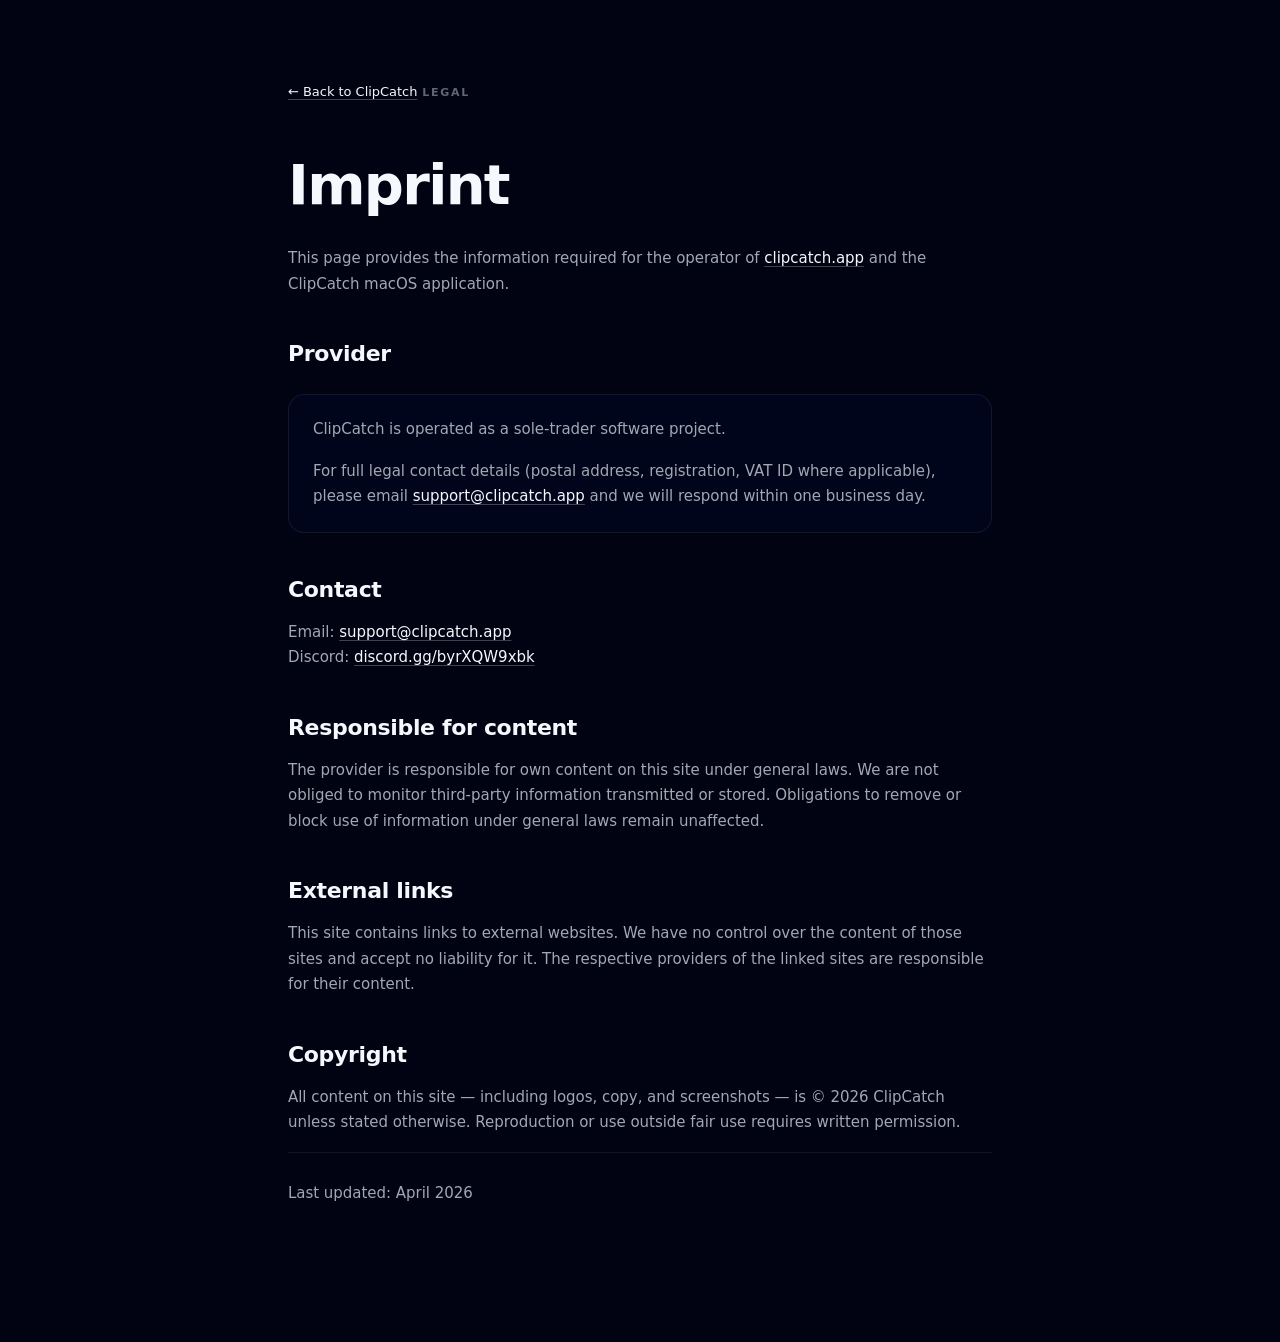
<file: imprint.html>
<!DOCTYPE html>
<html lang="en">
<head>
<meta charset="utf-8" />
<meta name="viewport" content="width=device-width, initial-scale=1, viewport-fit=cover" />
<meta name="theme-color" content="#0f1838" />
<title>Imprint — ClipCatch</title>
<meta name="description" content="Legal imprint and provider information for ClipCatch." />
<link rel="stylesheet" href="app/tokens.css"/>
<link rel="icon" type="image/svg+xml" href="app/favicon.svg"/>
<link rel="icon" type="image/x-icon" href="/favicon.ico?v=6"/>
<link rel="icon" type="image/png" sizes="32x32" href="/favicon-32.png?v=6"/>
<link rel="icon" type="image/png" sizes="256x256" href="/favicon.png?v=6"/>
<link rel="shortcut icon" href="/favicon.ico?v=6"/>
<link rel="apple-touch-icon" sizes="512x512" href="/apple-touch-icon.png?v=6"/>
<style>
  body { color: var(--fg); font-family: var(--sans); }
  .legal-wrap { max-width: 760px; margin: 0 auto; padding: 80px 28px 120px; }
  .legal-back { font-size: 13px; color: var(--fg-mute); text-decoration: none; display: inline-flex; align-items: center; gap: 8px; margin-bottom: 40px; }
  .legal-back:hover { color: var(--fg); }
  .legal-eyebrow { font-size: 11px; letter-spacing: 0.16em; text-transform: uppercase; color: var(--fg-faint); font-weight: 600; }
  .legal-wrap h1 { font-size: clamp(36px, 5vw, 56px); font-weight: 600; letter-spacing: -0.03em; margin: 14px 0 32px; line-height: 1.05; }
  .legal-wrap h2 { font-size: 22px; font-weight: 600; letter-spacing: -0.015em; margin: 40px 0 14px; color: var(--fg); }
  .legal-wrap p, .legal-wrap li { font-size: 15px; line-height: 1.7; color: var(--fg-mute); }
  .legal-wrap p { margin: 0 0 16px; }
  .legal-wrap ul { margin: 0 0 16px; padding-left: 22px; display: flex; flex-direction: column; gap: 6px; }
  .legal-wrap a { color: var(--fg); text-decoration: underline; text-underline-offset: 3px; text-decoration-color: oklch(1 0 0 / 0.25); transition: text-decoration-color 0.15s ease; }
  .legal-wrap a:hover { text-decoration-color: var(--fg); }
  .legal-meta { margin-top: 60px; padding-top: 28px; border-top: 0.5px solid var(--line); font-size: 12px; color: var(--fg-faint); }
  .legal-card { padding: 22px 24px; background: var(--bg-card); border: 0.5px solid var(--line); border-radius: 16px; margin: 24px 0; }
  .legal-card p:last-child { margin-bottom: 0; }
</style>
</head>
<body>
<div class="legal-wrap">
  <a href="index.html" class="legal-back">← Back to ClipCatch</a>
  <span class="legal-eyebrow">Legal</span>
  <h1>Imprint</h1>

  <p>This page provides the information required for the operator of <a href="https://clipcatch.app">clipcatch.app</a> and the ClipCatch macOS application.</p>

  <h2>Provider</h2>
  <div class="legal-card">
    <p>ClipCatch is operated as a sole-trader software project.</p>
    <p>For full legal contact details (postal address, registration, VAT ID where applicable), please email <a href="mailto:support@clipcatch.app">support@clipcatch.app</a> and we will respond within one business day.</p>
  </div>

  <h2>Contact</h2>
  <p>Email: <a href="mailto:support@clipcatch.app">support@clipcatch.app</a><br/>
  Discord: <a href="https://discord.gg/byrXQW9xbk" target="_blank" rel="noopener">discord.gg/byrXQW9xbk</a></p>

  <h2>Responsible for content</h2>
  <p>The provider is responsible for own content on this site under general laws. We are not obliged to monitor third-party information transmitted or stored. Obligations to remove or block use of information under general laws remain unaffected.</p>

  <h2>External links</h2>
  <p>This site contains links to external websites. We have no control over the content of those sites and accept no liability for it. The respective providers of the linked sites are responsible for their content.</p>

  <h2>Copyright</h2>
  <p>All content on this site — including logos, copy, and screenshots — is © 2026 ClipCatch unless stated otherwise. Reproduction or use outside fair use requires written permission.</p>

  <p class="legal-meta">Last updated: April 2026</p>
</div>
</body>
</html>
</file>
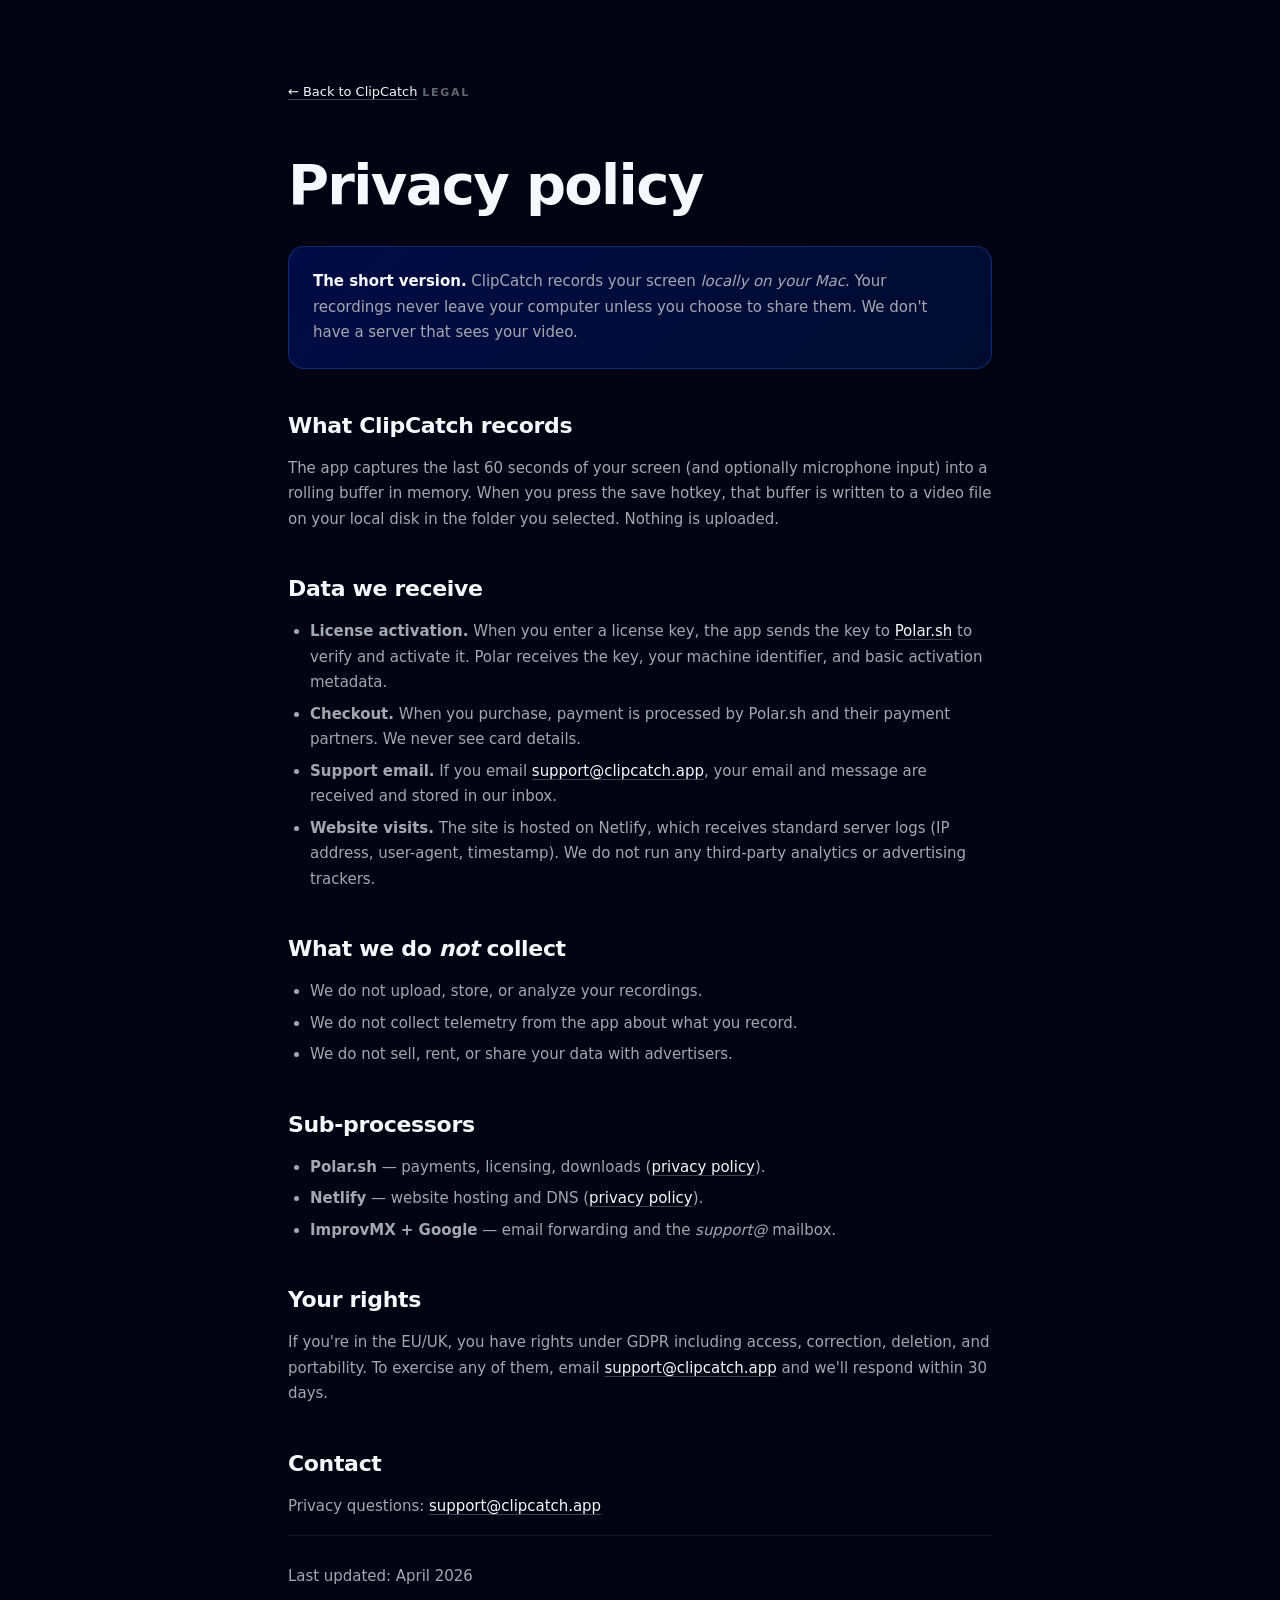
<file: privacy.html>
<!DOCTYPE html>
<html lang="en">
<head>
<meta charset="utf-8" />
<meta name="viewport" content="width=device-width, initial-scale=1, viewport-fit=cover" />
<meta name="theme-color" content="#0f1838" />
<title>Privacy policy — ClipCatch</title>
<meta name="description" content="How ClipCatch handles your data. Short version: recordings stay on your Mac." />
<link rel="stylesheet" href="app/tokens.css"/>
<link rel="icon" type="image/svg+xml" href="app/favicon.svg"/>
<link rel="icon" type="image/x-icon" href="/favicon.ico?v=6"/>
<link rel="icon" type="image/png" sizes="32x32" href="/favicon-32.png?v=6"/>
<link rel="icon" type="image/png" sizes="256x256" href="/favicon.png?v=6"/>
<link rel="shortcut icon" href="/favicon.ico?v=6"/>
<link rel="apple-touch-icon" sizes="512x512" href="/apple-touch-icon.png?v=6"/>
<style>
  body { color: var(--fg); font-family: var(--sans); }
  .legal-wrap { max-width: 760px; margin: 0 auto; padding: 80px 28px 120px; }
  .legal-back { font-size: 13px; color: var(--fg-mute); text-decoration: none; display: inline-flex; align-items: center; gap: 8px; margin-bottom: 40px; }
  .legal-back:hover { color: var(--fg); }
  .legal-eyebrow { font-size: 11px; letter-spacing: 0.16em; text-transform: uppercase; color: var(--fg-faint); font-weight: 600; }
  .legal-wrap h1 { font-size: clamp(36px, 5vw, 56px); font-weight: 600; letter-spacing: -0.03em; margin: 14px 0 32px; line-height: 1.05; }
  .legal-wrap h2 { font-size: 22px; font-weight: 600; letter-spacing: -0.015em; margin: 40px 0 14px; color: var(--fg); }
  .legal-wrap p, .legal-wrap li { font-size: 15px; line-height: 1.7; color: var(--fg-mute); }
  .legal-wrap p { margin: 0 0 16px; }
  .legal-wrap ul { margin: 0 0 16px; padding-left: 22px; display: flex; flex-direction: column; gap: 6px; }
  .legal-wrap a { color: var(--fg); text-decoration: underline; text-underline-offset: 3px; text-decoration-color: oklch(1 0 0 / 0.25); transition: text-decoration-color 0.15s ease; }
  .legal-wrap a:hover { text-decoration-color: var(--fg); }
  .legal-meta { margin-top: 60px; padding-top: 28px; border-top: 0.5px solid var(--line); font-size: 12px; color: var(--fg-faint); }
  .legal-card { padding: 22px 24px; background: var(--bg-card); border: 0.5px solid var(--line); border-radius: 16px; margin: 24px 0; }
  .legal-card p:last-child { margin-bottom: 0; }
  .legal-card.tldr { background: linear-gradient(135deg, oklch(0.30 0.18 263 / 0.45), oklch(0.22 0.10 263 / 0.55)); border-color: oklch(0.62 0.22 258 / 0.30); }
  .legal-card.tldr strong { color: var(--fg); }
</style>
</head>
<body>
<div class="legal-wrap">
  <a href="index.html" class="legal-back">← Back to ClipCatch</a>
  <span class="legal-eyebrow">Legal</span>
  <h1>Privacy policy</h1>

  <div class="legal-card tldr">
    <p><strong>The short version.</strong> ClipCatch records your screen <em>locally on your Mac</em>. Your recordings never leave your computer unless you choose to share them. We don't have a server that sees your video.</p>
  </div>

  <h2>What ClipCatch records</h2>
  <p>The app captures the last 60 seconds of your screen (and optionally microphone input) into a rolling buffer in memory. When you press the save hotkey, that buffer is written to a video file on your local disk in the folder you selected. Nothing is uploaded.</p>

  <h2>Data we receive</h2>
  <ul>
    <li><strong>License activation.</strong> When you enter a license key, the app sends the key to <a href="https://polar.sh" target="_blank" rel="noopener">Polar.sh</a> to verify and activate it. Polar receives the key, your machine identifier, and basic activation metadata.</li>
    <li><strong>Checkout.</strong> When you purchase, payment is processed by Polar.sh and their payment partners. We never see card details.</li>
    <li><strong>Support email.</strong> If you email <a href="mailto:support@clipcatch.app">support@clipcatch.app</a>, your email and message are received and stored in our inbox.</li>
    <li><strong>Website visits.</strong> The site is hosted on Netlify, which receives standard server logs (IP address, user-agent, timestamp). We do not run any third-party analytics or advertising trackers.</li>
  </ul>

  <h2>What we do <em>not</em> collect</h2>
  <ul>
    <li>We do not upload, store, or analyze your recordings.</li>
    <li>We do not collect telemetry from the app about what you record.</li>
    <li>We do not sell, rent, or share your data with advertisers.</li>
  </ul>

  <h2>Sub-processors</h2>
  <ul>
    <li><strong>Polar.sh</strong> — payments, licensing, downloads (<a href="https://polar.sh/legal/privacy" target="_blank" rel="noopener">privacy policy</a>).</li>
    <li><strong>Netlify</strong> — website hosting and DNS (<a href="https://www.netlify.com/privacy/" target="_blank" rel="noopener">privacy policy</a>).</li>
    <li><strong>ImprovMX + Google</strong> — email forwarding and the <em>support@</em> mailbox.</li>
  </ul>

  <h2>Your rights</h2>
  <p>If you're in the EU/UK, you have rights under GDPR including access, correction, deletion, and portability. To exercise any of them, email <a href="mailto:support@clipcatch.app">support@clipcatch.app</a> and we'll respond within 30 days.</p>

  <h2>Contact</h2>
  <p>Privacy questions: <a href="mailto:support@clipcatch.app">support@clipcatch.app</a></p>

  <p class="legal-meta">Last updated: April 2026</p>
</div>
</body>
</html>
</file>
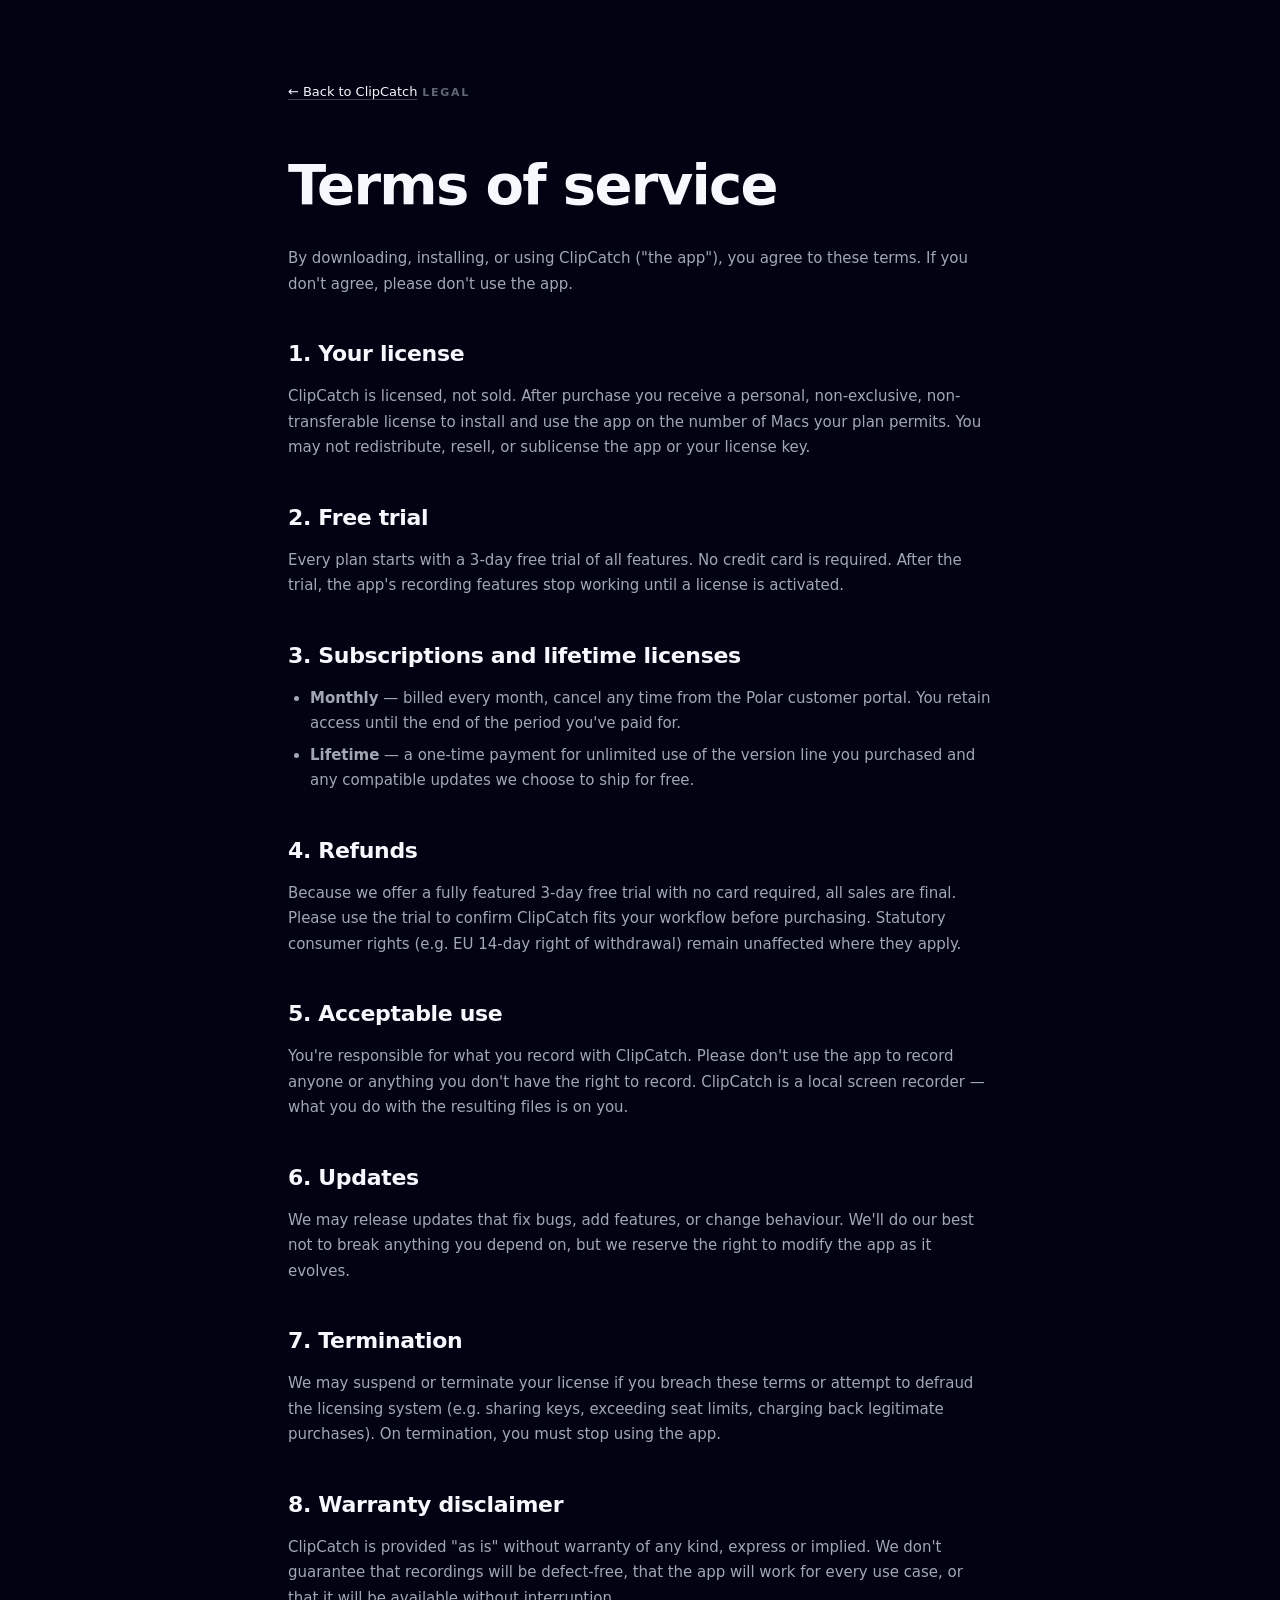
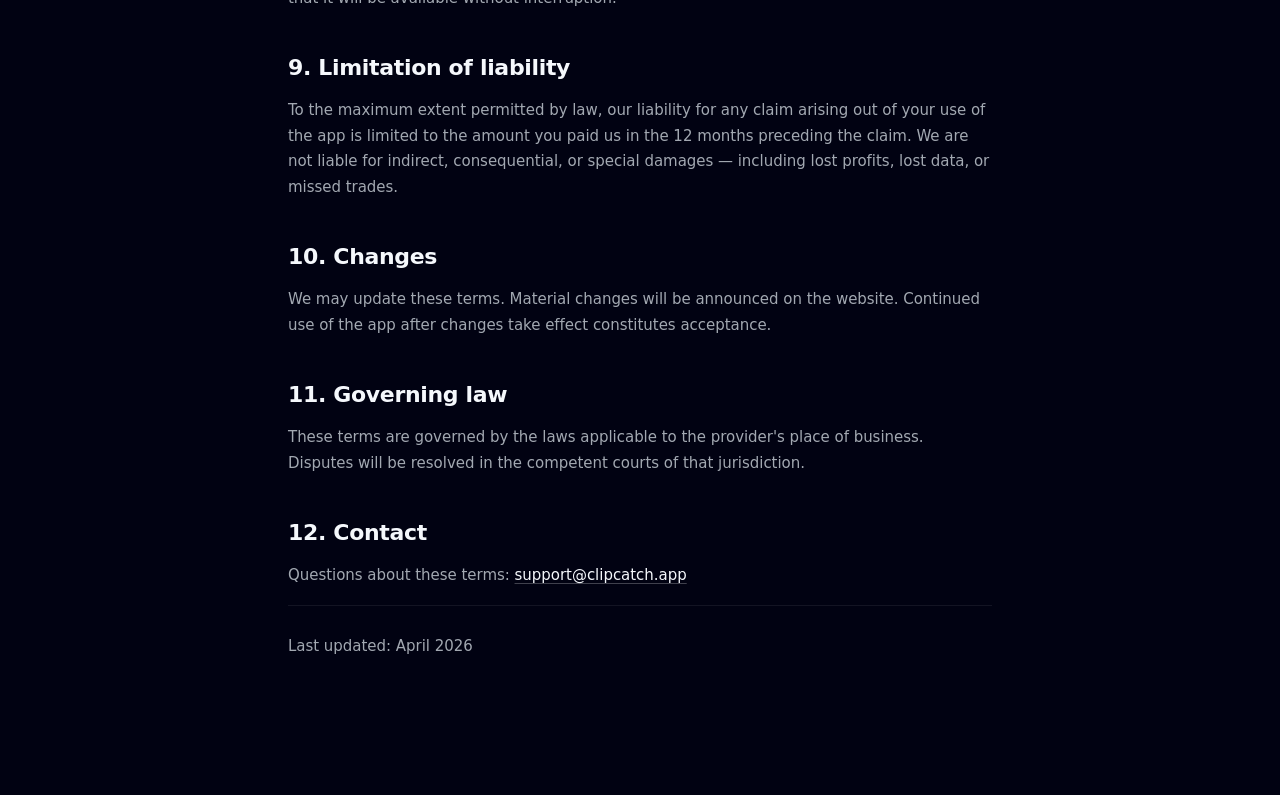
<file: terms.html>
<!DOCTYPE html>
<html lang="en">
<head>
<meta charset="utf-8" />
<meta name="viewport" content="width=device-width, initial-scale=1, viewport-fit=cover" />
<meta name="theme-color" content="#0f1838" />
<title>Terms of service — ClipCatch</title>
<meta name="description" content="The terms that apply when you use ClipCatch." />
<link rel="stylesheet" href="app/tokens.css"/>
<link rel="icon" type="image/svg+xml" href="app/favicon.svg"/>
<link rel="icon" type="image/x-icon" href="/favicon.ico?v=6"/>
<link rel="icon" type="image/png" sizes="32x32" href="/favicon-32.png?v=6"/>
<link rel="icon" type="image/png" sizes="256x256" href="/favicon.png?v=6"/>
<link rel="shortcut icon" href="/favicon.ico?v=6"/>
<link rel="apple-touch-icon" sizes="512x512" href="/apple-touch-icon.png?v=6"/>
<style>
  body { color: var(--fg); font-family: var(--sans); }
  .legal-wrap { max-width: 760px; margin: 0 auto; padding: 80px 28px 120px; }
  .legal-back { font-size: 13px; color: var(--fg-mute); text-decoration: none; display: inline-flex; align-items: center; gap: 8px; margin-bottom: 40px; }
  .legal-back:hover { color: var(--fg); }
  .legal-eyebrow { font-size: 11px; letter-spacing: 0.16em; text-transform: uppercase; color: var(--fg-faint); font-weight: 600; }
  .legal-wrap h1 { font-size: clamp(36px, 5vw, 56px); font-weight: 600; letter-spacing: -0.03em; margin: 14px 0 32px; line-height: 1.05; }
  .legal-wrap h2 { font-size: 22px; font-weight: 600; letter-spacing: -0.015em; margin: 40px 0 14px; color: var(--fg); }
  .legal-wrap p, .legal-wrap li { font-size: 15px; line-height: 1.7; color: var(--fg-mute); }
  .legal-wrap p { margin: 0 0 16px; }
  .legal-wrap ul { margin: 0 0 16px; padding-left: 22px; display: flex; flex-direction: column; gap: 6px; }
  .legal-wrap a { color: var(--fg); text-decoration: underline; text-underline-offset: 3px; text-decoration-color: oklch(1 0 0 / 0.25); transition: text-decoration-color 0.15s ease; }
  .legal-wrap a:hover { text-decoration-color: var(--fg); }
  .legal-meta { margin-top: 60px; padding-top: 28px; border-top: 0.5px solid var(--line); font-size: 12px; color: var(--fg-faint); }
</style>
</head>
<body>
<div class="legal-wrap">
  <a href="index.html" class="legal-back">← Back to ClipCatch</a>
  <span class="legal-eyebrow">Legal</span>
  <h1>Terms of service</h1>

  <p>By downloading, installing, or using ClipCatch ("the app"), you agree to these terms. If you don't agree, please don't use the app.</p>

  <h2>1. Your license</h2>
  <p>ClipCatch is licensed, not sold. After purchase you receive a personal, non-exclusive, non-transferable license to install and use the app on the number of Macs your plan permits. You may not redistribute, resell, or sublicense the app or your license key.</p>

  <h2>2. Free trial</h2>
  <p>Every plan starts with a 3-day free trial of all features. No credit card is required. After the trial, the app's recording features stop working until a license is activated.</p>

  <h2>3. Subscriptions and lifetime licenses</h2>
  <ul>
    <li><strong>Monthly</strong> — billed every month, cancel any time from the Polar customer portal. You retain access until the end of the period you've paid for.</li>
    <li><strong>Lifetime</strong> — a one-time payment for unlimited use of the version line you purchased and any compatible updates we choose to ship for free.</li>
  </ul>

  <h2>4. Refunds</h2>
  <p>Because we offer a fully featured 3-day free trial with no card required, all sales are final. Please use the trial to confirm ClipCatch fits your workflow before purchasing. Statutory consumer rights (e.g. EU 14-day right of withdrawal) remain unaffected where they apply.</p>

  <h2>5. Acceptable use</h2>
  <p>You're responsible for what you record with ClipCatch. Please don't use the app to record anyone or anything you don't have the right to record. ClipCatch is a local screen recorder — what you do with the resulting files is on you.</p>

  <h2>6. Updates</h2>
  <p>We may release updates that fix bugs, add features, or change behaviour. We'll do our best not to break anything you depend on, but we reserve the right to modify the app as it evolves.</p>

  <h2>7. Termination</h2>
  <p>We may suspend or terminate your license if you breach these terms or attempt to defraud the licensing system (e.g. sharing keys, exceeding seat limits, charging back legitimate purchases). On termination, you must stop using the app.</p>

  <h2>8. Warranty disclaimer</h2>
  <p>ClipCatch is provided "as is" without warranty of any kind, express or implied. We don't guarantee that recordings will be defect-free, that the app will work for every use case, or that it will be available without interruption.</p>

  <h2>9. Limitation of liability</h2>
  <p>To the maximum extent permitted by law, our liability for any claim arising out of your use of the app is limited to the amount you paid us in the 12 months preceding the claim. We are not liable for indirect, consequential, or special damages — including lost profits, lost data, or missed trades.</p>

  <h2>10. Changes</h2>
  <p>We may update these terms. Material changes will be announced on the website. Continued use of the app after changes take effect constitutes acceptance.</p>

  <h2>11. Governing law</h2>
  <p>These terms are governed by the laws applicable to the provider's place of business. Disputes will be resolved in the competent courts of that jurisdiction.</p>

  <h2>12. Contact</h2>
  <p>Questions about these terms: <a href="mailto:support@clipcatch.app">support@clipcatch.app</a></p>

  <p class="legal-meta">Last updated: April 2026</p>
</div>
</body>
</html>
</file>
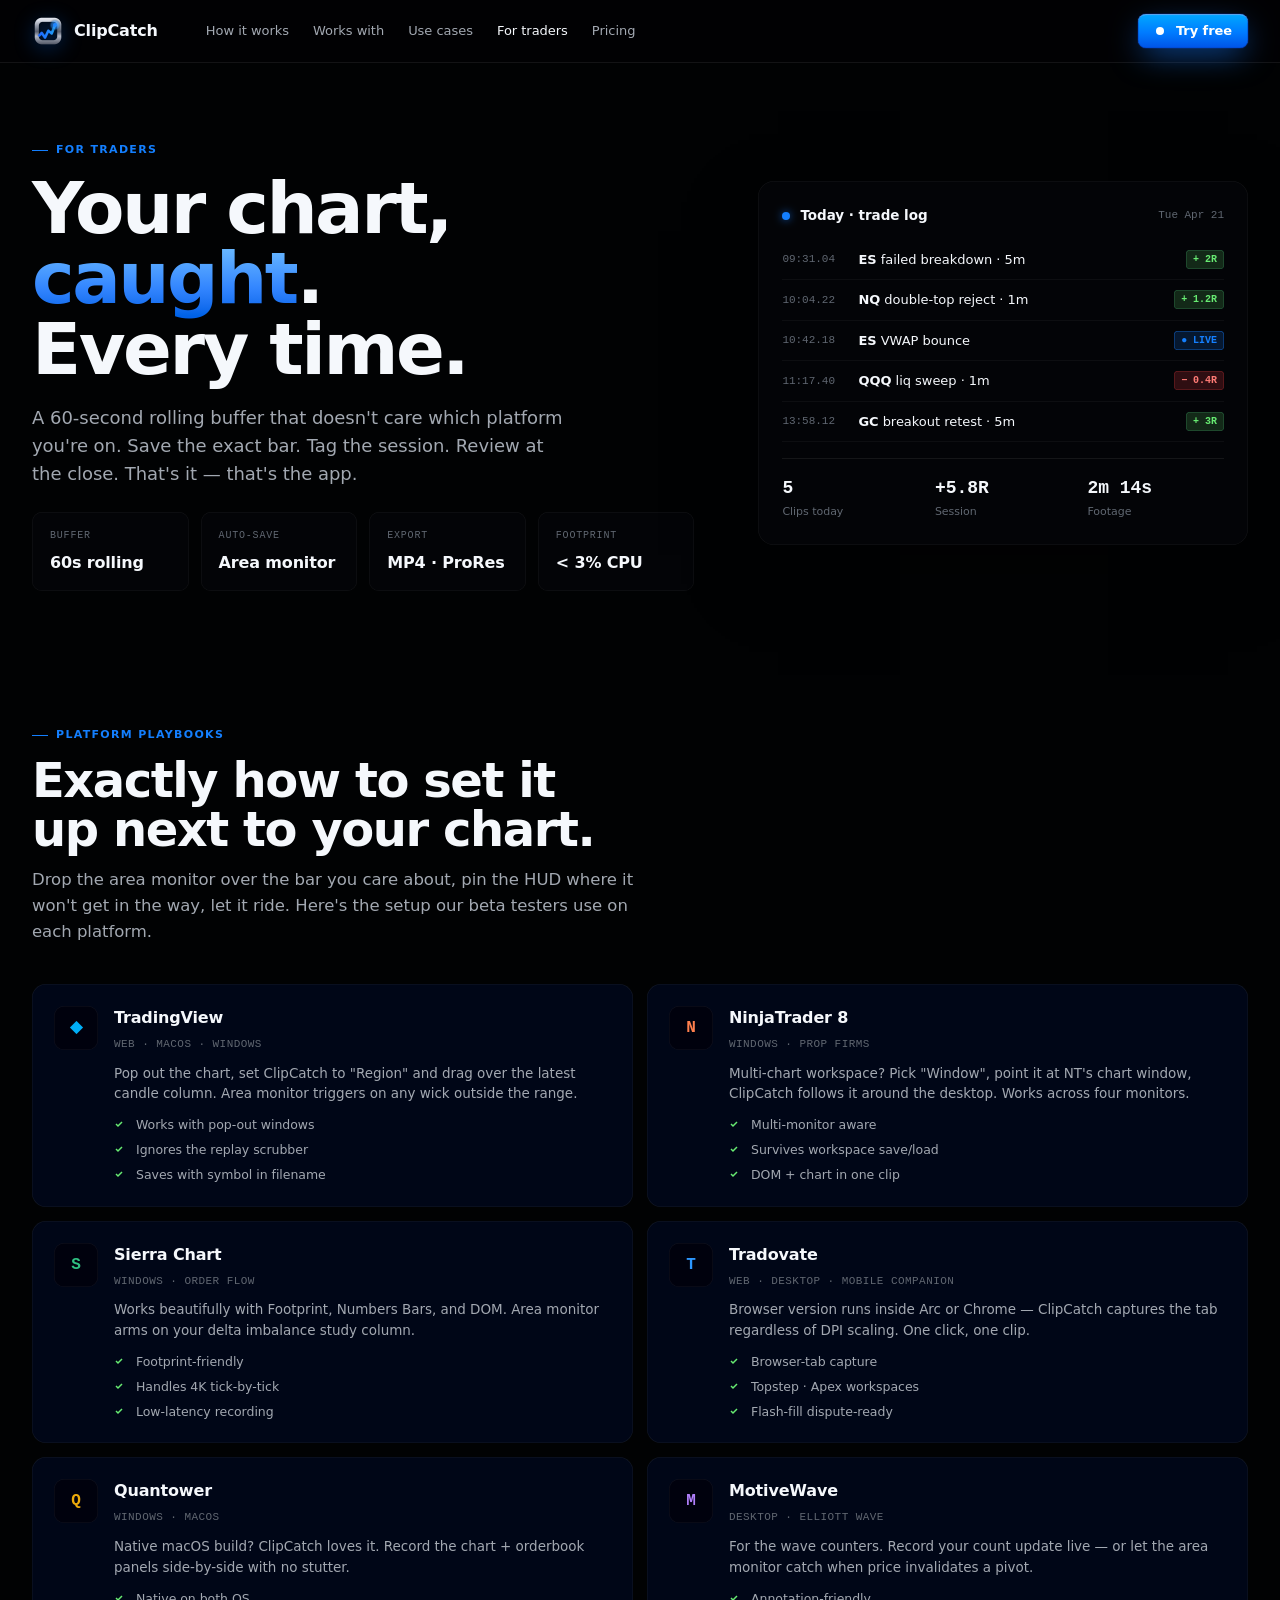
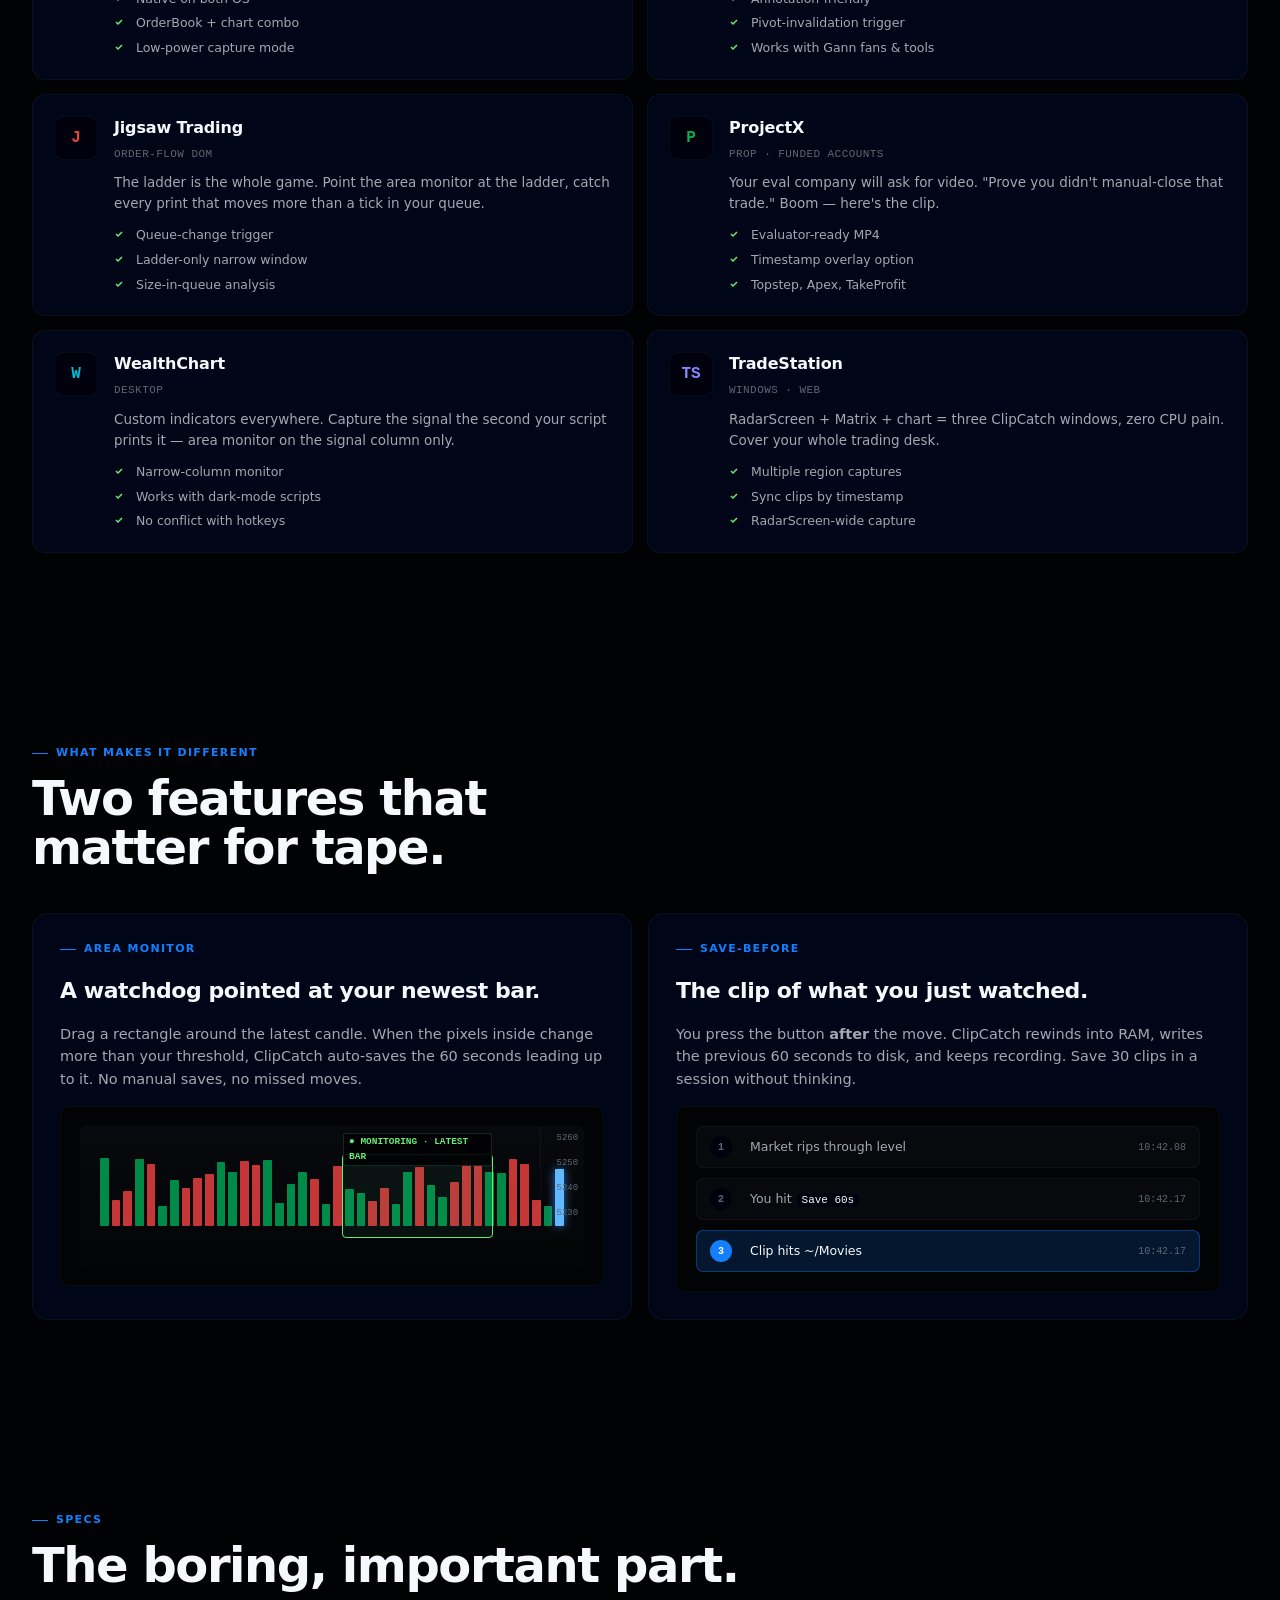
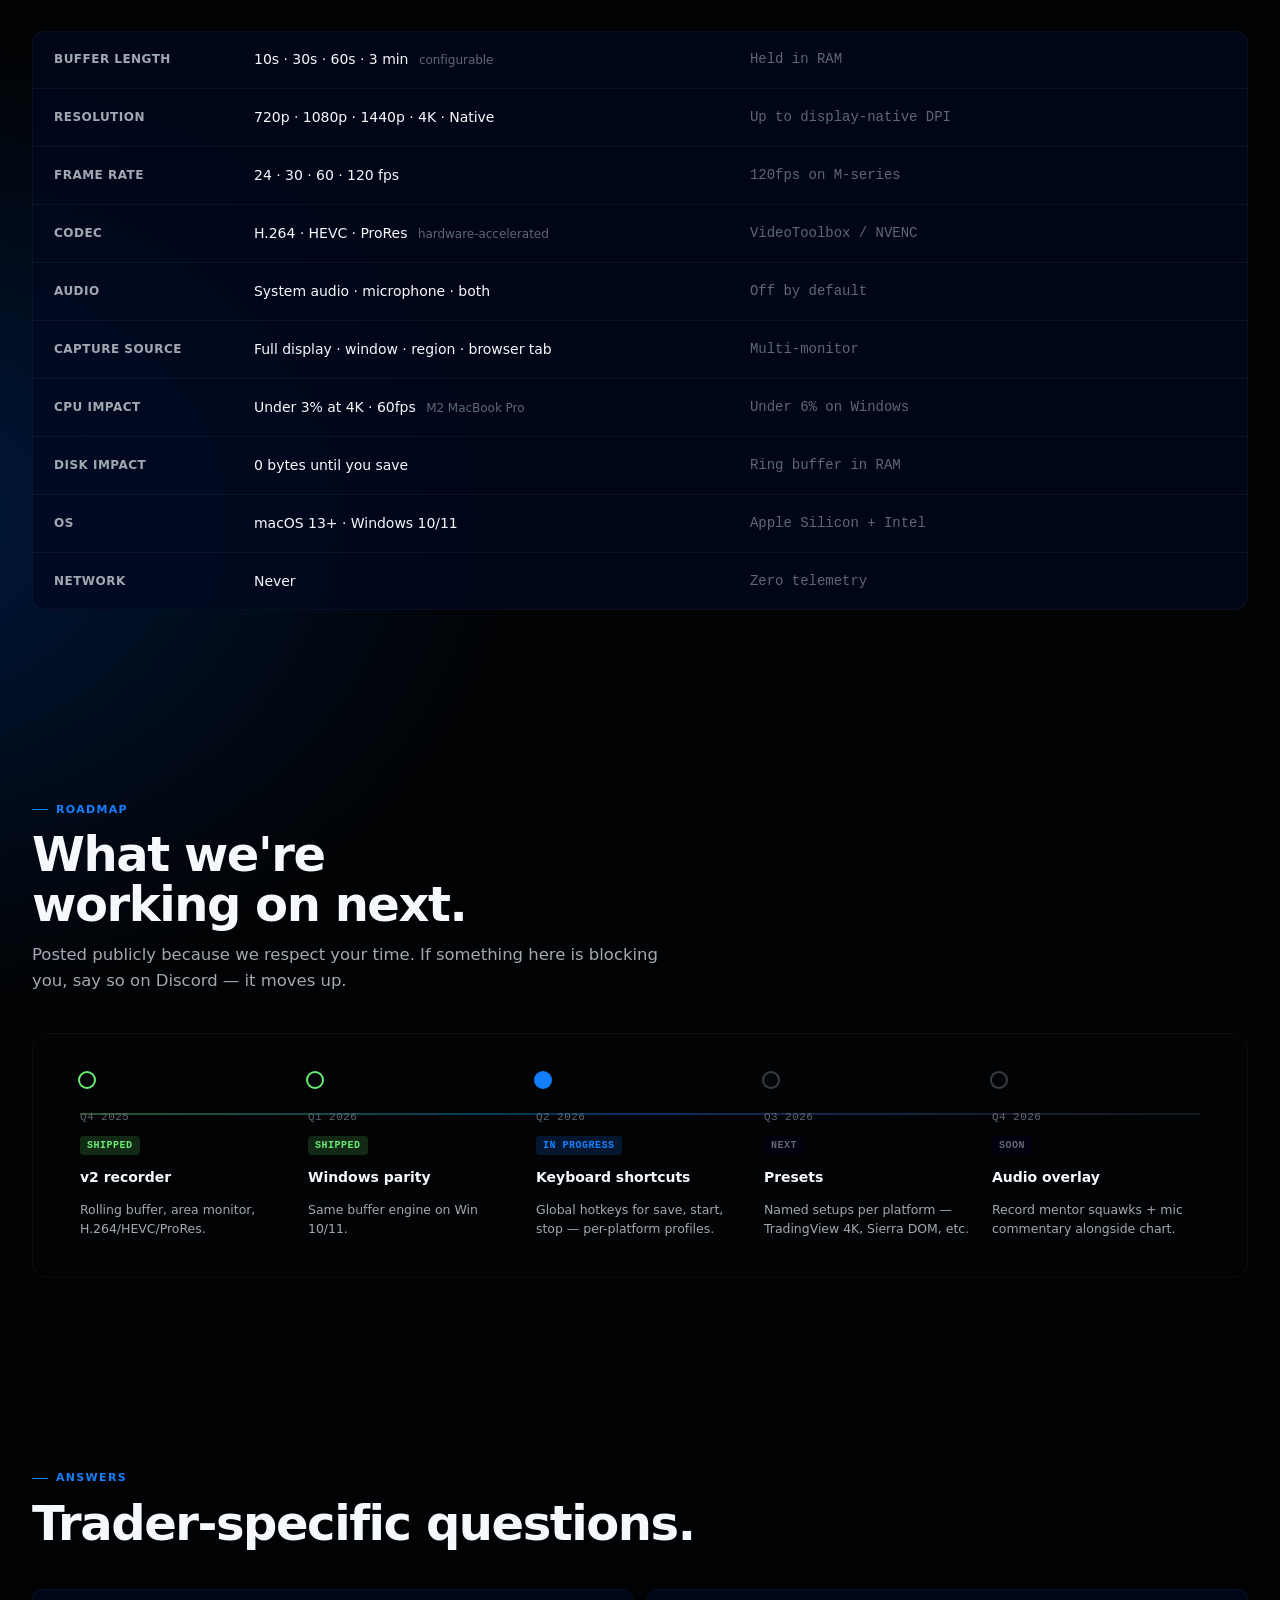
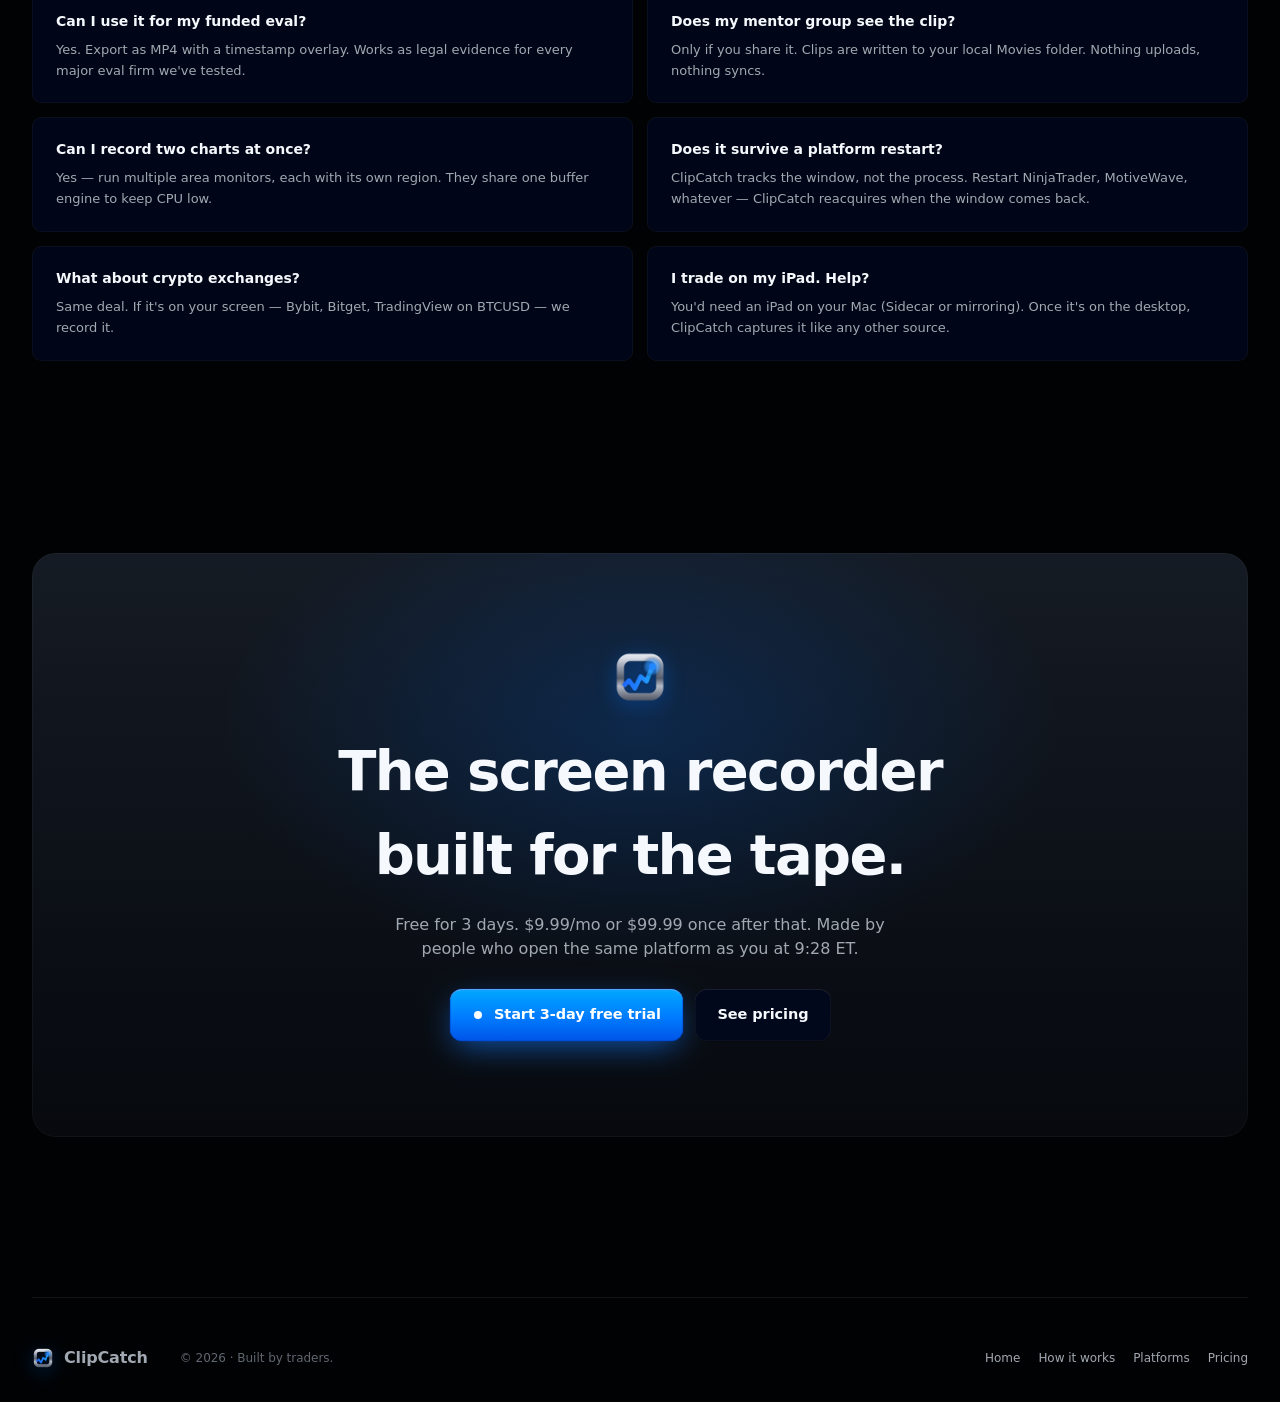
<file: traders.html>
<!doctype html>
<html lang="en">
<head>
<meta charset="utf-8"/>
<title>ClipCatch — For traders.</title>
<meta name="viewport" content="width=1440"/>
<link rel="stylesheet" href="app/tokens.css"/>
<link rel="icon" href="app/logo.png"/>
<style>
  html, body { scroll-behavior: smooth; }
  body {
    background:
      radial-gradient(1400px 900px at 80% -10%, oklch(0.26 0.04 260) 0%, transparent 60%),
      radial-gradient(1200px 900px at -10% 60%, oklch(0.22 0.08 255) 0%, transparent 55%),
      oklch(0.085 0.008 260);
  }
  .site { max-width: 1280px; margin: 0 auto; padding: 0 32px; }

  /* Nav (shared vocabulary with main) */
  .nav { position: sticky; top: 0; z-index: 50; backdrop-filter: blur(20px) saturate(160%); background: oklch(0.09 0.008 260 / 0.85); border-bottom: 0.5px solid var(--line); }
  .nav-inner { max-width: 1280px; margin: 0 auto; padding: 14px 32px; display: flex; align-items: center; gap: 32px; }
  .brand { display: flex; align-items: center; gap: 10px; font-weight: 600; font-size: 16px; color: var(--fg); letter-spacing: -0.01em; text-decoration: none; }
  .brand-mark { width: 32px; height: 32px; background: url('app/logo.png') center / contain no-repeat; filter: drop-shadow(0 4px 10px oklch(0.55 0.22 255 / 0.45)); }
  .brand-mark.sm { width: 22px; height: 22px; }
  .nav-links { display: flex; gap: 24px; margin-left: 16px; }
  .nav-links a { color: var(--fg-mute); text-decoration: none; font-size: 13px; font-weight: 500; }
  .nav-links a.on { color: var(--fg); }
  .nav-links a:hover { color: var(--fg); }
  .nav-cta { margin-left: auto; }

  /* Hero */
  .hero { padding: 72px 0 40px; }
  .hero-inner { display: grid; grid-template-columns: 1.15fr 0.85fr; gap: 64px; align-items: center; }
  .eyebrow {
    font-size: 11px; font-weight: 700; letter-spacing: 0.12em; text-transform: uppercase;
    color: var(--rec); display: inline-flex; align-items: center; gap: 8px;
  }
  .eyebrow::before { content: ''; width: 16px; height: 1px; background: var(--rec); }
  h1 {
    margin: 14px 0 20px; font-size: 72px; font-weight: 600;
    letter-spacing: -0.035em; line-height: 0.98; color: var(--fg);
    text-wrap: balance;
  }
  h1 em {
    font-style: normal;
    background: linear-gradient(180deg, oklch(0.82 0.16 255), oklch(0.52 0.22 260));
    -webkit-background-clip: text; background-clip: text; color: transparent;
  }
  .sub { font-size: 18px; line-height: 1.55; color: var(--fg-mute); max-width: 540px; text-wrap: pretty; }

  /* Hero side card: daily log */
  .daylog {
    background: oklch(0.11 0.008 260); border-radius: 16px;
    padding: 24px;
    box-shadow: inset 0 0 0 0.5px var(--line), 0 30px 80px -20px rgba(0,0,0,0.5);
  }
  .daylog .head { display: flex; align-items: center; gap: 10px; margin-bottom: 14px; }
  .daylog .head .pip { width:8px; height:8px; border-radius:50%; background: var(--rec); box-shadow: 0 0 8px var(--rec-glow); animation: pip 1.6s ease-in-out infinite; }
  @keyframes pip { 0%,100% { opacity: 1} 50% { opacity: 0.35} }
  .daylog .head .t { color: var(--fg); font-size: 13.5px; font-weight: 600; }
  .daylog .head .sub { color: var(--fg-faint); font-family: var(--mono); font-size: 11px; margin-left: auto; }
  .log-row {
    display: grid; grid-template-columns: 64px 1fr auto;
    gap: 12px; padding: 10px 0;
    align-items: center;
    border-bottom: 0.5px solid var(--line-soft);
    font-size: 13px;
  }
  .log-row:last-child { border-bottom: 0; }
  .log-row .time { color: var(--fg-faint); font-family: var(--mono); font-size: 11px; }
  .log-row .label { color: var(--fg); }
  .log-row .label b { color: var(--fg); font-weight: 600; }
  .log-row .tag {
    font-family: var(--mono); font-size: 10px; font-weight: 700;
    padding: 2px 7px; border-radius: 4px;
    background: var(--bg-inset); color: var(--fg-mute);
    box-shadow: inset 0 0 0 0.5px var(--line);
  }
  .log-row .tag.win { background: var(--match-soft); color: var(--match); box-shadow: inset 0 0 0 0.5px oklch(0.74 0.15 155 / 0.4); }
  .log-row .tag.loss { background: oklch(0.65 0.22 25 / 0.18); color: oklch(0.78 0.20 25); box-shadow: inset 0 0 0 0.5px oklch(0.65 0.22 25 / 0.4); }
  .log-row .tag.live { background: var(--rec-soft); color: var(--rec); box-shadow: inset 0 0 0 0.5px var(--rec-glow); }
  .daylog .stats { display: grid; grid-template-columns: repeat(3, 1fr); gap: 16px; margin-top: 16px; padding-top: 16px; border-top: 0.5px solid var(--line); }
  .daylog .s { display: flex; flex-direction: column; gap: 2px; }
  .daylog .s b { color: var(--fg); font-size: 18px; font-weight: 600; font-family: var(--mono); }
  .daylog .s span { color: var(--fg-faint); font-size: 11px; }

  /* Sections */
  section.sec { padding: 96px 0; }
  .sec-head { display: flex; flex-direction: column; gap: 12px; margin-bottom: 40px; max-width: 720px; }
  .sec-head.center { margin: 0 auto 48px; text-align: center; align-items: center; }
  .sec-head h2 { margin: 0; font-size: 48px; font-weight: 600; letter-spacing: -0.03em; line-height: 1.04; color: var(--fg); text-wrap: balance; }
  .sec-head p { margin: 0; color: var(--fg-mute); font-size: 16.5px; line-height: 1.55; max-width: 640px; text-wrap: pretty; }

  /* Broker-specific playbooks */
  .playbooks { display: grid; grid-template-columns: repeat(2, 1fr); gap: 14px; }
  .pb {
    background: var(--bg-card); border-radius: 14px; padding: 22px;
    box-shadow: inset 0 0 0 0.5px var(--line);
    display: grid; grid-template-columns: 44px 1fr; gap: 16px;
    position: relative; transition: box-shadow .2s, transform .2s;
  }
  .pb:hover { box-shadow: inset 0 0 0 0.5px oklch(0.68 0.18 255 / 0.4); transform: translateY(-1px); }
  .pb .glyph {
    width: 44px; height: 44px; border-radius: 10px;
    display: grid; place-items: center;
    background: var(--bg-inset); color: var(--fg);
    box-shadow: inset 0 0 0 0.5px var(--line);
    font-weight: 700; font-size: 16px; font-family: var(--mono);
  }
  .pb h5 { margin: 0 0 6px; color: var(--fg); font-size: 16px; font-weight: 600; letter-spacing: -0.01em; }
  .pb .platform { color: var(--fg-faint); font-size: 11px; font-family: var(--mono); letter-spacing: 0.04em; text-transform: uppercase; margin-bottom: 10px; }
  .pb p { margin: 0 0 12px; color: var(--fg-mute); font-size: 13.5px; line-height: 1.55; }
  .pb ul { margin: 0; padding: 0; list-style: none; display: flex; flex-direction: column; gap: 6px; }
  .pb ul li { color: var(--fg-mute); font-size: 12.5px; display: grid; grid-template-columns: 14px 1fr; gap: 8px; line-height: 1.5; }
  .pb ul li svg { color: var(--match); margin-top: 3px; }

  /* Killer-feature split cards */
  .split-features { display: grid; grid-template-columns: repeat(2, 1fr); gap: 16px; }
  .sf {
    background: var(--bg-card); border-radius: 16px; padding: 28px;
    box-shadow: inset 0 0 0 0.5px var(--line);
    display: flex; flex-direction: column; gap: 16px;
    position: relative; overflow: hidden;
  }
  .sf h4 { margin: 0; color: var(--fg); font-size: 22px; font-weight: 600; letter-spacing: -0.02em; }
  .sf p { margin: 0; color: var(--fg-mute); font-size: 14.5px; line-height: 1.55; }
  .sf .vis {
    min-height: 180px; border-radius: 10px; padding: 20px;
    background: oklch(0.10 0.008 260);
    box-shadow: inset 0 0 0 0.5px var(--line);
    position: relative; overflow: hidden;
  }

  /* Area-monitor demo tiles */
  .areacard {
    position: absolute; border: 1.5px solid var(--match);
    background: oklch(0.74 0.15 155 / 0.06); border-radius: 4px;
    top: 20%; right: 18%; width: 30%; bottom: 20%;
  }
  .areacard .tag { position: absolute; top: -22px; right: 0; font-family: var(--mono); font-size: 9.5px; font-weight: 700; color: var(--match); padding: 2px 6px; border-radius: 3px; background: oklch(0.09 0.008 260 / 0.92); box-shadow: inset 0 0 0 0.5px oklch(0.74 0.15 155 / 0.4); }

  /* Detail spec table */
  .spec {
    background: var(--bg-card); border-radius: 14px;
    box-shadow: inset 0 0 0 0.5px var(--line);
    overflow: hidden;
  }
  .spec-row { display: grid; grid-template-columns: 180px 1fr 1fr; padding: 18px 22px; border-bottom: 0.5px solid var(--line-soft); align-items: center; gap: 20px; }
  .spec-row:last-child { border-bottom: 0; }
  .spec-row .k { color: var(--fg-mute); font-size: 12px; letter-spacing: 0.04em; text-transform: uppercase; font-weight: 600; }
  .spec-row .v { color: var(--fg); font-size: 14px; }
  .spec-row .v small { color: var(--fg-faint); font-size: 12px; margin-left: 6px; }
  .spec-row .mono { font-family: var(--mono); }

  /* Roadmap timeline */
  .roadmap {
    background: oklch(0.10 0.008 260); border-radius: 16px;
    padding: 40px 48px;
    box-shadow: inset 0 0 0 0.5px var(--line);
    position: relative;
  }
  .roadmap::before {
    content: ''; position: absolute; left: 48px; right: 48px; top: 80px;
    height: 2px; background: linear-gradient(90deg, var(--match), var(--rec), var(--fg-dim));
    opacity: 0.35;
  }
  .road-row { display: grid; grid-template-columns: repeat(5, 1fr); gap: 20px; position: relative; }
  .road {
    display: flex; flex-direction: column; gap: 10px; position: relative;
  }
  .road .node {
    width: 14px; height: 14px; border-radius: 50%;
    background: oklch(0.11 0.008 260);
    box-shadow: 0 0 0 2px var(--match);
    margin-bottom: 12px;
  }
  .road.progress .node { box-shadow: 0 0 0 2px var(--rec); background: var(--rec); animation: pip 1.6s ease-in-out infinite; }
  .road.soon .node     { box-shadow: 0 0 0 2px var(--fg-dim); background: oklch(0.11 0.008 260); }
  .road .q { color: var(--fg-faint); font-family: var(--mono); font-size: 11px; letter-spacing: 0.04em; text-transform: uppercase; }
  .road h6 { margin: 2px 0; color: var(--fg); font-size: 14px; font-weight: 600; }
  .road p { margin: 0; color: var(--fg-mute); font-size: 12.5px; line-height: 1.55; }
  .road .status {
    font-family: var(--mono); font-size: 10px; font-weight: 700; letter-spacing: 0.05em;
    padding: 2px 7px; border-radius: 4px; align-self: flex-start;
  }
  .road.done .status     { background: var(--match-soft); color: var(--match); }
  .road.progress .status { background: var(--rec-soft); color: var(--rec); }
  .road.soon .status     { background: var(--bg-inset); color: var(--fg-faint); }

  /* FAQ */
  .faq { display: grid; grid-template-columns: repeat(2, 1fr); gap: 14px; }
  .faq-item { background: var(--bg-card); border-radius: 10px; padding: 22px 24px; box-shadow: inset 0 0 0 0.5px var(--line); }
  .faq-item h6 { margin: 0 0 8px; color: var(--fg); font-size: 14px; font-weight: 600; }
  .faq-item p  { margin: 0; color: var(--fg-mute); font-size: 13px; line-height: 1.6; }

  /* CTA */
  .footer-cta { position: relative; padding: 96px 48px; border-radius: 24px; background: radial-gradient(700px 400px at 50% 30%, oklch(0.55 0.22 255 / 0.22), transparent 60%), linear-gradient(180deg, oklch(0.22 0.02 260), oklch(0.14 0.012 260)); box-shadow: inset 0 0 0 0.5px var(--line); text-align: center; }
  .footer-cta h2 { font-size: 56px; margin: 0 auto 16px; max-width: 720px; color: var(--fg); letter-spacing: -0.03em; font-weight: 600; text-wrap: balance; }
  .footer-cta p { margin: 0 auto 28px; max-width: 520px; color: var(--fg-mute); font-size: 16px; }
  .hero-cta { display: flex; gap: 12px; justify-content: center; flex-wrap: wrap; }
  .btn-xl { height: 52px; padding: 0 22px; border-radius: 12px; font-size: 14.5px; }

  footer { padding: 48px 0 32px; border-top: 0.5px solid var(--line); margin-top: 64px; }
  .foot-inner { display: flex; gap: 32px; align-items: center; flex-wrap: wrap; color: var(--fg-faint); font-size: 12px; }
  .foot-inner a { color: var(--fg-mute); text-decoration: none; }

  .reveal { opacity: 0; transform: translateY(18px); transition: opacity 0.7s ease, transform 0.7s ease; }
  .reveal.in { opacity: 1; transform: none; }

  /* "Spec" tag row */
  .workflow-strip {
    display: grid; grid-template-columns: repeat(4, 1fr); gap: 12px;
    margin-top: 24px;
  }
  .ws {
    background: oklch(0.11 0.008 260); border-radius: 10px;
    padding: 16px 18px;
    box-shadow: inset 0 0 0 0.5px var(--line);
  }
  .ws .t { color: var(--fg-faint); font-family: var(--mono); font-size: 10px; letter-spacing: 0.08em; text-transform: uppercase; margin-bottom: 8px; }
  .ws .v { color: var(--fg); font-size: 16px; font-weight: 600; letter-spacing: -0.01em; }

  /* Monitor zone demo */
  .zone-demo {
    position: relative; height: 100%;
    background:
      linear-gradient(to bottom, oklch(0.14 0.008 260), oklch(0.11 0.008 260));
    border-radius: 6px;
  }
  .zone-demo .chart-strip { position: absolute; inset: 20px 20px 40px; display: flex; align-items: flex-end; gap: 3px; }
  .zone-demo .chart-strip .cx {
    flex: 1; background: var(--bg-inset);
    border-radius: 1px;
  }
  .zone-demo .chart-strip .cx.up { background: oklch(0.55 0.15 155); }
  .zone-demo .chart-strip .cx.dn { background: oklch(0.55 0.18 25); }
  .zone-demo .axis {
    position: absolute; right: 0; top: 0; bottom: 40px; width: 44px;
    border-left: 0.5px solid var(--line-soft);
    font-family: var(--mono); font-size: 9px;
    color: var(--fg-faint); padding: 6px;
    display: flex; flex-direction: column; justify-content: space-between; align-items: flex-end;
  }

  /* Trigger demo */
  .trigger-demo {
    display: flex; flex-direction: column; gap: 10px; height: 100%;
    justify-content: center;
  }
  .trigger-demo .step { display: grid; grid-template-columns: 28px 1fr auto; gap: 12px; align-items: center; padding: 10px 14px; border-radius: 8px; background: oklch(0.14 0.008 260); box-shadow: inset 0 0 0 0.5px var(--line); font-size: 12.5px; color: var(--fg-mute); }
  .trigger-demo .step .num { width: 22px; height: 22px; border-radius: 50%; background: var(--bg-inset); color: var(--fg-faint); display: grid; place-items: center; font-family: var(--mono); font-size: 10px; font-weight: 700; }
  .trigger-demo .step.live { background: var(--rec-soft); color: var(--fg); box-shadow: inset 0 0 0 0.5px var(--rec-glow); }
  .trigger-demo .step.live .num { background: var(--rec); color: #fff; }
  .trigger-demo .step .t { color: var(--fg-faint); font-family: var(--mono); font-size: 10px; }

  /* Keyboard cluster */
  kbd { font-family: var(--mono); font-size: 11px; padding: 2px 6px; border-radius: 4px; background: var(--bg-inset); box-shadow: inset 0 0 0 0.5px var(--line); color: var(--fg); }
</style>
</head>
<body data-theme="dark">

<nav class="nav">
  <div class="nav-inner">
    <a href="ClipCatch Website.html" class="brand"><span class="brand-mark"></span>ClipCatch</a>
    <div class="nav-links">
      <a href="ClipCatch Website.html#how">How it works</a>
      <a href="ClipCatch Website.html#compat">Works with</a>
      <a href="ClipCatch Website.html#usecases">Use cases</a>
      <a href="#" class="on">For traders</a>
      <a href="ClipCatch Website.html#pricing">Pricing</a>
    </div>
    <div class="nav-cta">
      <a href="CHECKOUT_TRIAL_URL" style="text-decoration:none;">
        <button class="btn-rec" style="height:34px; padding:0 16px; font-size:13px; border-radius:8px;">
          <span class="pulse"><span class="circ"></span></span>
          Try free
        </button>
      </a>
    </div>
  </div>
</nav>

<div class="site">

<!-- Hero -->
<section class="hero">
  <div class="hero-inner">
    <div class="reveal">
      <span class="eyebrow">For traders</span>
      <h1>Your chart, <em>caught</em>. Every time.</h1>
      <p class="sub">
        A 60-second rolling buffer that doesn't care which platform you're on.
        Save the exact bar. Tag the session. Review at the close. That's it — that's the app.
      </p>
      <div class="workflow-strip">
        <div class="ws"><div class="t">Buffer</div><div class="v">60s rolling</div></div>
        <div class="ws"><div class="t">Auto-save</div><div class="v">Area monitor</div></div>
        <div class="ws"><div class="t">Export</div><div class="v">MP4 · ProRes</div></div>
        <div class="ws"><div class="t">Footprint</div><div class="v">&lt; 3% CPU</div></div>
      </div>
    </div>

    <div class="daylog reveal">
      <div class="head">
        <span class="pip"></span>
        <span class="t">Today · trade log</span>
        <span class="sub">Tue Apr 21</span>
      </div>
      <div class="log-row">
        <span class="time">09:31.04</span>
        <span class="label"><b>ES</b> failed breakdown · 5m</span>
        <span class="tag win">+ 2R</span>
      </div>
      <div class="log-row">
        <span class="time">10:04.22</span>
        <span class="label"><b>NQ</b> double-top reject · 1m</span>
        <span class="tag win">+ 1.2R</span>
      </div>
      <div class="log-row">
        <span class="time">10:42.18</span>
        <span class="label"><b>ES</b> VWAP bounce</span>
        <span class="tag live">● LIVE</span>
      </div>
      <div class="log-row">
        <span class="time">11:17.40</span>
        <span class="label"><b>QQQ</b> liq sweep · 1m</span>
        <span class="tag loss">− 0.4R</span>
      </div>
      <div class="log-row">
        <span class="time">13:58.12</span>
        <span class="label"><b>GC</b> breakout retest · 5m</span>
        <span class="tag win">+ 3R</span>
      </div>
      <div class="stats">
        <div class="s"><b>5</b><span>Clips today</span></div>
        <div class="s"><b>+5.8R</b><span>Session</span></div>
        <div class="s"><b>2m 14s</b><span>Footage</span></div>
      </div>
    </div>
  </div>
</section>

<!-- Platform-specific playbooks -->
<section class="sec" id="platforms">
  <div class="sec-head reveal">
    <span class="eyebrow">Platform playbooks</span>
    <h2>Exactly how to set it up next to your chart.</h2>
    <p>Drop the area monitor over the bar you care about, pin the HUD where it won't get in the way, let it ride. Here's the setup our beta testers use on each platform.</p>
  </div>

  <div class="playbooks reveal">
    <div class="pb">
      <div class="glyph" style="color: oklch(0.70 0.18 230);">◆</div>
      <div>
        <h5>TradingView</h5>
        <div class="platform">Web · macOS · Windows</div>
        <p>Pop out the chart, set ClipCatch to "Region" and drag over the latest candle column. Area monitor triggers on any wick outside the range.</p>
        <ul>
          <li><svg width="10" height="10" viewBox="0 0 10 10" fill="none" stroke="currentColor" stroke-width="1.5"><path d="M2 5l2 2 4-4"/></svg>Works with pop-out windows</li>
          <li><svg width="10" height="10" viewBox="0 0 10 10" fill="none" stroke="currentColor" stroke-width="1.5"><path d="M2 5l2 2 4-4"/></svg>Ignores the replay scrubber</li>
          <li><svg width="10" height="10" viewBox="0 0 10 10" fill="none" stroke="currentColor" stroke-width="1.5"><path d="M2 5l2 2 4-4"/></svg>Saves with symbol in filename</li>
        </ul>
      </div>
    </div>

    <div class="pb">
      <div class="glyph" style="color: oklch(0.75 0.18 40);">N</div>
      <div>
        <h5>NinjaTrader 8</h5>
        <div class="platform">Windows · prop firms</div>
        <p>Multi-chart workspace? Pick "Window", point it at NT's chart window, ClipCatch follows it around the desktop. Works across four monitors.</p>
        <ul>
          <li><svg width="10" height="10" viewBox="0 0 10 10" fill="none" stroke="currentColor" stroke-width="1.5"><path d="M2 5l2 2 4-4"/></svg>Multi-monitor aware</li>
          <li><svg width="10" height="10" viewBox="0 0 10 10" fill="none" stroke="currentColor" stroke-width="1.5"><path d="M2 5l2 2 4-4"/></svg>Survives workspace save/load</li>
          <li><svg width="10" height="10" viewBox="0 0 10 10" fill="none" stroke="currentColor" stroke-width="1.5"><path d="M2 5l2 2 4-4"/></svg>DOM + chart in one clip</li>
        </ul>
      </div>
    </div>

    <div class="pb">
      <div class="glyph" style="color: oklch(0.72 0.15 160);">S</div>
      <div>
        <h5>Sierra Chart</h5>
        <div class="platform">Windows · order flow</div>
        <p>Works beautifully with Footprint, Numbers Bars, and DOM. Area monitor arms on your delta imbalance study column.</p>
        <ul>
          <li><svg width="10" height="10" viewBox="0 0 10 10" fill="none" stroke="currentColor" stroke-width="1.5"><path d="M2 5l2 2 4-4"/></svg>Footprint-friendly</li>
          <li><svg width="10" height="10" viewBox="0 0 10 10" fill="none" stroke="currentColor" stroke-width="1.5"><path d="M2 5l2 2 4-4"/></svg>Handles 4K tick-by-tick</li>
          <li><svg width="10" height="10" viewBox="0 0 10 10" fill="none" stroke="currentColor" stroke-width="1.5"><path d="M2 5l2 2 4-4"/></svg>Low-latency recording</li>
        </ul>
      </div>
    </div>

    <div class="pb">
      <div class="glyph" style="color: oklch(0.68 0.20 255);">T</div>
      <div>
        <h5>Tradovate</h5>
        <div class="platform">Web · desktop · mobile companion</div>
        <p>Browser version runs inside Arc or Chrome — ClipCatch captures the tab regardless of DPI scaling. One click, one clip.</p>
        <ul>
          <li><svg width="10" height="10" viewBox="0 0 10 10" fill="none" stroke="currentColor" stroke-width="1.5"><path d="M2 5l2 2 4-4"/></svg>Browser-tab capture</li>
          <li><svg width="10" height="10" viewBox="0 0 10 10" fill="none" stroke="currentColor" stroke-width="1.5"><path d="M2 5l2 2 4-4"/></svg>Topstep · Apex workspaces</li>
          <li><svg width="10" height="10" viewBox="0 0 10 10" fill="none" stroke="currentColor" stroke-width="1.5"><path d="M2 5l2 2 4-4"/></svg>Flash-fill dispute-ready</li>
        </ul>
      </div>
    </div>

    <div class="pb">
      <div class="glyph" style="color: oklch(0.78 0.16 80);">Q</div>
      <div>
        <h5>Quantower</h5>
        <div class="platform">Windows · macOS</div>
        <p>Native macOS build? ClipCatch loves it. Record the chart + orderbook panels side-by-side with no stutter.</p>
        <ul>
          <li><svg width="10" height="10" viewBox="0 0 10 10" fill="none" stroke="currentColor" stroke-width="1.5"><path d="M2 5l2 2 4-4"/></svg>Native on both OS</li>
          <li><svg width="10" height="10" viewBox="0 0 10 10" fill="none" stroke="currentColor" stroke-width="1.5"><path d="M2 5l2 2 4-4"/></svg>OrderBook + chart combo</li>
          <li><svg width="10" height="10" viewBox="0 0 10 10" fill="none" stroke="currentColor" stroke-width="1.5"><path d="M2 5l2 2 4-4"/></svg>Low-power capture mode</li>
        </ul>
      </div>
    </div>

    <div class="pb">
      <div class="glyph" style="color: oklch(0.70 0.18 300);">M</div>
      <div>
        <h5>MotiveWave</h5>
        <div class="platform">Desktop · Elliott Wave</div>
        <p>For the wave counters. Record your count update live — or let the area monitor catch when price invalidates a pivot.</p>
        <ul>
          <li><svg width="10" height="10" viewBox="0 0 10 10" fill="none" stroke="currentColor" stroke-width="1.5"><path d="M2 5l2 2 4-4"/></svg>Annotation-friendly</li>
          <li><svg width="10" height="10" viewBox="0 0 10 10" fill="none" stroke="currentColor" stroke-width="1.5"><path d="M2 5l2 2 4-4"/></svg>Pivot-invalidation trigger</li>
          <li><svg width="10" height="10" viewBox="0 0 10 10" fill="none" stroke="currentColor" stroke-width="1.5"><path d="M2 5l2 2 4-4"/></svg>Works with Gann fans &amp; tools</li>
        </ul>
      </div>
    </div>

    <div class="pb">
      <div class="glyph" style="color: oklch(0.62 0.20 25);">J</div>
      <div>
        <h5>Jigsaw Trading</h5>
        <div class="platform">Order-flow DOM</div>
        <p>The ladder is the whole game. Point the area monitor at the ladder, catch every print that moves more than a tick in your queue.</p>
        <ul>
          <li><svg width="10" height="10" viewBox="0 0 10 10" fill="none" stroke="currentColor" stroke-width="1.5"><path d="M2 5l2 2 4-4"/></svg>Queue-change trigger</li>
          <li><svg width="10" height="10" viewBox="0 0 10 10" fill="none" stroke="currentColor" stroke-width="1.5"><path d="M2 5l2 2 4-4"/></svg>Ladder-only narrow window</li>
          <li><svg width="10" height="10" viewBox="0 0 10 10" fill="none" stroke="currentColor" stroke-width="1.5"><path d="M2 5l2 2 4-4"/></svg>Size-in-queue analysis</li>
        </ul>
      </div>
    </div>

    <div class="pb">
      <div class="glyph" style="color: oklch(0.66 0.18 150);">P</div>
      <div>
        <h5>ProjectX</h5>
        <div class="platform">Prop · funded accounts</div>
        <p>Your eval company will ask for video. "Prove you didn't manual-close that trade." Boom — here's the clip.</p>
        <ul>
          <li><svg width="10" height="10" viewBox="0 0 10 10" fill="none" stroke="currentColor" stroke-width="1.5"><path d="M2 5l2 2 4-4"/></svg>Evaluator-ready MP4</li>
          <li><svg width="10" height="10" viewBox="0 0 10 10" fill="none" stroke="currentColor" stroke-width="1.5"><path d="M2 5l2 2 4-4"/></svg>Timestamp overlay option</li>
          <li><svg width="10" height="10" viewBox="0 0 10 10" fill="none" stroke="currentColor" stroke-width="1.5"><path d="M2 5l2 2 4-4"/></svg>Topstep, Apex, TakeProfit</li>
        </ul>
      </div>
    </div>

    <div class="pb">
      <div class="glyph" style="color: oklch(0.72 0.14 210);">W</div>
      <div>
        <h5>WealthChart</h5>
        <div class="platform">Desktop</div>
        <p>Custom indicators everywhere. Capture the signal the second your script prints it — area monitor on the signal column only.</p>
        <ul>
          <li><svg width="10" height="10" viewBox="0 0 10 10" fill="none" stroke="currentColor" stroke-width="1.5"><path d="M2 5l2 2 4-4"/></svg>Narrow-column monitor</li>
          <li><svg width="10" height="10" viewBox="0 0 10 10" fill="none" stroke="currentColor" stroke-width="1.5"><path d="M2 5l2 2 4-4"/></svg>Works with dark-mode scripts</li>
          <li><svg width="10" height="10" viewBox="0 0 10 10" fill="none" stroke="currentColor" stroke-width="1.5"><path d="M2 5l2 2 4-4"/></svg>No conflict with hotkeys</li>
        </ul>
      </div>
    </div>

    <div class="pb">
      <div class="glyph" style="color: oklch(0.68 0.17 280);">TS</div>
      <div>
        <h5>TradeStation</h5>
        <div class="platform">Windows · web</div>
        <p>RadarScreen + Matrix + chart = three ClipCatch windows, zero CPU pain. Cover your whole trading desk.</p>
        <ul>
          <li><svg width="10" height="10" viewBox="0 0 10 10" fill="none" stroke="currentColor" stroke-width="1.5"><path d="M2 5l2 2 4-4"/></svg>Multiple region captures</li>
          <li><svg width="10" height="10" viewBox="0 0 10 10" fill="none" stroke="currentColor" stroke-width="1.5"><path d="M2 5l2 2 4-4"/></svg>Sync clips by timestamp</li>
          <li><svg width="10" height="10" viewBox="0 0 10 10" fill="none" stroke="currentColor" stroke-width="1.5"><path d="M2 5l2 2 4-4"/></svg>RadarScreen-wide capture</li>
        </ul>
      </div>
    </div>
  </div>
</section>

<!-- Deep-dive features -->
<section class="sec" id="monitor">
  <div class="sec-head reveal">
    <span class="eyebrow">What makes it different</span>
    <h2>Two features that matter for tape.</h2>
  </div>

  <div class="split-features reveal">
    <div class="sf">
      <span class="eyebrow">Area monitor</span>
      <h4>A watchdog pointed at your newest bar.</h4>
      <p>Drag a rectangle around the latest candle. When the pixels inside change more than your threshold, ClipCatch auto-saves the 60 seconds leading up to it. No manual saves, no missed moves.</p>
      <div class="vis">
        <div class="zone-demo">
          <div class="chart-strip" id="zoneStrip"></div>
          <div class="axis"><span>5260</span><span>5250</span><span>5240</span><span>5230</span></div>
          <div class="areacard">
            <span class="tag">● MONITORING · LATEST BAR</span>
          </div>
        </div>
      </div>
    </div>

    <div class="sf">
      <span class="eyebrow">Save-before</span>
      <h4>The clip of what you just watched.</h4>
      <p>You press the button <b>after</b> the move. ClipCatch rewinds into RAM, writes the previous 60 seconds to disk, and keeps recording. Save 30 clips in a session without thinking.</p>
      <div class="vis">
        <div class="trigger-demo">
          <div class="step"><span class="num">1</span><span>Market rips through level</span><span class="t">10:42.08</span></div>
          <div class="step"><span class="num">2</span><span>You hit <kbd>Save 60s</kbd></span><span class="t">10:42.17</span></div>
          <div class="step live"><span class="num">3</span><span>Clip hits ~/Movies</span><span class="t">10:42.17</span></div>
        </div>
      </div>
    </div>
  </div>
</section>

<!-- Specs table -->
<section class="sec" id="specs">
  <div class="sec-head reveal">
    <span class="eyebrow">Specs</span>
    <h2>The boring, important part.</h2>
  </div>

  <div class="spec reveal">
    <div class="spec-row">
      <span class="k">Buffer length</span>
      <span class="v">10s · 30s · 60s · 3 min <small>configurable</small></span>
      <span class="v mono" style="color: var(--fg-faint);">Held in RAM</span>
    </div>
    <div class="spec-row">
      <span class="k">Resolution</span>
      <span class="v">720p · 1080p · 1440p · 4K · Native</span>
      <span class="v mono" style="color: var(--fg-faint);">Up to display-native DPI</span>
    </div>
    <div class="spec-row">
      <span class="k">Frame rate</span>
      <span class="v">24 · 30 · 60 · 120 fps</span>
      <span class="v mono" style="color: var(--fg-faint);">120fps on M-series</span>
    </div>
    <div class="spec-row">
      <span class="k">Codec</span>
      <span class="v">H.264 · HEVC · ProRes <small>hardware-accelerated</small></span>
      <span class="v mono" style="color: var(--fg-faint);">VideoToolbox / NVENC</span>
    </div>
    <div class="spec-row">
      <span class="k">Audio</span>
      <span class="v">System audio · microphone · both</span>
      <span class="v mono" style="color: var(--fg-faint);">Off by default</span>
    </div>
    <div class="spec-row">
      <span class="k">Capture source</span>
      <span class="v">Full display · window · region · browser tab</span>
      <span class="v mono" style="color: var(--fg-faint);">Multi-monitor</span>
    </div>
    <div class="spec-row">
      <span class="k">CPU impact</span>
      <span class="v">Under 3% at 4K · 60fps <small>M2 MacBook Pro</small></span>
      <span class="v mono" style="color: var(--fg-faint);">Under 6% on Windows</span>
    </div>
    <div class="spec-row">
      <span class="k">Disk impact</span>
      <span class="v">0 bytes until you save</span>
      <span class="v mono" style="color: var(--fg-faint);">Ring buffer in RAM</span>
    </div>
    <div class="spec-row">
      <span class="k">OS</span>
      <span class="v">macOS 13+ · Windows 10/11</span>
      <span class="v mono" style="color: var(--fg-faint);">Apple Silicon + Intel</span>
    </div>
    <div class="spec-row">
      <span class="k">Network</span>
      <span class="v">Never</span>
      <span class="v mono" style="color: var(--fg-faint);">Zero telemetry</span>
    </div>
  </div>
</section>

<!-- Roadmap -->
<section class="sec" id="roadmap">
  <div class="sec-head reveal">
    <span class="eyebrow">Roadmap</span>
    <h2>What we're working on next.</h2>
    <p>Posted publicly because we respect your time. If something here is blocking you, say so on Discord — it moves up.</p>
  </div>

  <div class="roadmap reveal">
    <div class="road-row">
      <div class="road done">
        <span class="node"></span>
        <span class="q">Q4 2025</span>
        <span class="status">SHIPPED</span>
        <h6>v2 recorder</h6>
        <p>Rolling buffer, area monitor, H.264/HEVC/ProRes.</p>
      </div>
      <div class="road done">
        <span class="node"></span>
        <span class="q">Q1 2026</span>
        <span class="status">SHIPPED</span>
        <h6>Windows parity</h6>
        <p>Same buffer engine on Win 10/11.</p>
      </div>
      <div class="road progress">
        <span class="node"></span>
        <span class="q">Q2 2026</span>
        <span class="status">IN PROGRESS</span>
        <h6>Keyboard shortcuts</h6>
        <p>Global hotkeys for save, start, stop — per-platform profiles.</p>
      </div>
      <div class="road soon">
        <span class="node"></span>
        <span class="q">Q3 2026</span>
        <span class="status">NEXT</span>
        <h6>Presets</h6>
        <p>Named setups per platform — TradingView 4K, Sierra DOM, etc.</p>
      </div>
      <div class="road soon">
        <span class="node"></span>
        <span class="q">Q4 2026</span>
        <span class="status">SOON</span>
        <h6>Audio overlay</h6>
        <p>Record mentor squawks + mic commentary alongside chart.</p>
      </div>
    </div>
  </div>
</section>

<!-- Community FAQ -->
<section class="sec">
  <div class="sec-head reveal">
    <span class="eyebrow">Answers</span>
    <h2>Trader-specific questions.</h2>
  </div>
  <div class="faq reveal">
    <div class="faq-item"><h6>Can I use it for my funded eval?</h6><p>Yes. Export as MP4 with a timestamp overlay. Works as legal evidence for every major eval firm we've tested.</p></div>
    <div class="faq-item"><h6>Does my mentor group see the clip?</h6><p>Only if you share it. Clips are written to your local Movies folder. Nothing uploads, nothing syncs.</p></div>
    <div class="faq-item"><h6>Can I record two charts at once?</h6><p>Yes — run multiple area monitors, each with its own region. They share one buffer engine to keep CPU low.</p></div>
    <div class="faq-item"><h6>Does it survive a platform restart?</h6><p>ClipCatch tracks the window, not the process. Restart NinjaTrader, MotiveWave, whatever — ClipCatch reacquires when the window comes back.</p></div>
    <div class="faq-item"><h6>What about crypto exchanges?</h6><p>Same deal. If it's on your screen — Bybit, Bitget, TradingView on BTCUSD — we record it.</p></div>
    <div class="faq-item"><h6>I trade on my iPad. Help?</h6><p>You'd need an iPad on your Mac (Sidecar or mirroring). Once it's on the desktop, ClipCatch captures it like any other source.</p></div>
  </div>
</section>

<section class="sec">
  <div class="footer-cta reveal">
    <span class="brand-mark" style="width:56px; height:56px; margin: 0 auto 24px; display:block;"></span>
    <h2>The screen recorder built for the tape.</h2>
    <p>Free for 3 days. $9.99/mo or $99.99 once after that. Made by people who open the same platform as you at 9:28 ET.</p>
    <div class="hero-cta">
      <a href="CHECKOUT_TRIAL_URL" style="text-decoration:none;">
        <button class="btn-rec btn-xl">
          <span class="pulse"><span class="circ"></span></span>
          Start 3-day free trial
        </button>
      </a>
      <a href="ClipCatch Website.html#pricing" style="text-decoration:none;">
        <button class="btn btn-xl">See pricing</button>
      </a>
    </div>
  </div>
</section>

<footer>
  <div class="foot-inner">
    <a href="ClipCatch Website.html" class="brand"><span class="brand-mark sm"></span>ClipCatch</a>
    <span>© 2026 · Built by traders.</span>
    <span style="margin-left:auto; display:flex; gap: 18px;">
      <a href="ClipCatch Website.html">Home</a>
      <a href="ClipCatch Website.html#how">How it works</a>
      <a href="ClipCatch Website.html#compat">Platforms</a>
      <a href="ClipCatch Website.html#pricing">Pricing</a>
    </span>
  </div>
</footer>

</div>

<script>
// Zone-demo chart bars
(function(){
  const w = document.getElementById('zoneStrip');
  if (!w) return;
  const N = 40;
  let price = 5240;
  for (let i = 0; i < N; i++) {
    const up = Math.random() > 0.46;
    const cx = document.createElement('div');
    cx.className = 'cx ' + (up ? 'up' : 'dn');
    cx.style.height = (25 + Math.random() * 60) + '%';
    // Highlight last bar
    if (i === N - 1) {
      cx.style.background = 'oklch(0.78 0.18 255)';
      cx.style.boxShadow = '0 0 10px oklch(0.68 0.18 255 / 0.7)';
      cx.style.height = '72%';
    }
    w.appendChild(cx);
  }
})();

// Scroll reveal
(function(){
  const io = new IntersectionObserver((entries) => {
    for (const e of entries) if (e.isIntersecting) { e.target.classList.add('in'); io.unobserve(e.target); }
  }, { threshold: 0.08 });
  document.querySelectorAll('.reveal').forEach(el => io.observe(el));
})();
</script>

</body>
</html>
</file>
<file: app/tokens.css>
/* ─────────────────────────────────────────────────────────────────
   ClipCatch · design tokens + shared utilities
   Deep-space background, glass cards, electric cyan accents.
   Matches the new in-app aesthetic — Hello-style sphere energy with
   ClipCatch's blue palette, restrained but intensely saturated where
   color appears.
   ───────────────────────────────────────────────────────────────── */

:root,
[data-theme="dark"] {
  /* ── Surfaces ───────────────────────────────────────── */
  /* Deep saturated navy, identical to the app's D1AmbientBackground
     base. Reads as a glowing blue space, not near-black. */
  --bg:         oklch(0.110 0.050 263);
  --bg-deep:    oklch(0.100 0.045 268);
  --bg-inset:   oklch(0.085 0.040 263);
  /* Translucent floating surfaces — the ambient glow behind them
     bleeds through subtly, so they read as "lit from within". */
  --bg-card:    oklch(0.135 0.055 258 / 0.72);
  --bg-elev:    oklch(0.165 0.060 258 / 0.85);

  /* ── Text ───────────────────────────────────────────── */
  --fg:         oklch(0.978 0.006 258);
  --fg-mute:    oklch(0.730 0.015 258);
  --fg-faint:   oklch(0.510 0.018 258);
  --fg-dim:     oklch(0.360 0.018 258);

  /* ── Lines / hairline borders ───────────────────────── */
  --line:       oklch(1 0 0 / 0.07);
  --line-soft:  oklch(1 0 0 / 0.04);
  --line-glow:  oklch(0.78 0.18 245 / 0.22);

  /* ── Accent — electric cyan (matches the M3-2 logo dot) ─ */
  --cyan:       oklch(0.78 0.18 245);
  --cyan-soft:  oklch(0.78 0.18 245 / 0.16);
  --cyan-glow:  oklch(0.78 0.18 245 / 0.55);

  /* ── Primary CTA — deep electric blue ─────────────────── */
  --rec:        oklch(0.62 0.22 258);
  --rec-soft:   oklch(0.62 0.22 258 / 0.16);
  --rec-glow:   oklch(0.62 0.22 258 / 0.65);

  /* ── Acid green — live / matching ─────────────────────── */
  --match:      oklch(0.84 0.20 145);
  --match-soft: oklch(0.84 0.20 145 / 0.16);
  --match-glow: oklch(0.84 0.20 145 / 0.45);

  /* ── Coral red — alert / divergent ────────────────────── */
  --alert:      oklch(0.70 0.22 22);
  --alert-soft: oklch(0.70 0.22 22 / 0.16);

  /* ── Deep purple — secondary accent ───────────────────── */
  --purple:     oklch(0.55 0.22 290);
  --purple-soft:oklch(0.55 0.22 290 / 0.16);

  /* ── Type ───────────────────────────────────────────── */
  --mono: ui-monospace, "SF Mono", "JetBrains Mono", "Menlo", "Consolas", monospace;
  --sans: -apple-system, BlinkMacSystemFont, "SF Pro Text", "Inter", system-ui, "Segoe UI", sans-serif;
}

/* ── Base document ───────────────────────────────────── */
*, *::before, *::after { box-sizing: border-box; }
html { color-scheme: dark; }
html, body {
  margin: 0; padding: 0;
  background: var(--bg-deep);
  color: var(--fg);
  font-family: var(--sans);
  font-size: 15px;
  line-height: 1.5;
  letter-spacing: -0.002em;
  -webkit-font-smoothing: antialiased;
  -moz-osx-font-smoothing: grayscale;
  text-rendering: optimizeLegibility;
  font-feature-settings: "ss01", "ss02", "cv11";
}
body {
  min-height: 100vh;
  /* Solid deep-navy base — flat color, cheap. */
  background: var(--bg-deep);
}

/* Ambient gradient lives on a fixed pseudo-element behind everything.
   Painting once + staying in place is dramatically cheaper than
   `background-attachment: fixed`, which forces a full re-paint of
   the gradient on every scroll frame.

   Gradient values + sizes tuned to feel like the app's actual
   D1AmbientBackground rather than going near-black at the edges:
   bigger ellipses, brighter center accent, plus a soft full-page
   blue wash on top so there's never a dark vacuum in the middle. */
body::before {
  content: "";
  position: fixed;
  inset: 0;
  z-index: -1;
  pointer-events: none;
  background:
    radial-gradient(ellipse 1600px 1100px at 92% -5%,
      oklch(0.45 0.22 263 / 0.65), transparent 65%),
    radial-gradient(ellipse 1500px 1200px at -5% 105%,
      oklch(0.34 0.18 263 / 0.62), transparent 65%),
    radial-gradient(ellipse 1300px 900px at 50% 35%,
      oklch(0.62 0.22 258 / 0.55), transparent 65%),
    /* Soft full-page wash so no part of the viewport ever goes
       darker than the deep navy base — matches the app's feel. */
    linear-gradient(180deg,
      oklch(0.18 0.07 263 / 0.55) 0%,
      oklch(0.13 0.06 263 / 0.30) 100%);
  will-change: transform;
  transform: translateZ(0);
}

::selection { background: var(--rec); color: #fff; }
a { color: inherit; }

.mono { font-family: var(--mono); font-feature-settings: "tnum", "zero"; }

/* ── Inline SVG icon baseline ──────────────────────────── */
.i {
  display: inline-block;
  width: 18px; height: 18px;
  fill: none;
  stroke: currentColor;
  stroke-width: 1.5;
  stroke-linecap: round;
  stroke-linejoin: round;
  flex-shrink: 0;
  vertical-align: middle;
}

/* ─────────────────────────────────────────────────────────
   Buttons — cinematic glow, glass surface
   ───────────────────────────────────────────────────────── */

.btn {
  appearance: none;
  -webkit-appearance: none;
  border: 0;
  display: inline-flex; align-items: center; justify-content: center;
  gap: 8px; white-space: nowrap;
  cursor: pointer; user-select: none;

  height: 38px; padding: 0 16px;
  border-radius: 10px;

  font: inherit;
  font-size: 13px; font-weight: 500;
  letter-spacing: -0.005em;
  color: var(--fg);

  background: var(--bg-card);
  backdrop-filter: blur(12px) saturate(1.2);
  -webkit-backdrop-filter: blur(12px) saturate(1.2);
  box-shadow:
    inset 0 0 0 0.5px var(--line),
    inset 0 1px 0 oklch(1 0 0 / 0.05),
    0 1px 0 rgba(0,0,0,0.25);

  transition:
    background 0.18s ease,
    box-shadow 0.18s ease,
    transform 0.1s ease,
    filter 0.18s ease;
}
.btn:hover {
  background: var(--bg-elev);
  box-shadow:
    inset 0 0 0 0.5px oklch(1 0 0 / 0.18),
    inset 0 1px 0 oklch(1 0 0 / 0.06),
    0 8px 24px -10px oklch(0.65 0.18 245 / 0.45);
}
.btn:active { transform: translateY(0.5px); }
.btn:focus-visible {
  outline: 0;
  box-shadow:
    inset 0 0 0 0.5px oklch(1 0 0 / 0.16),
    0 0 0 3px var(--cyan-soft);
}

.btn-xl {
  height: 56px; padding: 0 26px;
  border-radius: 14px;
  font-size: 15px;
  font-weight: 600;
}

/* .btn-rec — primary CTA, electric blue with deep glow */
.btn-rec {
  appearance: none;
  -webkit-appearance: none;
  border: 0;
  display: inline-flex; align-items: center; justify-content: center;
  gap: 10px; white-space: nowrap;
  cursor: pointer; user-select: none;

  height: 38px; padding: 0 18px;
  border-radius: 10px;

  font: inherit;
  font-size: 13px; font-weight: 600;
  letter-spacing: -0.005em;
  color: #fff;

  background: linear-gradient(180deg,
    oklch(0.72 0.20 250) 0%,
    oklch(0.50 0.24 258) 100%);

  box-shadow:
    inset 0 1px 0 oklch(1 0 0 / 0.32),
    inset 0 0 0 0.5px oklch(0.45 0.22 258),
    0 10px 32px -6px var(--rec-glow),
    0 0 0 1px oklch(0.30 0.18 258 / 0.3),
    0 1px 0 rgba(0,0,0,0.20);

  transition:
    filter 0.18s ease,
    transform 0.1s ease,
    box-shadow 0.18s ease;
}
.btn-rec:hover  {
  filter: brightness(1.10) saturate(1.05);
  box-shadow:
    inset 0 1px 0 oklch(1 0 0 / 0.32),
    inset 0 0 0 0.5px oklch(0.45 0.22 258),
    0 14px 38px -6px var(--rec-glow),
    0 0 0 1px oklch(0.30 0.18 258 / 0.35),
    0 1px 0 rgba(0,0,0,0.20);
}
.btn-rec:active { transform: translateY(0.5px); }
.btn-rec:focus-visible {
  outline: 0;
  box-shadow:
    inset 0 1px 0 oklch(1 0 0 / 0.32),
    inset 0 0 0 0.5px oklch(0.45 0.22 258),
    0 0 0 3px oklch(0.65 0.20 258 / 0.45);
}

.btn-rec.live {
  background: linear-gradient(180deg,
    oklch(0.78 0.18 245) 0%,
    oklch(0.55 0.22 258) 100%);
  box-shadow:
    inset 0 1px 0 oklch(1 0 0 / 0.34),
    inset 0 0 0 0.5px oklch(0.45 0.22 258),
    0 12px 36px -4px var(--cyan-glow),
    0 0 0 1px oklch(0.30 0.18 258 / 0.35),
    0 1px 0 rgba(0,0,0,0.20);
}
.btn-rec.live:focus-visible {
  box-shadow:
    inset 0 1px 0 oklch(1 0 0 / 0.34),
    inset 0 0 0 0.5px oklch(0.45 0.22 258),
    0 0 0 3px oklch(0.78 0.18 245 / 0.45);
}

/* Timer slug */
.btn-rec .timer {
  font-family: var(--mono);
  font-weight: 600;
  font-size: 12px;
  padding-left: 10px;
  margin-left: 4px;
  border-left: 0.5px solid oklch(1 0 0 / 0.35);
  color: oklch(1 0 0 / 0.92);
  letter-spacing: 0.02em;
  font-variant-numeric: tabular-nums;
}

/* ─────────────────────────────────────────────────────────
   Pulse indicator
   ───────────────────────────────────────────────────────── */
.pulse {
  position: relative;
  display: inline-grid; place-items: center;
  width: 12px; height: 12px;
  flex-shrink: 0;
}
.pulse .circ,
.pulse .sq {
  display: block;
  width: 8px; height: 8px;
  background: #fff;
  box-shadow: 0 0 0 0 oklch(1 0 0 / 0.55);
}
.pulse .circ {
  border-radius: 50%;
  animation: pulseRing 1.6s cubic-bezier(.4,0,.6,1) infinite;
}
.pulse .sq {
  border-radius: 2px;
  animation: pulseFlash 1.2s ease-in-out infinite;
}

@keyframes pulseRing {
  0%   { box-shadow: 0 0 0 0   oklch(1 0 0 / 0.55); }
  70%  { box-shadow: 0 0 0 10px oklch(1 0 0 / 0);   }
  100% { box-shadow: 0 0 0 0   oklch(1 0 0 / 0);    }
}
@keyframes pulseFlash {
  0%, 100% { opacity: 1;    transform: scale(1);    }
  50%      { opacity: 0.55; transform: scale(0.92); }
}

/* ─────────────────────────────────────────────────────────
   Signature orb — the centerpiece visual.
   A glassy, multi-layered 3D sphere with cyan-blue gradients,
   specular highlight, soft halo. Slow rotation for breath.

   Markup:
     <div class="orb">
       <div class="orb-halo"></div>
       <div class="orb-core">
         <div class="orb-spec"></div>
         <div class="orb-rim"></div>
       </div>
       <div class="orb-ring"></div>
     </div>
   ───────────────────────────────────────────────────────── */

.orb {
  position: relative;
  width: 280px; height: 280px;
  display: grid; place-items: center;
  transform: translateZ(0);  /* enable subpixel filter rendering */
}

.orb-halo {
  position: absolute; inset: -14%;
  background:
    radial-gradient(circle, var(--cyan-glow) 0%, transparent 55%);
  /* No blur or animation — same look at a fraction of the GPU cost.
     The radial gradient already feels soft. */
  opacity: 0.7;
  pointer-events: none;
}

.orb-core {
  position: relative;
  width: 76%; height: 76%;
  border-radius: 50%;
  background:
    radial-gradient(circle at 32% 26%,
      oklch(1 0 0 / 0.92) 0%,
      oklch(0.92 0.10 220) 8%,
      oklch(0.72 0.18 240) 22%,
      oklch(0.45 0.22 248) 48%,
      oklch(0.18 0.16 258) 78%,
      oklch(0.04 0.06 260) 100%);
  box-shadow:
    inset 0 0 60px oklch(0 0 0 / 0.55),
    inset 0 -22px 36px oklch(0.05 0.10 260 / 0.6),
    0 18px 60px -10px oklch(0.40 0.22 258 / 0.55),
    0 0 0 0.5px oklch(0.78 0.18 245 / 0.18);
  /* Static — no rotation. The off-center specular makes the orb
     look 3D without a constant spin. */
}

.orb-spec {
  position: absolute;
  inset: 8%;
  border-radius: 50%;
  background:
    radial-gradient(circle at 30% 22%,
      oklch(1 0 0 / 0.55) 0%,
      transparent 25%),
    radial-gradient(ellipse at 70% 88%,
      oklch(0.78 0.18 245 / 0.45) 0%,
      transparent 35%);
  pointer-events: none;
  mix-blend-mode: screen;
}

.orb-rim {
  position: absolute;
  inset: 0;
  border-radius: 50%;
  box-shadow:
    inset 0 0 0 0.5px oklch(1 0 0 / 0.22),
    inset 0 0 24px oklch(0.78 0.18 245 / 0.18);
  pointer-events: none;
}

.orb-ring {
  position: absolute;
  inset: -18px;
  border-radius: 50%;
  border: 1px solid oklch(0.78 0.18 245 / 0.30);
  /* No box-shadow / no animation — was forcing a layer repaint
     every frame. The static thin ring still gives the orb framing. */
  pointer-events: none;
}

/* ─────────────────────────────────────────────────────────
   Glass card — a generic translucent surface for
   hovering / floating elements (pricing, FAQ, etc.)
   ───────────────────────────────────────────────────────── */

.glass {
  background: var(--bg-card);
  backdrop-filter: blur(14px) saturate(1.15);
  -webkit-backdrop-filter: blur(14px) saturate(1.15);
  border-radius: 16px;
  box-shadow:
    inset 0 0 0 0.5px var(--line),
    inset 0 1px 0 oklch(1 0 0 / 0.06),
    0 24px 48px -24px rgba(0,0,0,0.5);
}

.glass-glow {
  background: var(--bg-card);
  backdrop-filter: blur(14px) saturate(1.15);
  -webkit-backdrop-filter: blur(14px) saturate(1.15);
  border-radius: 18px;
  box-shadow:
    inset 0 0 0 0.5px var(--line-glow),
    inset 0 1px 0 oklch(1 0 0 / 0.08),
    0 30px 60px -30px var(--rec-glow);
}

/* ─────────────────────────────────────────────────────────
   Stat number — clinical dashboard typography
   ───────────────────────────────────────────────────────── */

.stat-num {
  font-family: var(--mono);
  font-weight: 600;
  font-variant-numeric: tabular-nums;
  letter-spacing: -0.01em;
  color: var(--fg);
  text-shadow: 0 0 24px oklch(0.78 0.18 245 / 0.25);
}

/* Respect reduced-motion */
@media (prefers-reduced-motion: reduce) {
  .pulse .circ,
  .pulse .sq,
  .orb-core, .orb-ring, .orb-halo,
  * { animation: none !important; transition-duration: 0.01ms !important; }
}
</file>
